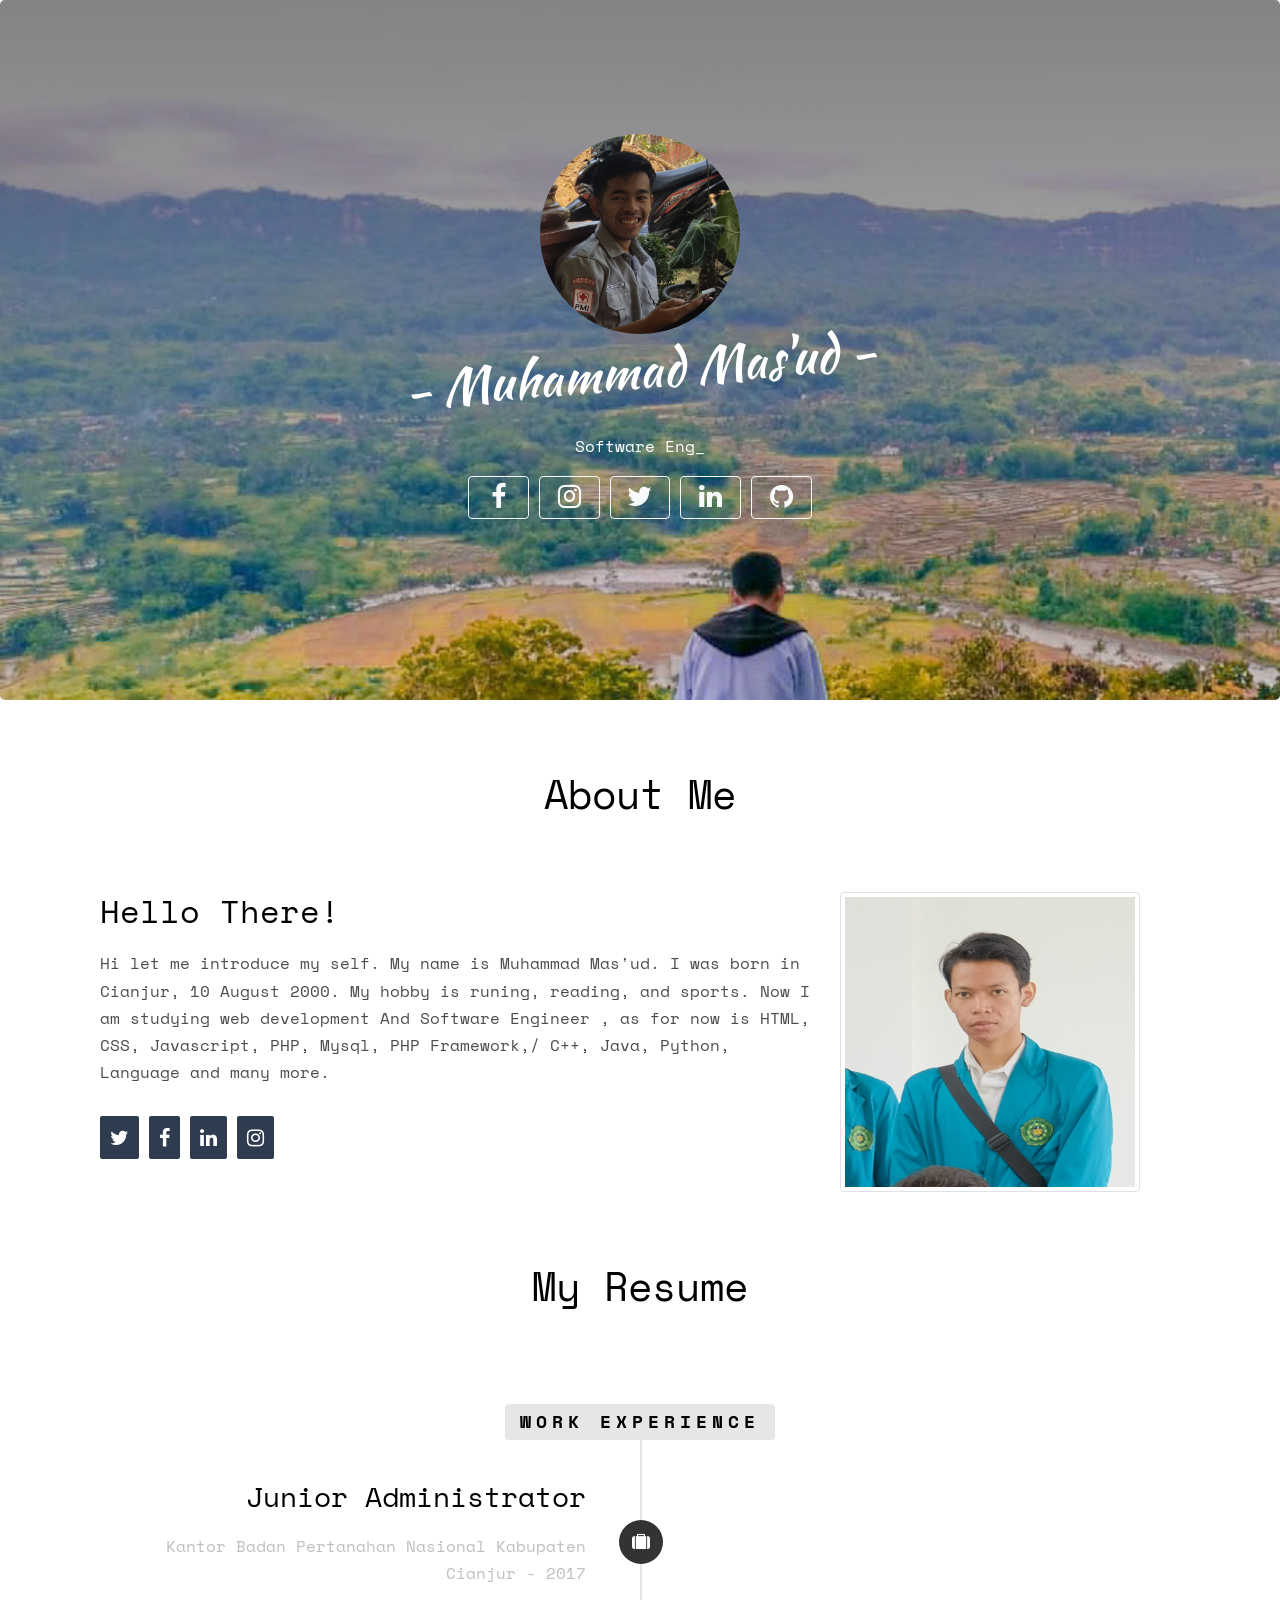
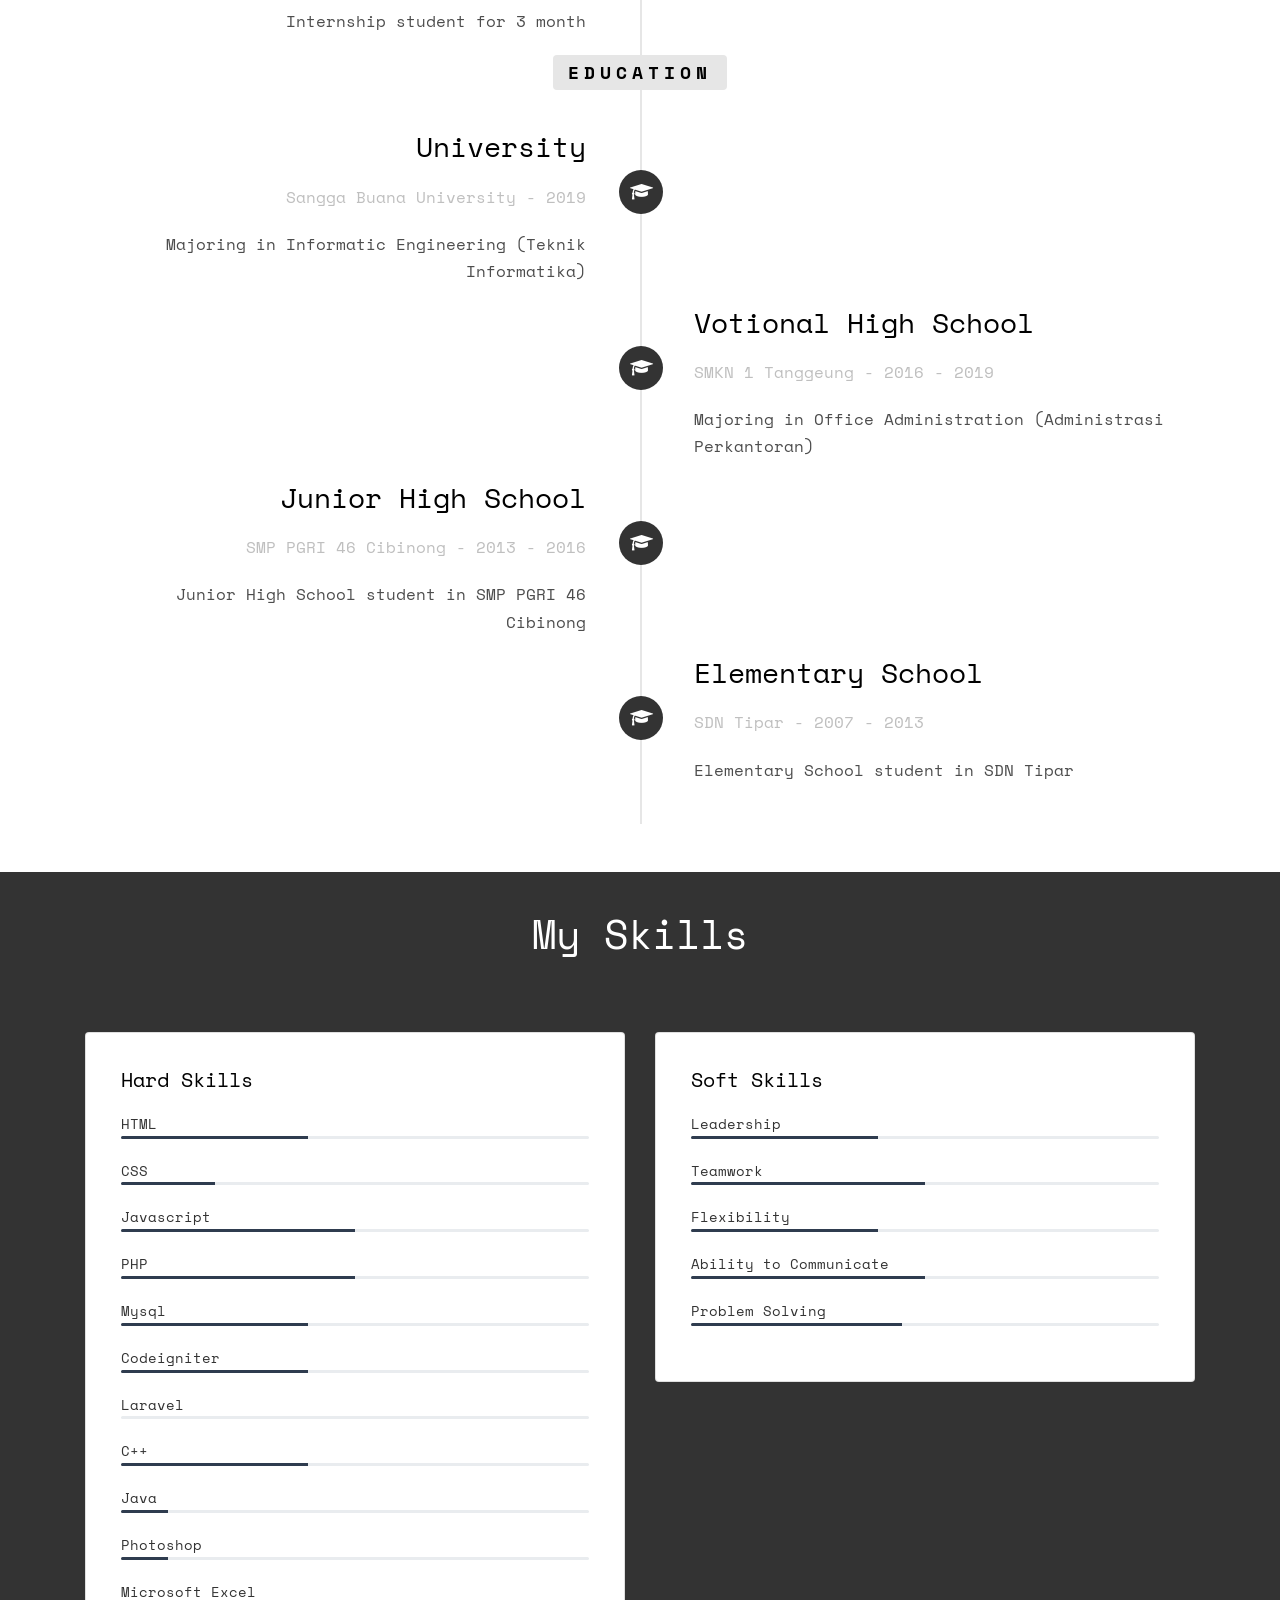
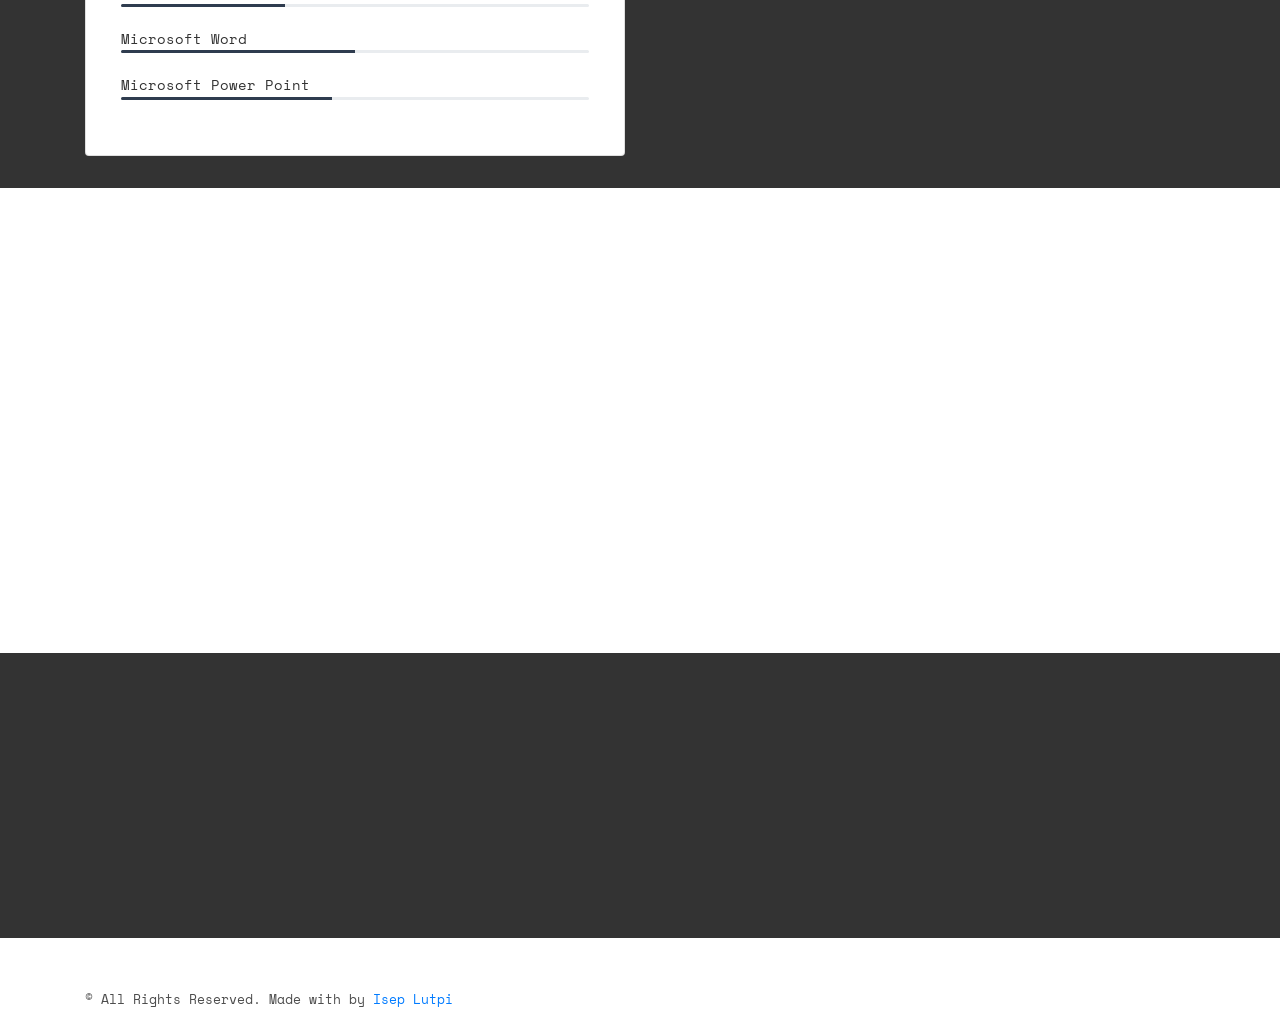
<file: v1/index.html>
<!DOCTYPE html>
</body>

</html>
<html>

<head>
    <meta charset="utf-8">
    <meta http-equiv="X-UA-Compatible" content="IE=edge">
    <meta name="viewport" content="width=device-width,initial-scale=1">
    <title>Muhammad Mas'ud</title>
    <meta name="description" content="Muhammad Mas'ud" />
    <meta name="keywords" content="Muhammad Mas'ud" />
    <meta name="author" content="Muhammad Mas'ud" />
    <link rel="shortcut icon" href="assets/icon/favicon.ico">
    <link rel="apple-touch-icon" sizes="57x57" href="assets/icon/apple-icon-57x57.png">
    <link rel="apple-touch-icon" sizes="60x60" href="assets/icon/apple-icon-60x60.png">
    <link rel="apple-touch-icon" sizes="72x72" href="assets/icon/apple-icon-72x72.png">
    <link rel="apple-touch-icon" sizes="76x76" href="assets/icon/apple-icon-76x76.png">
    <link rel="apple-touch-icon" sizes="114x114" href="assets/icon/apple-icon-114x114.png">
    <link rel="apple-touch-icon" sizes="120x120" href="assets/icon/apple-icon-120x120.png">
    <link rel="apple-touch-icon" sizes="144x144" href="assets/icon/apple-icon-144x144.png">
    <link rel="apple-touch-icon" sizes="152x152" href="assets/icon/apple-icon-152x152.png">
    <link rel="apple-touch-icon" sizes="180x180" href="assets/icon/apple-icon-180x180.png">
    <link rel="icon" type="image/png" sizes="192x192" href="assets/icon/android-icon-192x192.png">
    <link rel="icon" type="image/png" sizes="32x32" href="assets/icon/favicon-32x32.png">
    <link rel="icon" type="image/png" sizes="96x96" href="assets/icon/favicon-96x96.png">
    <link rel="icon" type="image/png" sizes="16x16" href="assets/icon/favicon-16x16.png">
    <link rel="manifest" href="assets/icon/manifest.json">
    <meta name="msapplication-TileColor" content="#ffffff">
    <meta name="msapplication-TileImage" content="assets/icon/ms-icon-144x144.png">
    <meta name="theme-color" content="#0043FF">

    <!-- Facebook and Twitter integration -->
    <meta property="og:url" content="https://muhammadelta11.github.io/companyprofile/" />
    <meta property="og:type" content="Protofoio" />
    <meta property="og:title" content="Muhammad Mas'ud" />
    <meta property="og:description" content="Muhammad Mas'ud" />
    <meta property="og:image" content="assets/images/bg-2.jpg" />

    <meta name="twitter:title" content="Muhammad Mas'ud" />
    <meta name="twitter:image" content="assets/images/bg-2.jpg" />
    <meta name="twitter:url" content="https://muhammadelta11.github.io/companyprofile/" />
    <meta name="twitter:card" content="" />

    <link rel="stylesheet" href="assets/css/bootstrap.min.css">
    <link rel="stylesheet" href="assets/css/style.css">
    <link rel="stylesheet" href="assets/font-awesome/css/font-awesome.css">
    <link rel="stylesheet" href="https://fonts.googleapis.com/css?family=Kaushan+Script|Space+Mono">

    <!-- Animate.css -->
    <link rel="stylesheet" href="css/animate.css">

    <!-- Modernizr JS -->
    <script src="js/modernizr-2.6.2.min.js"></script>
</head>

<body>
    <div class="jumbotron text-center">
        <div class="profile display-tc js-fullheight animate-box" style="margin-top: 70px;">
            <a href="" class="lightbox"><img src="assets/images/avatar.jpg" alt="" class="img-fluid rounded-circle "
                     style="width: 200px; height: 200px; background-size: cover;"></a><br>
            <div class="display-tc">
                <h1><span>- Muhammad Mas'ud -</span></h1>
                <h3><span id="typed5"></span></h3>
            </div>
            <div class="animated fadeInRight">
                <a href="https://www.facebook.com/iseplutpinur7" class="btn btn-outline-light" target="_blank"><i
                       class="fa fa-facebook fa-fw" style="font-size: 27px;"></i></a>
                <a href="https://www.instagram.com/iseplutpinur" class="btn btn-outline-light" target="_blank"><i
                       class="fa fa-instagram fa-fw" style="font-size: 27px;"></i></a>
                <a href="https://www.twitter.com/ISEPLN71" class="btn btn-outline-light" target="_blank"><i
                       class="fa fa-twitter fa-fw" style="font-size: 27px;"></i></a>
                <a href="https://www.linkedin.com/in/iseplutpinur" class="btn btn-outline-light" target="_blank"><i
                       class="fa fa-linkedin fa-fw" style="font-size: 27px;"></i></a>
                <a href="https://github.com/iseplutpinur" class="btn btn-outline-light" target="_blank"><i
                       class="fa fa-github fa-fw" style="font-size: 27px;"></i></a>
            </div>
        </div>
    </div>
    <div class="container">
        <div class="col-sm-12">
            <div id="fh5co-about" class="animate-box">
                <div class="row">
                    <div class="col-md-12 col-md-offset-2 text-center fh5co-heading">
                        <h2>About Me</h2>
                    </div>
                </div>
                <div class="row">
                    <div class="col-md-8">
                        <h2>Hello There!</h2>
                        <p>
                            Hi let me introduce my self. My name is Muhammad Mas'ud. I was born in Cianjur, 10 August
                            2000. My hobby is runing, reading, and sports. Now I am studying web development And
                            Software Engineer , as for now is HTML, CSS, Javascript, PHP, Mysql, PHP Framework,/ C++,
                            Java, Python, Language and many more.
                        </p>
                        <ul class="fh5co-social-icons">
                            <li><a href="https://www.twitter.com/ISEPLN71"><i class="fa fa-twitter"></i></a></li>
                            <li><a href="https://www.facebook.com/iseplutpinur7"><i class="fa fa-facebook"></i></a></li>
                            <li><a href="https://www.linkedin.com/in/iseplutpi/"><i class="fa fa-linkedin"></i></a></li>
                            <li><a href="https://www.instagram.com/iseplutpinur"><i class="fa fa-instagram"></i></a>
                            </li>
                        </ul>
                        <br>
                    </div>
                    <div class="col-md-4">
                        <a href="#" class="lightbox"><img src="assets/images/avatar2.jpg" alt=""
                                 class="img-fluid img-thumbnail "
                                 style="width: 300px; height: 300px; background-size: cover;"></a><br>
                    </div>
                </div>
            </div>

            <div id="fh5co-resume" class="fh5co-bg-color">
                <div class="row animate-box">
                    <div class="col-md-12 col-md-offset-2 text-center fh5co-heading">
                        <h2>My Resume</h2>
                    </div>
                </div>
                <div class="row">
                    <div class="col-md-12 col-md-offset-0">
                        <ul class="timeline">
                            <li class="timeline-heading text-center animate-box">
                                <div>
                                    <h3>Work Experience</h3>
                                </div>
                            </li>
                            <li class="timeline-unverted animate-box">
                                <div class="timeline-badge"><i class="fa fa-suitcase"></i></div>
                                <div class="timeline-panel">
                                    <div class="timeline-heading">
                                        <h3 class="timeline-title">Junior Administrator</h3>
                                        <span class="company">Kantor Badan Pertanahan Nasional Kabupaten Cianjur -
                                            2017</span>
                                    </div>
                                    <div class="timeline-body">
                                        <p>Internship student for 3 month</p>
                                    </div>
                                </div>
                            </li>
                            <li class="timeline-heading text-center animate-box">
                                <div>
                                    <h3>Education</h3>
                                </div>
                            </li>
                            <li class="timeline-unverted animate-box">
                                <div class="timeline-badge"><i class="fa fa-graduation-cap"></i></div>
                                <div class="timeline-panel">
                                    <div class="timeline-heading">
                                        <h3 class="timeline-title">University</h3>
                                        <span class="company">Sangga Buana University - 2019</span>
                                    </div>
                                    <div class="timeline-body">
                                        <p>
                                            Majoring in Informatic Engineering (Teknik Informatika)
                                        </p>
                                    </div>
                                </div>
                            </li>
                            <li class="timeline-inverted animate-box">
                                <div class="timeline-badge"><i class="fa fa-graduation-cap"></i></div>
                                <div class="timeline-panel">
                                    <div class="timeline-heading">
                                        <h3 class="timeline-title">Votional High School</h3>
                                        <span class="company">SMKN 1 Tanggeung - 2016 - 2019</span>
                                    </div>
                                    <div class="timeline-body">
                                        <p>
                                            Majoring in Office Administration (Administrasi Perkantoran)
                                        </p>
                                    </div>
                                </div>
                            </li>
                            <li class="animate-box timeline-unverted">
                                <div class="timeline-badge"><i class="fa fa-graduation-cap"></i></div>
                                <div class="timeline-panel">
                                    <div class="timeline-heading">
                                        <h3 class="timeline-title">Junior High School</h3>
                                        <span class="company">SMP PGRI 46 Cibinong - 2013 - 2016</span>
                                    </div>
                                    <div class="timeline-body">
                                        <p>
                                            Junior High School student in SMP PGRI 46 Cibinong
                                        </p>
                                    </div>
                                </div>
                            </li>
                            <li class="timeline-inverted animate-box">
                                <div class="timeline-badge"><i class="fa fa-graduation-cap"></i></div>
                                <div class="timeline-panel">
                                    <div class="timeline-heading">
                                        <h3 class="timeline-title">Elementary School</h3>
                                        <span class="company">SDN Tipar - 2007 - 2013</span>
                                    </div>
                                    <div class="timeline-body">
                                        <p>
                                            Elementary School student in SDN Tipar
                                        </p>
                                    </div>
                                </div>
                            </li>
                        </ul>
                    </div>
                </div>
            </div>
        </div>
    </div>

    <!-- My Services ================================================== -->
    <div id="fh5co-features" class="animate-box " style="display: none;">
        <div class="container">
            <div class="services-padding">
                <div class="row">
                    <div class="col-md-12 col-md-offset-2 text-center fh5co-heading">
                        <h2>My Services</h2>
                    </div>
                </div>
                <div class="row">
                    <div class="col-md-4 text-center">
                        <div class="feature-left">
                            <span class="icon">
                                <i class="fa fa-users"></i>
                            </span>
                            <div class="feature-copy">
                                <h3>Software Programing</h3>
                                <p></p>
                            </div>
                        </div>
                    </div>

                    <div class="col-md-4 text-center">

                        <div class="feature-left">
                            <span class="icon">
                                <i class="fa fa-globe"></i>
                            </span>
                            <div class="feature-copy">
                                <h3>Web Development</h3>
                                <p></p>
                            </div>
                        </div>

                    </div>

                    <div class="col-md-4 text-center">
                        <div class="feature-left">
                            <span class="icon">
                                <i class="fa fa-mobile"></i>
                            </span>
                            <div class="feature-copy">
                                <h3>Support</h3>
                                <p></p>
                            </div>
                        </div>
                    </div>
                </div>
            </div>
        </div>
    </div>
    <!-- Work ========================================================= -->
    <div id="fh5co-work" class="" style="display: none;">
        <div class="container">
            <div class="row animate-box">
                <div class="col-md-12 col-md-offset-2 text-center fh5co-heading">
                    <h2>Work</h2>
                </div>
            </div>
            <div class="row">
                <div class="col-md-4 text-center col-padding animate-box">
                    <a href="#" class="work" style="background-image: url(assets/images/bg-6.jpg);">
                        <div class="desc">
                            <h3>Maintenance Sistem Informasi Manajemen Rumah Sakit</h3>
                            <span>Yii</span>
                        </div>
                    </a>
                </div>
                <div class="col-md-4 text-center col-padding animate-box">
                    <a href="#" class="work" style="background-image: url(assets/images/visit-dokter.png);">
                        <div class="desc">
                            <h3>Visit Dokter</h3>
                            <span>Laravel</span>
                        </div>
                    </a>
                </div>
                <div class="col-md-4 text-center col-padding animate-box">
                    <a href="#" class="work" style="background-image: url(assets/images/bg-7.jpg);">
                        <div class="desc">
                            <h3>Training Center</h3>
                            <span>CodeIgniter</span>
                        </div>
                    </a>
                </div>
                <div class="col-md-4 text-center col-padding animate-box">
                    <a href="#" class="work" style="background-image: url(assets/images/bg-8.jpg);">
                        <div class="desc">
                            <h3>Learning Management System</h3>
                            <span>CodeIgniter</span>
                        </div>
                    </a>
                </div>
                <div class="col-md-4 text-center col-padding animate-box">
                    <a href="https://github.com/iseplutpi" class="work"
                       style="background-image: url(assets/images/github.png);">
                        <div class="desc">
                            <h3>My Github Account</h3>
                            <span>Github</span>
                        </div>
                    </a>
                </div>
            </div>
        </div>
    </div>

    <!-- Skill ======================================================== -->
    <div id="fh5co-skills" class="animate-box">
        <div class="container">
            <div class="row">
                <div class="col-md-12 col-md-offset-2 text-center fh5co-heading">
                    <h2 style="color: #fff">My Skills</h2>
                </div>
            </div>
            <div class="row">
                <div class="col-sm-6">
                    <div class="skill card animated slideInLeft">
                        <h5>Hard Skills</h5>
                        <span class="title-skill">HTML</span>
                        <div class="progress">
                            <div class="progress-bar" role="progressbar" aria-valuenow="0"
                                 aria-valuemin="0" aria-valuemax="100" style="width:40%; ">
                            </div>
                        </div>
                        <span class="title-skill">CSS</span>
                        <div class="progress">
                            <div class="progress-bar" role="progressbar" aria-valuenow="80"
                                 aria-valuemin="0" aria-valuemax="100" style="width:20%; ">
                            </div>
                        </div>
                        <span class="title-skill">Javascript</span>
                        <div class="progress">
                            <div class="progress-bar" role="progressbar" aria-valuenow="60"
                                 aria-valuemin="0" aria-valuemax="100" style="width:50%; ">
                            </div>
                        </div>
                        <span class="title-skill">PHP</span>
                        <div class="progress">
                            <div class="progress-bar" role="progressbar" aria-valuenow="75"
                                 aria-valuemin="0" aria-valuemax="100" style="width:50%; ">
                            </div>
                        </div>
                        <span class="title-skill">Mysql</span>
                        <div class="progress">
                            <div class="progress-bar" role="progressbar" aria-valuenow="75"
                                 aria-valuemin="0" aria-valuemax="100" style="width:40%; ">
                            </div>
                        </div>
                        <span class="title-skill">Codeigniter</span>
                        <div class="progress">
                            <div class="progress-bar" role="progressbar" aria-valuenow="60"
                                 aria-valuemin="0" aria-valuemax="100" style="width:40%; ">
                            </div>
                        </div>
                        <span class="title-skill">Laravel</span>
                        <div class="progress">
                            <div class="progress-bar" role="progressbar" aria-valuenow="40"
                                 aria-valuemin="0" aria-valuemax="100" style="width:0%; ">
                            </div>
                        </div>
                        <span class="title-skill">C++</span>
                        <div class="progress">
                            <div class="progress-bar" role="progressbar" aria-valuenow="40"
                                 aria-valuemin="0" aria-valuemax="100" style="width:40%; ">
                            </div>
                        </div>
                        <span class="title-skill">Java</span>
                        <div class="progress">
                            <div class="progress-bar" role="progressbar" aria-valuenow="40"
                                 aria-valuemin="0" aria-valuemax="100" style="width:10%; ">
                            </div>
                        </div>
                        <span class="title-skill">Photoshop</span>
                        <div class="progress">
                            <div class="progress-bar" role="progressbar" aria-valuenow="40"
                                 aria-valuemin="0" aria-valuemax="100" style="width:10%; ">
                            </div>
                        </div>
                        <span class="title-skill">Microsoft Excel</span>
                        <div class="progress">
                            <div class="progress-bar" role="progressbar" aria-valuenow="40"
                                 aria-valuemin="0" aria-valuemax="100" style="width:35%; ">
                            </div>
                        </div>
                        <span class="title-skill">Microsoft Word</span>
                        <div class="progress">
                            <div class="progress-bar" role="progressbar" aria-valuenow="40"
                                 aria-valuemin="0" aria-valuemax="100" style="width:50%; ">
                            </div>
                        </div>
                        <span class="title-skill">Microsoft Power Point</span>
                        <div class="progress">
                            <div class="progress-bar" role="progressbar" aria-valuenow="40"
                                 aria-valuemin="0" aria-valuemax="100" style="width:45%; ">
                            </div>
                        </div>
                    </div>
                </div>
                <div class="col-sm-6">
                    <div class="skill card animated slideInRight">
                        <h5>Soft Skills</h5>
                        <span class="title-skill">Leadership</span>
                        <div class="progress">
                            <div class="progress-bar" role="progressbar" aria-valuenow="70"
                                 aria-valuemin="0" aria-valuemax="100" style="width:40%; ">
                            </div>
                        </div>
                        <span class="title-skill">Teamwork</span>
                        <div class="progress">
                            <div class="progress-bar" role="progressbar" aria-valuenow="75"
                                 aria-valuemin="0" aria-valuemax="100" style="width:50%; ">
                            </div>
                        </div>
                        <span class="title-skill">Flexibility</span>
                        <div class="progress">
                            <div class="progress-bar" role="progressbar" aria-valuenow="60"
                                 aria-valuemin="0" aria-valuemax="100" style="width:40%; ">
                            </div>
                        </div>
                        <span class="title-skill">Ability to Communicate</span>
                        <div class="progress">
                            <div class="progress-bar" role="progressbar" aria-valuenow="75"
                                 aria-valuemin="0" aria-valuemax="100" style="width:50%; ">
                            </div>
                        </div>
                        <span class="title-skill">Problem Solving</span>
                        <div class="progress">
                            <div class="progress-bar" role="progressbar" aria-valuenow="75"
                                 aria-valuemin="0" aria-valuemax="100" style="width:45%; ">
                            </div>
                        </div>
                    </div>
                </div>
            </div>
        </div>
    </div>

    <div id="fh5co-blog" class="animate-box">
        <div class="container">
            <div class="row animate-box">
                <div class="col-md-12 col-md-offset-2 text-center fh5co-heading">
                    <h2>Quotes</h2>
                    <p id="quotesMain"></p>
                </div>
            </div>
        </div>
    </div>

    <div id="fh5co-started" class="fh5co-bg-dark">
        <div class="overlay"></div>
        <div class="container">
            <div class="row animate-box">
                <div class="col-md-12 col-md-offset-2 text-center fh5co-heading">
                    <h2>Contact Me!</h2>
                    <p>If you need help or build relationship wih me, please contact me.</p>
                    <p><a href="http://api.whatsapp.com/send?phone=+6285798132505&text=Hi"
                           class="btn btn-default">Whatsapp now</a></p>
                </div>
            </div>
        </div>
    </div>

    <div id="fh5co-footer" style="padding-bottom: 0;">
        <div class="container">
            <div class="row">
                <div class="col-md-12">
                    <p style="font-size: 13px;">&copy; All Rights Reserved. <span class=""
                              style="font-weight: 500;">Made with by <a href="https://github.com/iseplutpinur">Isep
                                Lutpi</a> </span></p>
                </div>
            </div>
        </div>
    </div>

    <div class="gototop js-top">
        <a href="#" class="js-gotop"><i class="fa fa-arrow-up"></i></a>
    </div>

    <!-- jQuery -->
    <script src="js/jquery.min.js"></script>

    <!-- jQuery Easing -->
    <script src="js/jquery.easing.1.3.js"></script>

    <!-- Bootstrap -->
    <script src="js/bootstrap.min.js"></script>

    <!-- Waypoints -->
    <script src="js/jquery.waypoints.min.js"></script>

    <!-- Stellar Parallax -->
    <script src="js/jquery.stellar.min.js"></script>

    <!-- Easy PieChart -->
    <script src="js/jquery.easypiechart.min.js"></script>

    <!-- Main -->
    <script src="js/main.js"></script>

    <script src="js/typed.min.js"></script>

    <script language="JavaScript" src="js/kata.js"></script>
    <script>
        var typed5 = new Typed('#typed5', {
            strings: ['Software Engineer'],
            typeSpeed: 100,
            backSpeed: 60,
            cursorChar: '_',
            shuffle: true,
            smartBackspace: false,
            loop: true
        });
    </script>
</body>

</html>
</file>
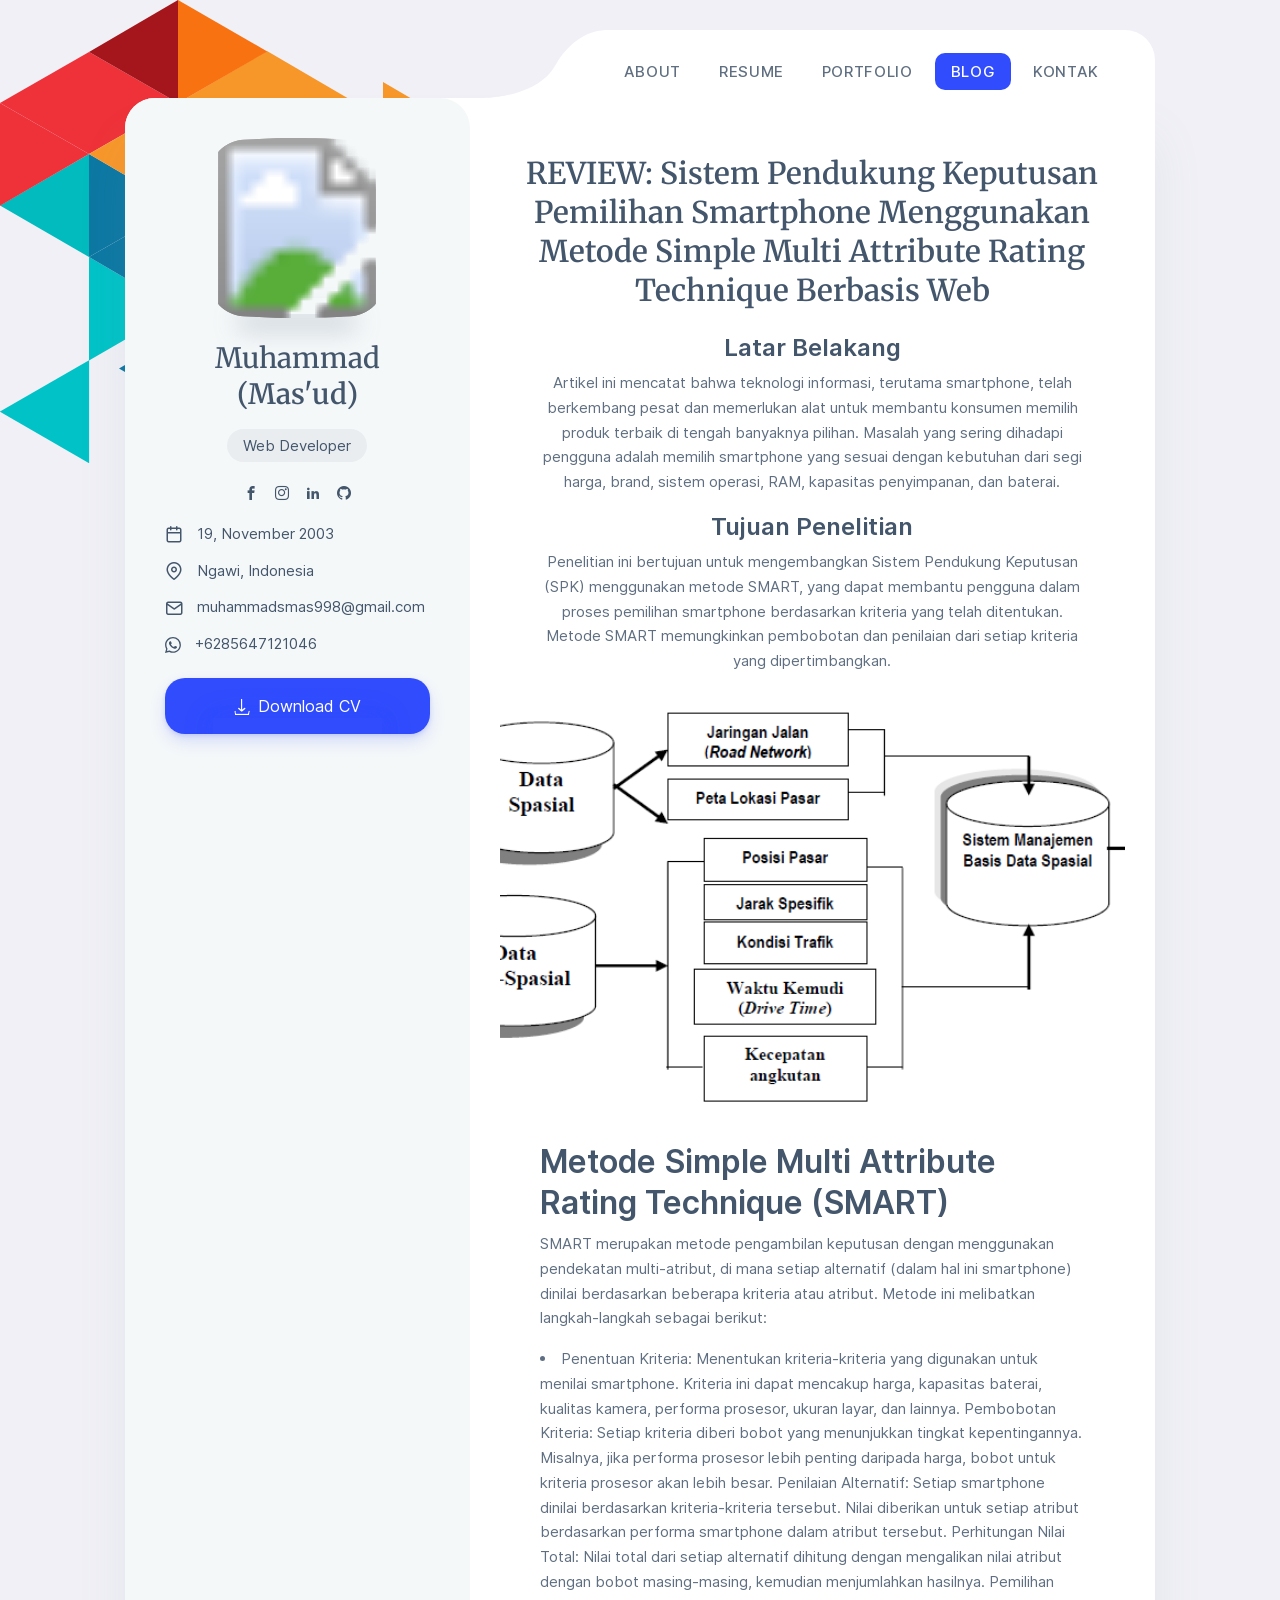
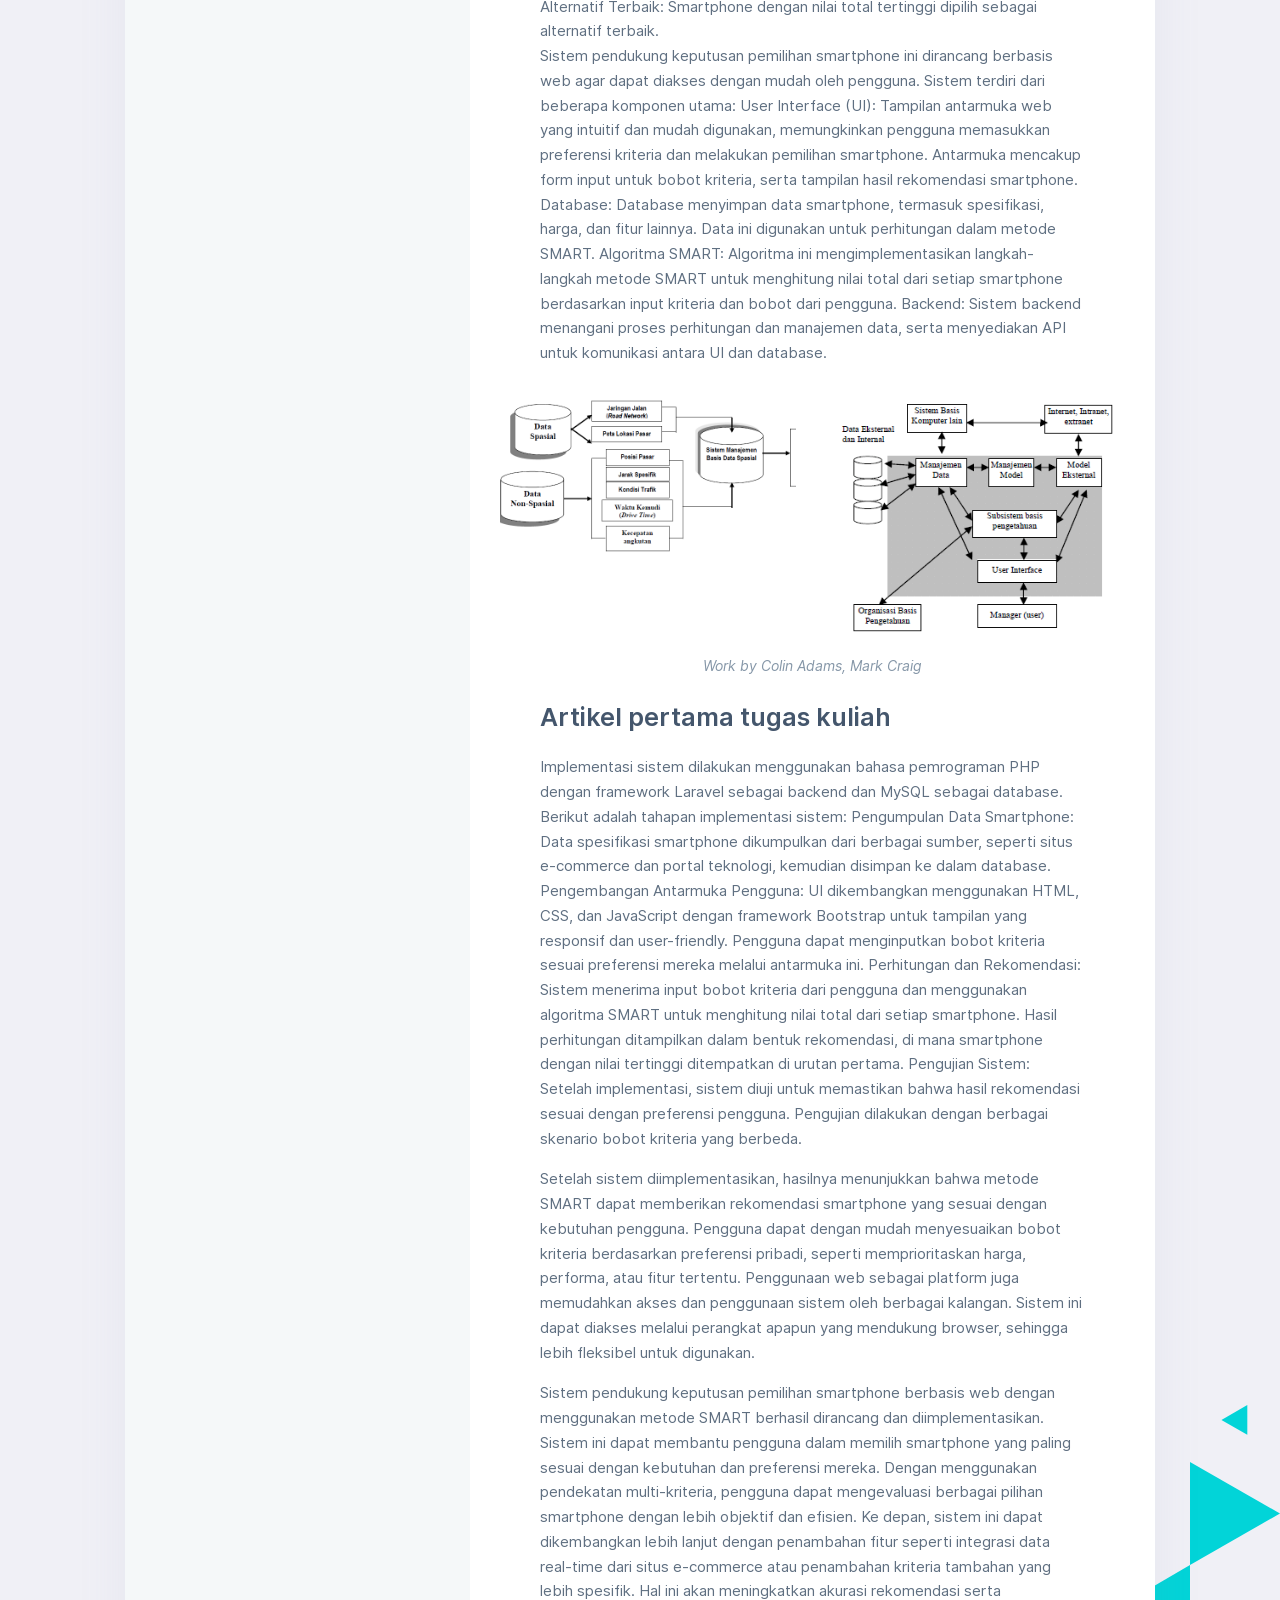
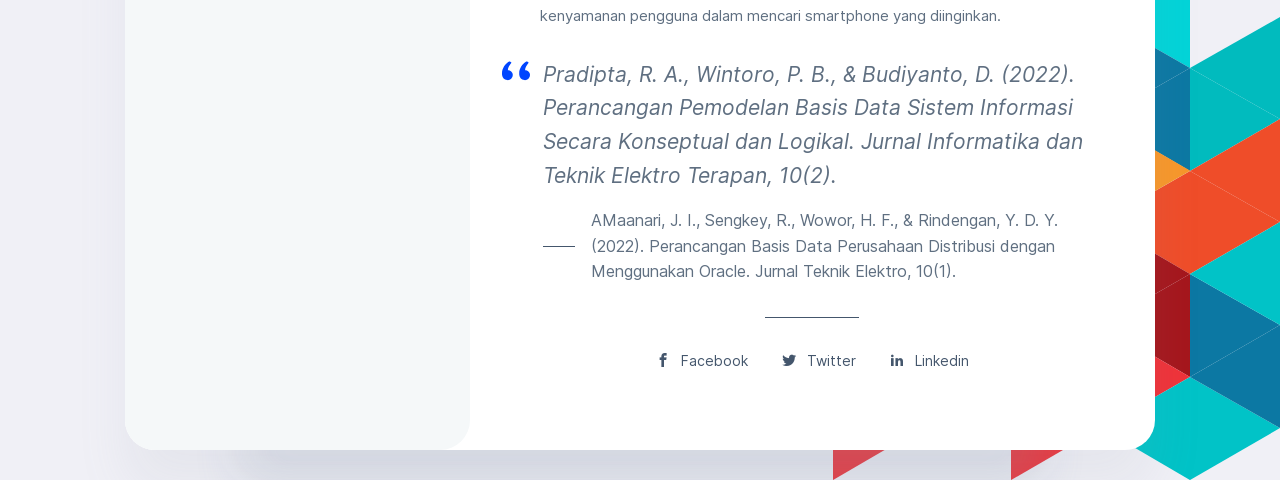
<file: artikel-1.html>
<!DOCTYPE html>
<html lang="en">

<head>
	<meta charset="utf-8" />
	<title>Muhammad Mas'ud - Post</title>

	<!-- Meta Data -->
	<meta http-equiv="X-UA-Compatible" content="IE=edge">
	<meta name="viewport" content="width=device-width, initial-scale=1, shrink-to-fit=no">
	<meta name="format-detection" content="telephone=no" />
	<meta name="format-detection" content="address=no" />
	<meta name="author" content="Muhammad Mas'ud" />
	<meta name="description" content="Muhammad Mas'ud" />

	<!-- Twitter data -->
	<meta name="twitter:card" content="summary_large_image">
	<meta name="twitter:site" content="@iseplutpinur7">
	<meta name="twitter:title" content="Muhammad Mas'ud">
	<meta name="twitter:description" content="Muhammad Mas'ud">
	<meta name="twitter:image" content="./assets/images/social.html">

	<!-- Open Graph data -->
	<meta property="og:title" content="Muhammad Mas'ud" />
	<meta property="og:type" content="website" />
	<meta property="og:url" content="https://iseplutpi.site" />
	<meta property="og:image" content="./assets/images/social.html" />
	<meta property="og:description" content="Muhammad Mas'ud" />
	<meta property="og:site_name" content="Muhammad Mas'ud" />

	<!-- Favicons -->
	<link rel="apple-touch-icon" sizes="57x57" href="./assets/favicon/apple-icon-57x57.png">
	<link rel="apple-touch-icon" sizes="60x60" href="./assets/favicon/apple-icon-60x60.png">
	<link rel="apple-touch-icon" sizes="72x72" href="./assets/favicon/apple-icon-72x72.png">
	<link rel="apple-touch-icon" sizes="76x76" href="./assets/favicon/apple-icon-76x76.png">
	<link rel="apple-touch-icon" sizes="114x114" href="./assets/favicon/apple-icon-114x114.png">
	<link rel="apple-touch-icon" sizes="120x120" href="./assets/favicon/apple-icon-120x120.png">
	<link rel="apple-touch-icon" sizes="144x144" href="./assets/favicon/apple-icon-144x144.png">
	<link rel="apple-touch-icon" sizes="152x152" href="./assets/favicon/apple-icon-152x152.png">
	<link rel="apple-touch-icon" sizes="180x180" href="./assets/favicon/apple-icon-180x180.png">
	<link rel="icon" type="image/png" sizes="192x192" href="./assets/favicon/android-icon-192x192.png">
	<link rel="icon" type="image/png" sizes="32x32" href="./assets/favicon/favicon-32x32.png">
	<link rel="icon" type="image/png" sizes="96x96" href="./assets/favicon/favicon-96x96.png">
	<link rel="icon" type="image/png" sizes="16x16" href="./assets/favicon/favicon-16x16.png">
	<link rel="manifest" href="./assets/favicon/manifest.json">
	<meta name="msapplication-TileColor" content="#ffffff">
	<meta name="msapplication-TileImage" content="./assets/favicon/ms-icon-144x144.png">
	<meta name="theme-color" content="#0043FF">
	<link rel="shortcut icon" href="./assets/favicon/favicon-16x16.png" type="image/png">

	<!-- Styles -->
	<link rel="stylesheet" type="text/css" href="./assets/styles/style.css" />
	<link rel="stylesheet" type="text/css" href="./assets/demo/style-demo.css" />

</head>

<body class="bg-triangles-2 full-page">
	<!-- Preloader -->
	<div class="preloader">
		<div class="preloader__wrap">
			<svg class="spinner-container" viewBox="0 0 52 52">
				<circle class="path" cx="26px" cy="26px" r="20px" fill="none" stroke-width="4px" />
			</svg>
			<div class="preloader__progress"><span></span></div>
		</div>
	</div>

	<main class="main">
		<!-- Menu -->
		<div class="circle-menu">
			<div class="hamburger">
				<div class="line"></div>
				<div class="line"></div>
				<div class="line"></div>
				<div class="hamburger__text">MENU</div>
			</div>
		</div>

		<div class="nav-wrap">
			<ul class="nav">
				<li class="nav__item"><a href="https://muhammadelta11.github.io/companyprofile/">About</a></li>
				<li class="nav__item"><a href="https://muhammadelta11.github.io/companyprofile//resume.html">Resume</a></li>
				<li class="nav__item"><a href="https://muhammadelta11.github.io/companyprofile//portfolio.html">Portfolio</a></li>
				<li class="nav__item"><a class="active" href="https://muhammadelta11.github.io/companyprofile//blog.html">Blog</a></li>
				<li class="nav__item"><a href="https://muhammadelta11.github.io/companyprofile//contact.html">Kontak</a></li>
			</ul>
		</div>

		<div class="wrapper sticky-parent">
			<!-- Sidebar -->
			<aside class="sidebar">
				<div class="sticky-column">

				</div>
			</aside>

			<!-- Content -->
			<div class="content">
				<!-- Post -->
				<div class="pb-3">
					<header class="header-post">
						<h1 class="title title--h1">REVIEW: Sistem Pendukung Keputusan Pemilihan Smartphone Menggunakan Metode Simple Multi Attribute Rating Technique Berbasis Web</h1>
						<div class="caption-post">
							<H4>Latar Belakang</H4>
							<p>Artikel ini mencatat bahwa teknologi informasi, terutama smartphone, telah berkembang pesat dan memerlukan alat untuk membantu konsumen memilih produk terbaik di tengah banyaknya pilihan. Masalah yang sering dihadapi pengguna adalah memilih smartphone yang sesuai dengan kebutuhan dari segi harga, brand, sistem operasi, RAM, kapasitas penyimpanan, dan baterai.
								<br>
								<h4>Tujuan Penelitian</h4>

								Penelitian ini bertujuan untuk mengembangkan Sistem Pendukung Keputusan (SPK) menggunakan metode SMART, yang dapat membantu pengguna dalam proses pemilihan smartphone berdasarkan kriteria yang telah ditentukan. Metode SMART memungkinkan pembobotan dan penilaian dari setiap kriteria yang dipertimbangkan.</p>
						</div>
						<div class="header-post__image-wrap">
							<img class="cover lazyload" src="./assets/img/artikel1/artikel.PNG" alt="" />
						</div>
					</header>
					<div class="caption-post">
						<h2>Metode Simple Multi Attribute Rating Technique (SMART)</h2>
						<p>SMART merupakan metode pengambilan keputusan dengan menggunakan pendekatan multi-atribut, di mana setiap alternatif (dalam hal ini smartphone) dinilai berdasarkan beberapa kriteria atau atribut. Metode ini melibatkan langkah-langkah sebagai berikut:</p>
						<li>Penentuan Kriteria: Menentukan kriteria-kriteria yang digunakan untuk menilai smartphone. Kriteria ini dapat mencakup harga, kapasitas baterai, kualitas kamera, performa prosesor, ukuran layar, dan lainnya.

							Pembobotan Kriteria: Setiap kriteria diberi bobot yang menunjukkan tingkat kepentingannya. Misalnya, jika performa prosesor lebih penting daripada harga, bobot untuk kriteria prosesor akan lebih besar.
							
							Penilaian Alternatif: Setiap smartphone dinilai berdasarkan kriteria-kriteria tersebut. Nilai diberikan untuk setiap atribut berdasarkan performa smartphone dalam atribut tersebut.
							
							Perhitungan Nilai Total: Nilai total dari setiap alternatif dihitung dengan mengalikan nilai atribut dengan bobot masing-masing, kemudian menjumlahkan hasilnya.
							
							Pemilihan Alternatif Terbaik: Smartphone dengan nilai total tertinggi dipilih sebagai alternatif terbaik.
						</li>
						Sistem pendukung keputusan pemilihan smartphone ini dirancang berbasis web agar dapat diakses dengan mudah oleh pengguna. Sistem terdiri dari beberapa komponen utama:

						User Interface (UI): Tampilan antarmuka web yang intuitif dan mudah digunakan, memungkinkan pengguna memasukkan preferensi kriteria dan melakukan pemilihan smartphone. Antarmuka mencakup form input untuk bobot kriteria, serta tampilan hasil rekomendasi smartphone.

						Database: Database menyimpan data smartphone, termasuk spesifikasi, harga, dan fitur lainnya. Data ini digunakan untuk perhitungan dalam metode SMART.

						Algoritma SMART: Algoritma ini mengimplementasikan langkah-langkah metode SMART untuk menghitung nilai total dari setiap smartphone berdasarkan input kriteria dan bobot dari pengguna.

						Backend: Sistem backend menangani proses perhitungan dan manajemen data, serta menyediakan API untuk komunikasi antara UI dan database.
					</div>
					<div class="gallery-post">
						<img class="gallery-post__item cover lazyload" src="./assets/img/artikel1/artikel.PNG" data-zoom alt="" />
						<img class="gallery-post__item cover lazyload" src="./assets/img/artikel1/Components-of-SPK-Source-Turban-2001-109.png" data-zoom alt="" />
						<div class="gallery-post__caption">Work by <a href="#">Colin Adams</a>, <a href="#">Mark
								Craig</a></div>
					</div>
					<div class="caption-post">
						<h2 class="title title--h2">Artikel pertama tugas kuliah</h2>
						<p>Implementasi sistem dilakukan menggunakan bahasa pemrograman PHP dengan framework Laravel sebagai backend dan MySQL sebagai database. Berikut adalah tahapan implementasi sistem:

							Pengumpulan Data Smartphone: Data spesifikasi smartphone dikumpulkan dari berbagai sumber, seperti situs e-commerce dan portal teknologi, kemudian disimpan ke dalam database.
							
							Pengembangan Antarmuka Pengguna: UI dikembangkan menggunakan HTML, CSS, dan JavaScript dengan framework Bootstrap untuk tampilan yang responsif dan user-friendly. Pengguna dapat menginputkan bobot kriteria sesuai preferensi mereka melalui antarmuka ini.
							
							Perhitungan dan Rekomendasi: Sistem menerima input bobot kriteria dari pengguna dan menggunakan algoritma SMART untuk menghitung nilai total dari setiap smartphone. Hasil perhitungan ditampilkan dalam bentuk rekomendasi, di mana smartphone dengan nilai tertinggi ditempatkan di urutan pertama.
							
							Pengujian Sistem: Setelah implementasi, sistem diuji untuk memastikan bahwa hasil rekomendasi sesuai dengan preferensi pengguna. Pengujian dilakukan dengan berbagai skenario bobot kriteria yang berbeda.
						</p>
						<p>Setelah sistem diimplementasikan, hasilnya menunjukkan bahwa metode SMART dapat memberikan rekomendasi smartphone yang sesuai dengan kebutuhan pengguna. Pengguna dapat dengan mudah menyesuaikan bobot kriteria berdasarkan preferensi pribadi, seperti memprioritaskan harga, performa, atau fitur tertentu.

							Penggunaan web sebagai platform juga memudahkan akses dan penggunaan sistem oleh berbagai kalangan. Sistem ini dapat diakses melalui perangkat apapun yang mendukung browser, sehingga lebih fleksibel untuk digunakan.</p>
							<p>Sistem pendukung keputusan pemilihan smartphone berbasis web dengan menggunakan metode SMART berhasil dirancang dan diimplementasikan. Sistem ini dapat membantu pengguna dalam memilih smartphone yang paling sesuai dengan kebutuhan dan preferensi mereka. Dengan menggunakan pendekatan multi-kriteria, pengguna dapat mengevaluasi berbagai pilihan smartphone dengan lebih objektif dan efisien.
	
								Ke depan, sistem ini dapat dikembangkan lebih lanjut dengan penambahan fitur seperti integrasi data real-time dari situs e-commerce atau penambahan kriteria tambahan yang lebih spesifik. Hal ini akan meningkatkan akurasi rekomendasi serta kenyamanan pengguna dalam mencari smartphone yang diinginkan.</p>
						<blockquote class="block-quote">
							<p>Pradipta, R. A., Wintoro, P. B., & Budiyanto, D. (2022). Perancangan Pemodelan Basis Data Sistem Informasi Secara Konseptual dan Logikal. Jurnal Informatika dan Teknik Elektro Terapan, 10(2).
							</p>
							<span class="block-quote__author">AMaanari, J. I., Sengkey, R., Wowor, H. F., & Rindengan, Y. D. Y. (2022). Perancangan Basis Data Perusahaan Distribusi dengan Menggunakan Oracle. Jurnal Teknik Elektro, 10(1).</span>
						</blockquote>
					</div>
					<footer class="footer-post">
						<a class="footer-post__share" href="http://facebook.com/"><i
								class="font-icon icon-facebook"></i><span>Facebook</span></a>
						<a class="footer-post__share" href="http://twitter.com/"><i
								class="font-icon icon-twitter"></i><span>Twitter</span></a>
						<a class="footer-post__share" href="http://linkedin.com/"><i
								class="font-icon icon-linkedin2"></i><span>Linkedin</span></a>
					</footer>
				</div>
			</div><!-- Content End -->
		</div><!-- Wrapper End -->
	</main>

	<!-- SVG masks -->
	<svg class="svg-defs">
		<clipPath id="avatar-box">
			<path
				d="M1.85379 38.4859C2.9221 18.6653 18.6653 2.92275 38.4858 1.85453 56.0986.905299 77.2792 0 94 0c16.721 0 37.901.905299 55.514 1.85453 19.821 1.06822 35.564 16.81077 36.632 36.63137C187.095 56.0922 188 77.267 188 94c0 16.733-.905 37.908-1.854 55.514-1.068 19.821-16.811 35.563-36.632 36.631C131.901 187.095 110.721 188 94 188c-16.7208 0-37.9014-.905-55.5142-1.855-19.8205-1.068-35.5637-16.81-36.63201-36.631C.904831 131.908 0 110.733 0 94c0-16.733.904831-37.9078 1.85379-55.5141z" />
		</clipPath>
		<clipPath id="avatar-hexagon">
			<path
				d="M0 27.2891c0-4.6662 2.4889-8.976 6.52491-11.2986L31.308 1.72845c3.98-2.290382 8.8697-2.305446 12.8637-.03963l25.234 14.31558C73.4807 18.3162 76 22.6478 76 27.3426V56.684c0 4.6805-2.5041 9.0013-6.5597 11.3186L44.4317 82.2915c-3.9869 2.278-8.8765 2.278-12.8634 0L6.55974 68.0026C2.50414 65.6853 0 61.3645 0 56.684V27.2891z" />
		</clipPath>
	</svg>

	

	<!-- JavaScripts -->
	<script src="./assets/js/jquery-3.4.1.min.js"></script>
	<script src="./assets/js/plugins.min.js"></script>
	<script src="./assets/js/common.js"></script>

	<script src="./assets/demo/plugins-demo.js"></script>
	<script src="./assets/scriptv2.js"></script>
</body>

</html>
</file>
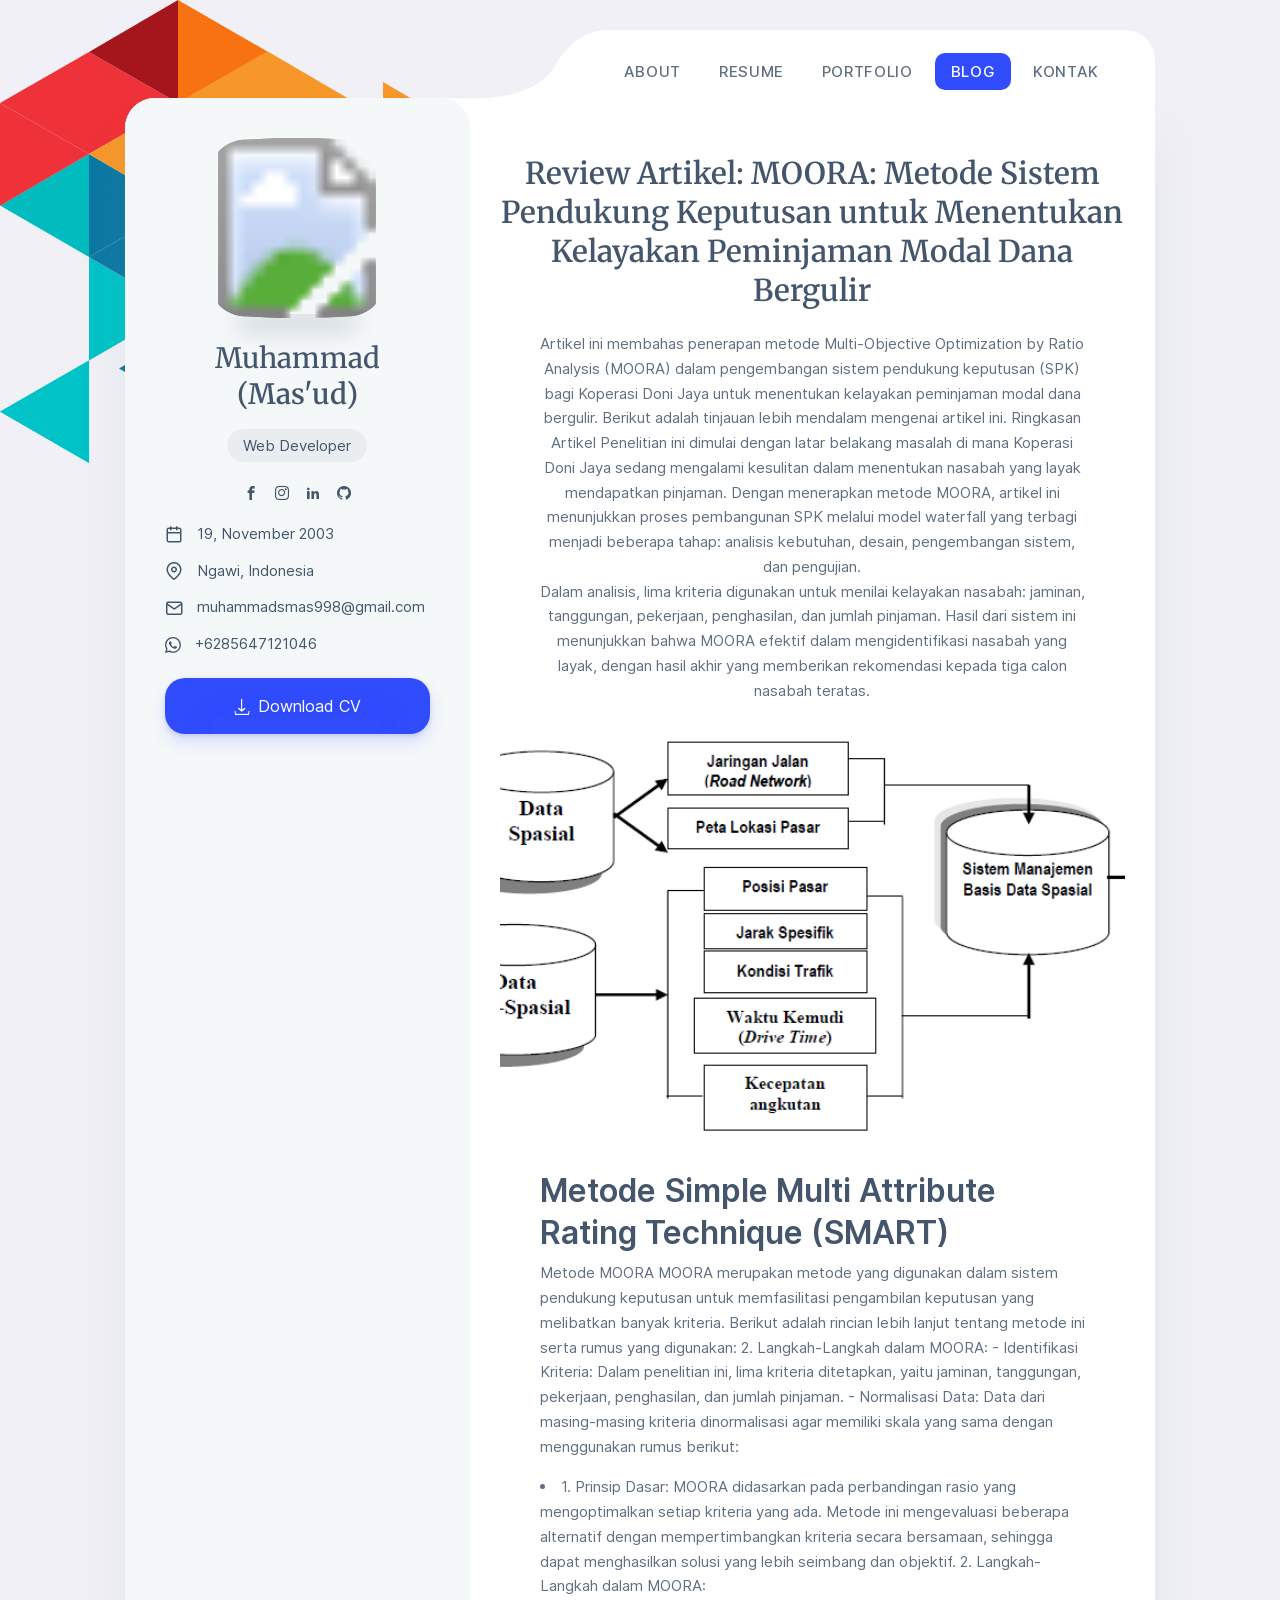
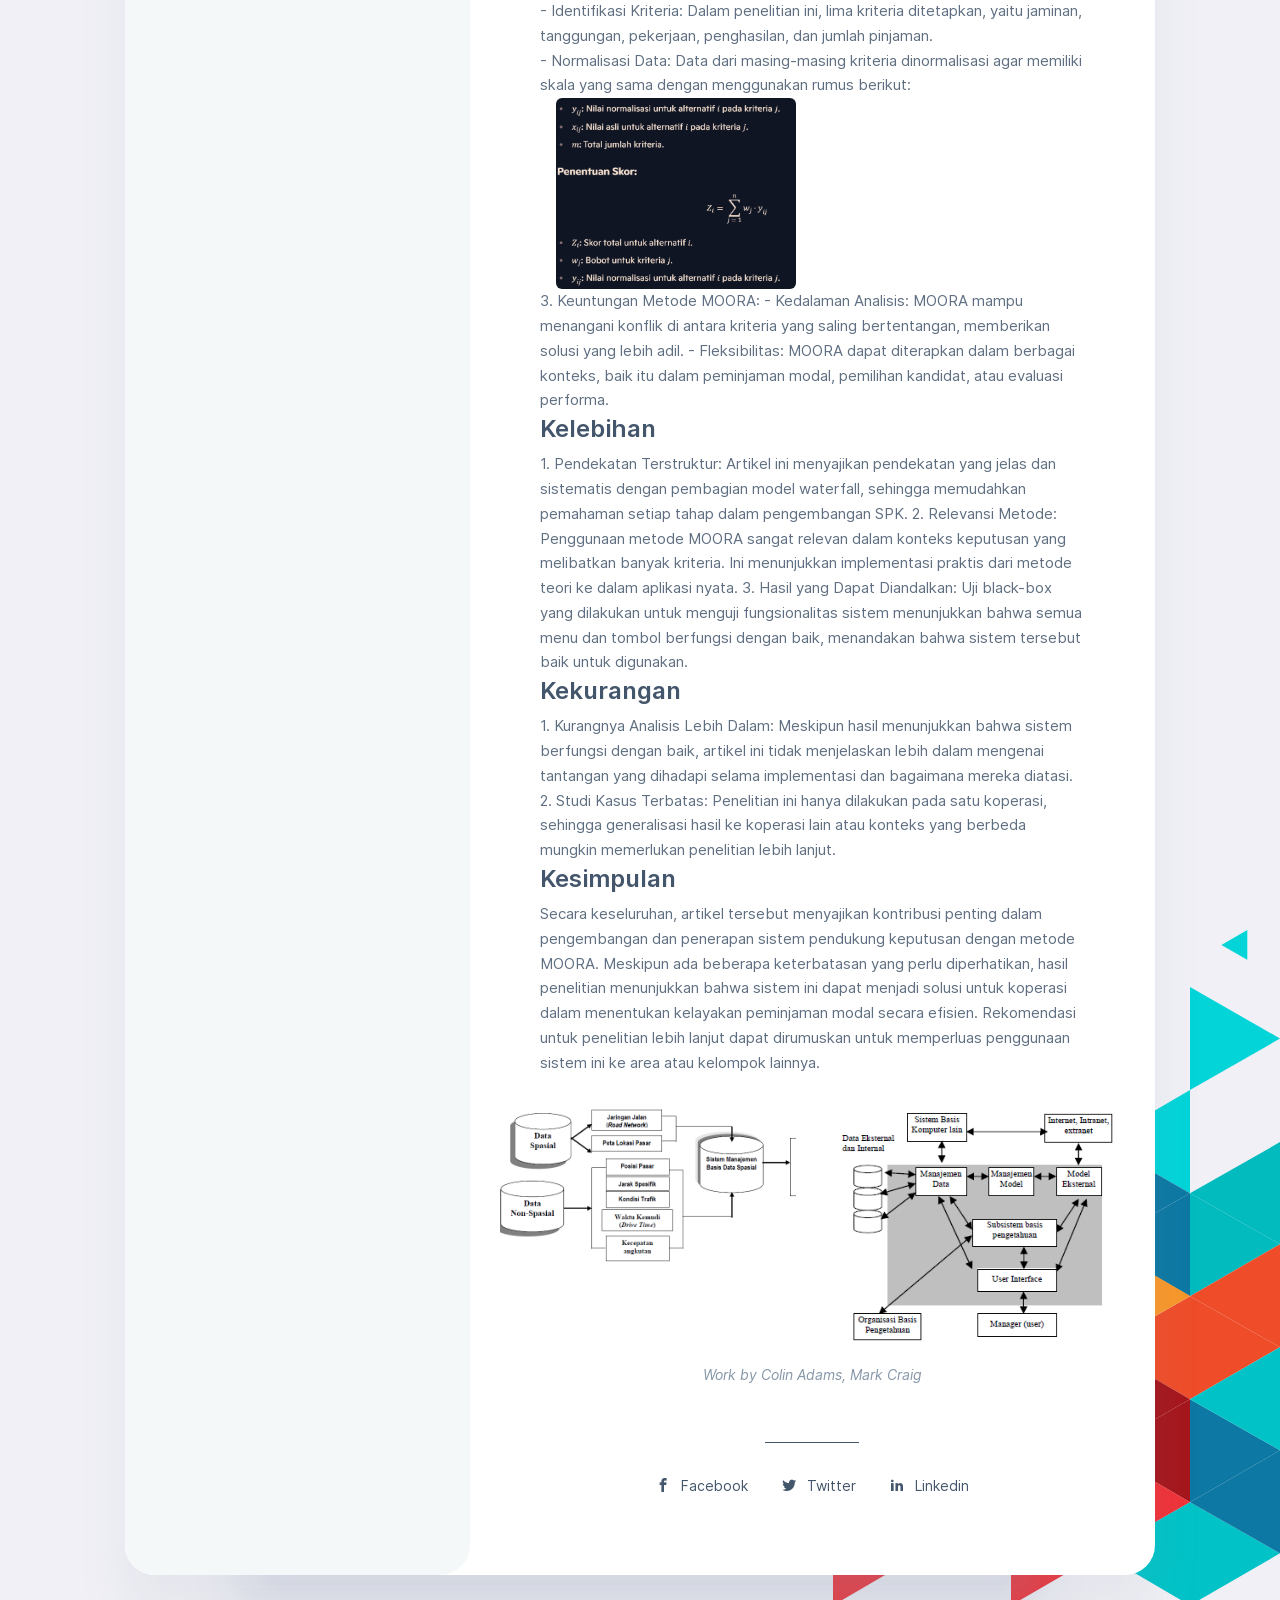
<file: artikel-2.html>
<!DOCTYPE html>
<html lang="en">

<head>
	<meta charset="utf-8" />
	<title>Muhammad Mas'ud - Post</title>

	<!-- Meta Data -->
	<meta http-equiv="X-UA-Compatible" content="IE=edge">
	<meta name="viewport" content="width=device-width, initial-scale=1, shrink-to-fit=no">
	<meta name="format-detection" content="telephone=no" />
	<meta name="format-detection" content="address=no" />
	<meta name="author" content="Muhammad Mas'ud" />
	<meta name="description" content="Muhammad Mas'ud" />

	<!-- Twitter data -->
	<meta name="twitter:card" content="summary_large_image">
	<meta name="twitter:site" content="@iseplutpinur7">
	<meta name="twitter:title" content="Muhammad Mas'ud">
	<meta name="twitter:description" content="Muhammad Mas'ud">
	<meta name="twitter:image" content="./assets/images/social.html">

	<!-- Open Graph data -->
	<meta property="og:title" content="Muhammad Mas'ud" />
	<meta property="og:type" content="website" />
	<meta property="og:url" content="https://iseplutpi.site" />
	<meta property="og:image" content="./assets/images/social.html" />
	<meta property="og:description" content="Muhammad Mas'ud" />
	<meta property="og:site_name" content="Muhammad Mas'ud" />

	<!-- Favicons -->
	<link rel="apple-touch-icon" sizes="57x57" href="./assets/favicon/apple-icon-57x57.png">
	<link rel="apple-touch-icon" sizes="60x60" href="./assets/favicon/apple-icon-60x60.png">
	<link rel="apple-touch-icon" sizes="72x72" href="./assets/favicon/apple-icon-72x72.png">
	<link rel="apple-touch-icon" sizes="76x76" href="./assets/favicon/apple-icon-76x76.png">
	<link rel="apple-touch-icon" sizes="114x114" href="./assets/favicon/apple-icon-114x114.png">
	<link rel="apple-touch-icon" sizes="120x120" href="./assets/favicon/apple-icon-120x120.png">
	<link rel="apple-touch-icon" sizes="144x144" href="./assets/favicon/apple-icon-144x144.png">
	<link rel="apple-touch-icon" sizes="152x152" href="./assets/favicon/apple-icon-152x152.png">
	<link rel="apple-touch-icon" sizes="180x180" href="./assets/favicon/apple-icon-180x180.png">
	<link rel="icon" type="image/png" sizes="192x192" href="./assets/favicon/android-icon-192x192.png">
	<link rel="icon" type="image/png" sizes="32x32" href="./assets/favicon/favicon-32x32.png">
	<link rel="icon" type="image/png" sizes="96x96" href="./assets/favicon/favicon-96x96.png">
	<link rel="icon" type="image/png" sizes="16x16" href="./assets/favicon/favicon-16x16.png">
	<link rel="manifest" href="./assets/favicon/manifest.json">
	<meta name="msapplication-TileColor" content="#ffffff">
	<meta name="msapplication-TileImage" content="./assets/favicon/ms-icon-144x144.png">
	<meta name="theme-color" content="#0043FF">
	<link rel="shortcut icon" href="./assets/favicon/favicon-16x16.png" type="image/png">

	<!-- Styles -->
	<link rel="stylesheet" type="text/css" href="./assets/styles/style.css" />
	<link rel="stylesheet" type="text/css" href="./assets/demo/style-demo.css" />

</head>

<body class="bg-triangles-2 full-page">
	<!-- Preloader -->
	<div class="preloader">
		<div class="preloader__wrap">
			<svg class="spinner-container" viewBox="0 0 52 52">
				<circle class="path" cx="26px" cy="26px" r="20px" fill="none" stroke-width="4px" />
			</svg>
			<div class="preloader__progress"><span></span></div>
		</div>
	</div>

	<main class="main">
		<!-- Menu -->
		<div class="circle-menu">
			<div class="hamburger">
				<div class="line"></div>
				<div class="line"></div>
				<div class="line"></div>
				<div class="hamburger__text">MENU</div>
			</div>
		</div>

		<div class="nav-wrap">
			<ul class="nav">
				<li class="nav__item"><a href="https://muhammadelta11.github.io/companyprofile/">About</a></li>
				<li class="nav__item"><a href="https://muhammadelta11.github.io/companyprofile//resume.html">Resume</a></li>
				<li class="nav__item"><a href="https://muhammadelta11.github.io/companyprofile//portfolio.html">Portfolio</a></li>
				<li class="nav__item"><a class="active" href="https://muhammadelta11.github.io/companyprofile//blog.html">Blog</a></li>
				<li class="nav__item"><a href="https://muhammadelta11.github.io/companyprofile//contact.html">Kontak</a></li>
			</ul>
		</div>

		<div class="wrapper sticky-parent">
			<!-- Sidebar -->
			<aside class="sidebar">
				<div class="sticky-column">

				</div>
			</aside>

			<!-- Content -->
			<div class="content">
				<!-- Post -->
				<div class="pb-3">
					<header class="header-post">
						<h1 class="title title--h1">Review Artikel: MOORA: Metode Sistem Pendukung Keputusan untuk Menentukan Kelayakan Peminjaman Modal Dana Bergulir </h1>
						<div class="caption-post">
							<p>Artikel ini membahas penerapan metode Multi-Objective Optimization by Ratio Analysis (MOORA) dalam pengembangan sistem pendukung keputusan (SPK) bagi Koperasi Doni Jaya untuk menentukan kelayakan peminjaman modal dana bergulir. Berikut adalah tinjauan lebih mendalam mengenai artikel ini.

								Ringkasan Artikel
								Penelitian ini dimulai dengan latar belakang masalah di mana Koperasi Doni Jaya sedang mengalami kesulitan dalam menentukan nasabah yang layak mendapatkan pinjaman. Dengan menerapkan metode MOORA, artikel ini menunjukkan proses pembangunan SPK melalui model waterfall yang terbagi menjadi beberapa tahap: analisis kebutuhan, desain, pengembangan sistem, dan pengujian.
								<br>
								Dalam analisis, lima kriteria digunakan untuk menilai kelayakan nasabah: jaminan, tanggungan, pekerjaan, penghasilan, dan jumlah pinjaman. Hasil dari sistem ini menunjukkan bahwa MOORA efektif dalam mengidentifikasi nasabah yang layak, dengan hasil akhir yang memberikan rekomendasi kepada tiga calon nasabah teratas.
</p>
						</div>
						<div class="header-post__image-wrap">
							<img class="cover lazyload" src="./assets/img/artikel1/artikel.PNG" alt="" />
						</div>
					</header>
					<div class="caption-post">
						<h2>Metode Simple Multi Attribute Rating Technique (SMART)</h2>
						<p>Metode MOORA
							MOORA merupakan metode yang digunakan dalam sistem pendukung keputusan untuk memfasilitasi pengambilan keputusan yang melibatkan banyak kriteria. Berikut adalah rincian lebih lanjut tentang metode ini serta rumus yang digunakan:
					
							
							2. Langkah-Langkah dalam MOORA:
							   - Identifikasi Kriteria: Dalam penelitian ini, lima kriteria ditetapkan, yaitu jaminan, tanggungan, pekerjaan, penghasilan, dan jumlah pinjaman.
							   - Normalisasi Data: Data dari masing-masing kriteria dinormalisasi agar memiliki skala yang sama dengan menggunakan rumus berikut:
							</p>
						<li>		
							1. Prinsip Dasar: MOORA didasarkan pada perbandingan rasio yang mengoptimalkan setiap kriteria yang ada. Metode ini mengevaluasi beberapa alternatif dengan mempertimbangkan kriteria secara bersamaan, sehingga dapat menghasilkan solusi yang lebih seimbang dan objektif.

							2. Langkah-Langkah dalam MOORA:
							<br>- Identifikasi Kriteria: Dalam penelitian ini, lima kriteria ditetapkan, yaitu jaminan, tanggungan, pekerjaan, penghasilan, dan jumlah pinjaman.
							<br>- Normalisasi Data: Data dari masing-masing kriteria dinormalisasi agar memiliki skala yang sama dengan menggunakan rumus berikut:
							<br>
							<img class="gallery-post__item cover lazyload" src="./assets/img/artikel1/rumus.PNG" data-zoom alt="" />
							<br>
							
							
						</li>
						3. Keuntungan Metode MOORA:
   - Kedalaman Analisis: MOORA mampu menangani konflik di antara kriteria yang saling bertentangan, memberikan solusi yang lebih adil.
   - Fleksibilitas: MOORA dapat diterapkan dalam berbagai konteks, baik itu dalam peminjaman modal, pemilihan kandidat, atau evaluasi performa.

			<h4> Kelebihan</h4>
			1. Pendekatan Terstruktur: Artikel ini menyajikan pendekatan yang jelas dan sistematis dengan pembagian model waterfall, sehingga memudahkan pemahaman setiap tahap dalam pengembangan SPK.
			2. Relevansi Metode: Penggunaan metode MOORA sangat relevan dalam konteks keputusan yang melibatkan banyak kriteria. Ini menunjukkan implementasi praktis dari metode teori ke dalam aplikasi nyata.
			3. Hasil yang Dapat Diandalkan: Uji black-box yang dilakukan untuk menguji fungsionalitas sistem menunjukkan bahwa semua menu dan tombol berfungsi dengan baik, menandakan bahwa sistem tersebut baik untuk digunakan.

			<h4>Kekurangan</h4> 
			1. Kurangnya Analisis Lebih Dalam: Meskipun hasil menunjukkan bahwa sistem berfungsi dengan baik, artikel ini tidak menjelaskan lebih dalam mengenai tantangan yang dihadapi selama implementasi dan bagaimana mereka diatasi.
			2. Studi Kasus Terbatas: Penelitian ini hanya dilakukan pada satu koperasi, sehingga generalisasi hasil ke koperasi lain atau konteks yang berbeda mungkin memerlukan penelitian lebih lanjut.

			<h4>Kesimpulan</h4> 
			Secara keseluruhan, artikel tersebut menyajikan kontribusi penting dalam pengembangan dan penerapan sistem pendukung keputusan dengan metode MOORA. Meskipun ada beberapa keterbatasan yang perlu diperhatikan, hasil penelitian menunjukkan bahwa sistem ini dapat menjadi solusi untuk koperasi dalam menentukan kelayakan peminjaman modal secara efisien. Rekomendasi untuk penelitian lebih lanjut dapat dirumuskan untuk memperluas penggunaan sistem ini ke area atau kelompok lainnya.

					</div>
					<div class="gallery-post">
						<img class="gallery-post__item cover lazyload" src="./assets/img/artikel1/artikel.PNG" data-zoom alt="" />
						<img class="gallery-post__item cover lazyload" src="./assets/img/artikel1/Components-of-SPK-Source-Turban-2001-109.png" data-zoom alt="" />
						<div class="gallery-post__caption">Work by <a href="#">Colin Adams</a>, <a href="#">Mark
								Craig</a></div>
					</div>
					<!-- <div class="caption-post">
						<h2 class="title title--h2">If you’re not prepared to be wrong, you’ll never come up with
							anything original.</h2>
						<p>Implementasi sistem dilakukan menggunakan bahasa pemrograman PHP dengan framework Laravel sebagai backend dan MySQL sebagai database. Berikut adalah tahapan implementasi sistem:

							Pengumpulan Data Smartphone: Data spesifikasi smartphone dikumpulkan dari berbagai sumber, seperti situs e-commerce dan portal teknologi, kemudian disimpan ke dalam database.
							
							Pengembangan Antarmuka Pengguna: UI dikembangkan menggunakan HTML, CSS, dan JavaScript dengan framework Bootstrap untuk tampilan yang responsif dan user-friendly. Pengguna dapat menginputkan bobot kriteria sesuai preferensi mereka melalui antarmuka ini.
							
							Perhitungan dan Rekomendasi: Sistem menerima input bobot kriteria dari pengguna dan menggunakan algoritma SMART untuk menghitung nilai total dari setiap smartphone. Hasil perhitungan ditampilkan dalam bentuk rekomendasi, di mana smartphone dengan nilai tertinggi ditempatkan di urutan pertama.
							
							Pengujian Sistem: Setelah implementasi, sistem diuji untuk memastikan bahwa hasil rekomendasi sesuai dengan preferensi pengguna. Pengujian dilakukan dengan berbagai skenario bobot kriteria yang berbeda.
						</p>
						<p>Setelah sistem diimplementasikan, hasilnya menunjukkan bahwa metode SMART dapat memberikan rekomendasi smartphone yang sesuai dengan kebutuhan pengguna. Pengguna dapat dengan mudah menyesuaikan bobot kriteria berdasarkan preferensi pribadi, seperti memprioritaskan harga, performa, atau fitur tertentu.

							Penggunaan web sebagai platform juga memudahkan akses dan penggunaan sistem oleh berbagai kalangan. Sistem ini dapat diakses melalui perangkat apapun yang mendukung browser, sehingga lebih fleksibel untuk digunakan.</p>
							<p>Sistem pendukung keputusan pemilihan smartphone berbasis web dengan menggunakan metode SMART berhasil dirancang dan diimplementasikan. Sistem ini dapat membantu pengguna dalam memilih smartphone yang paling sesuai dengan kebutuhan dan preferensi mereka. Dengan menggunakan pendekatan multi-kriteria, pengguna dapat mengevaluasi berbagai pilihan smartphone dengan lebih objektif dan efisien.
	
								Ke depan, sistem ini dapat dikembangkan lebih lanjut dengan penambahan fitur seperti integrasi data real-time dari situs e-commerce atau penambahan kriteria tambahan yang lebih spesifik. Hal ini akan meningkatkan akurasi rekomendasi serta kenyamanan pengguna dalam mencari smartphone yang diinginkan.</p>
						<blockquote class="block-quote">
							<p>Pradipta, R. A., Wintoro, P. B., & Budiyanto, D. (2022). Perancangan Pemodelan Basis Data Sistem Informasi Secara Konseptual dan Logikal. Jurnal Informatika dan Teknik Elektro Terapan, 10(2).
							</p>
							<span class="block-quote__author">AMaanari, J. I., Sengkey, R., Wowor, H. F., & Rindengan, Y. D. Y. (2022). Perancangan Basis Data Perusahaan Distribusi dengan Menggunakan Oracle. Jurnal Teknik Elektro, 10(1).</span>
						</blockquote>
					</div> -->
					<footer class="footer-post">
						<a class="footer-post__share" href="http://facebook.com/"><i
								class="font-icon icon-facebook"></i><span>Facebook</span></a>
						<a class="footer-post__share" href="http://twitter.com/"><i
								class="font-icon icon-twitter"></i><span>Twitter</span></a>
						<a class="footer-post__share" href="http://linkedin.com/"><i
								class="font-icon icon-linkedin2"></i><span>Linkedin</span></a>
					</footer>
				</div>
			</div><!-- Content End -->
		</div><!-- Wrapper End -->
	</main>

	<!-- SVG masks -->
	<svg class="svg-defs">
		<clipPath id="avatar-box">
			<path
				d="M1.85379 38.4859C2.9221 18.6653 18.6653 2.92275 38.4858 1.85453 56.0986.905299 77.2792 0 94 0c16.721 0 37.901.905299 55.514 1.85453 19.821 1.06822 35.564 16.81077 36.632 36.63137C187.095 56.0922 188 77.267 188 94c0 16.733-.905 37.908-1.854 55.514-1.068 19.821-16.811 35.563-36.632 36.631C131.901 187.095 110.721 188 94 188c-16.7208 0-37.9014-.905-55.5142-1.855-19.8205-1.068-35.5637-16.81-36.63201-36.631C.904831 131.908 0 110.733 0 94c0-16.733.904831-37.9078 1.85379-55.5141z" />
		</clipPath>
		<clipPath id="avatar-hexagon">
			<path
				d="M0 27.2891c0-4.6662 2.4889-8.976 6.52491-11.2986L31.308 1.72845c3.98-2.290382 8.8697-2.305446 12.8637-.03963l25.234 14.31558C73.4807 18.3162 76 22.6478 76 27.3426V56.684c0 4.6805-2.5041 9.0013-6.5597 11.3186L44.4317 82.2915c-3.9869 2.278-8.8765 2.278-12.8634 0L6.55974 68.0026C2.50414 65.6853 0 61.3645 0 56.684V27.2891z" />
		</clipPath>
	</svg>

	

	<!-- JavaScripts -->
	<script src="./assets/js/jquery-3.4.1.min.js"></script>
	<script src="./assets/js/plugins.min.js"></script>
	<script src="./assets/js/common.js"></script>

	<script src="./assets/demo/plugins-demo.js"></script>
	<script src="./assets/scriptv2.js"></script>
</body>

</html>
</file>
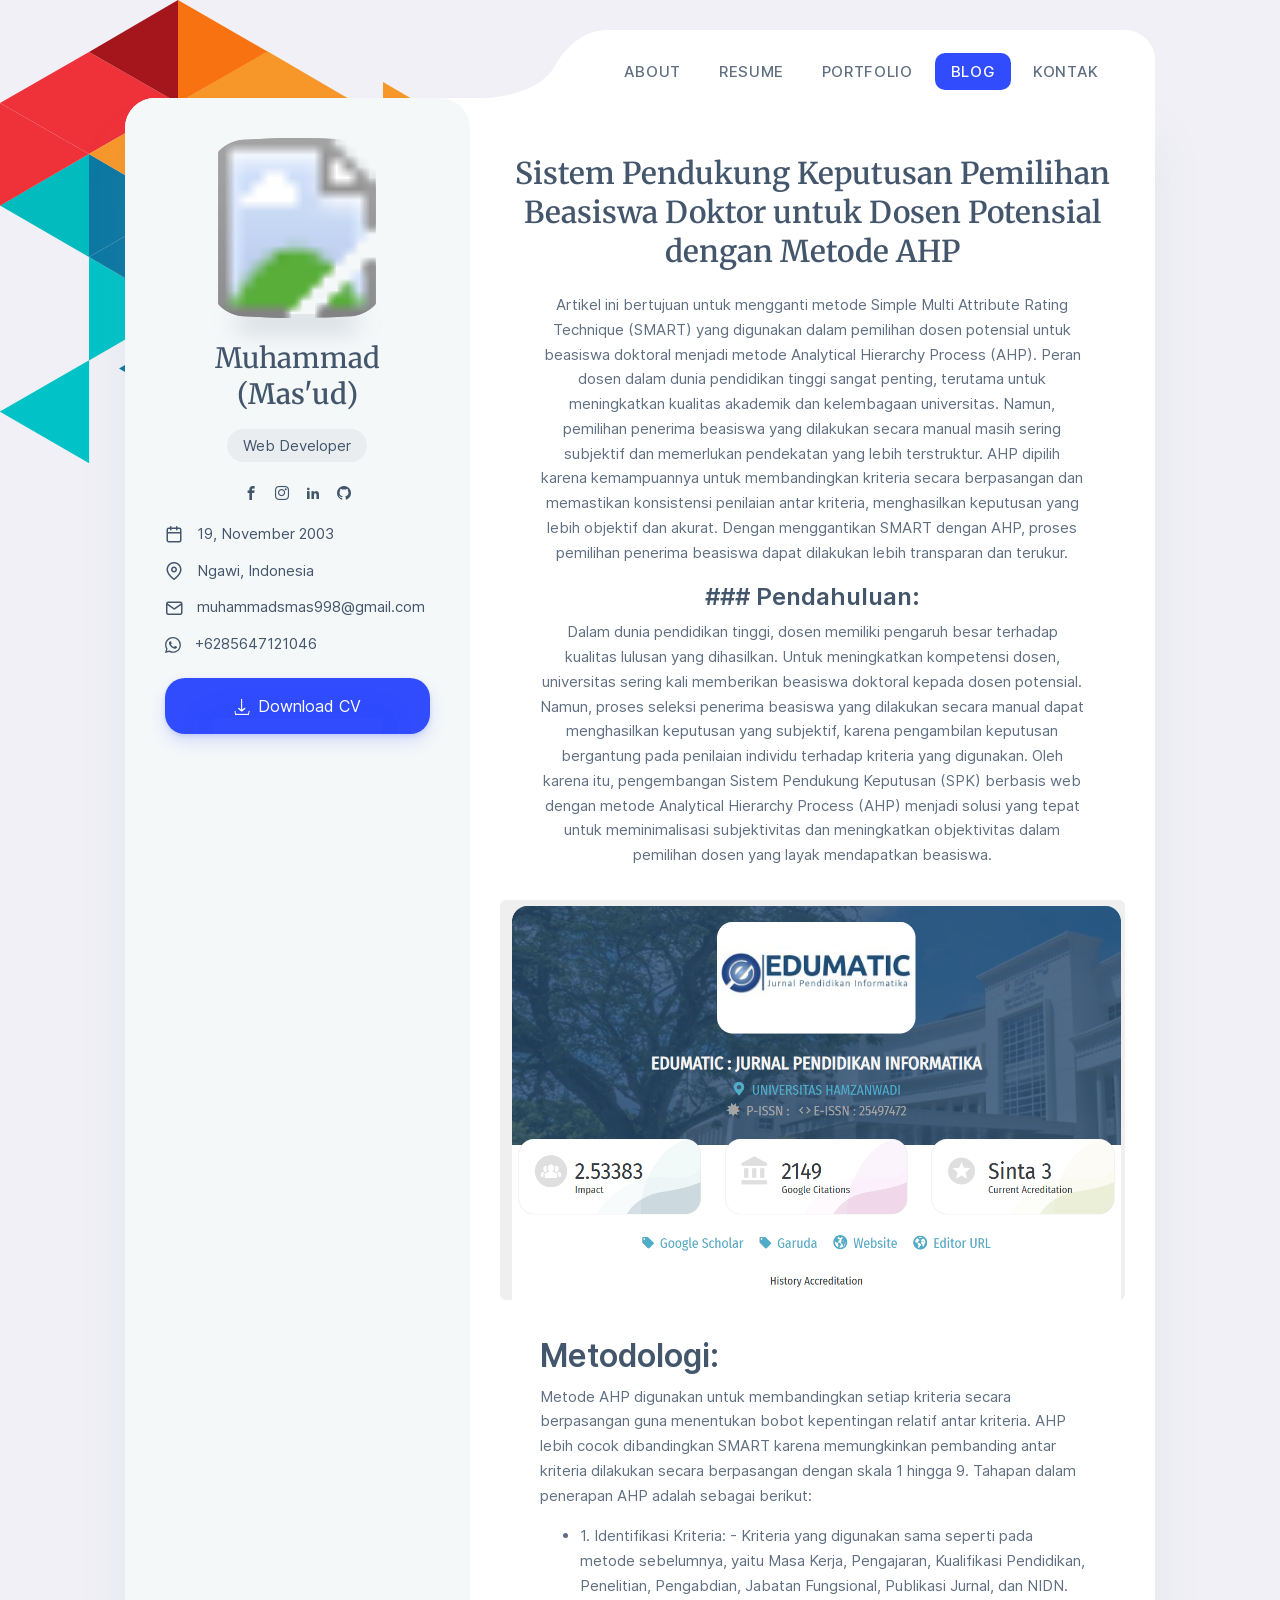
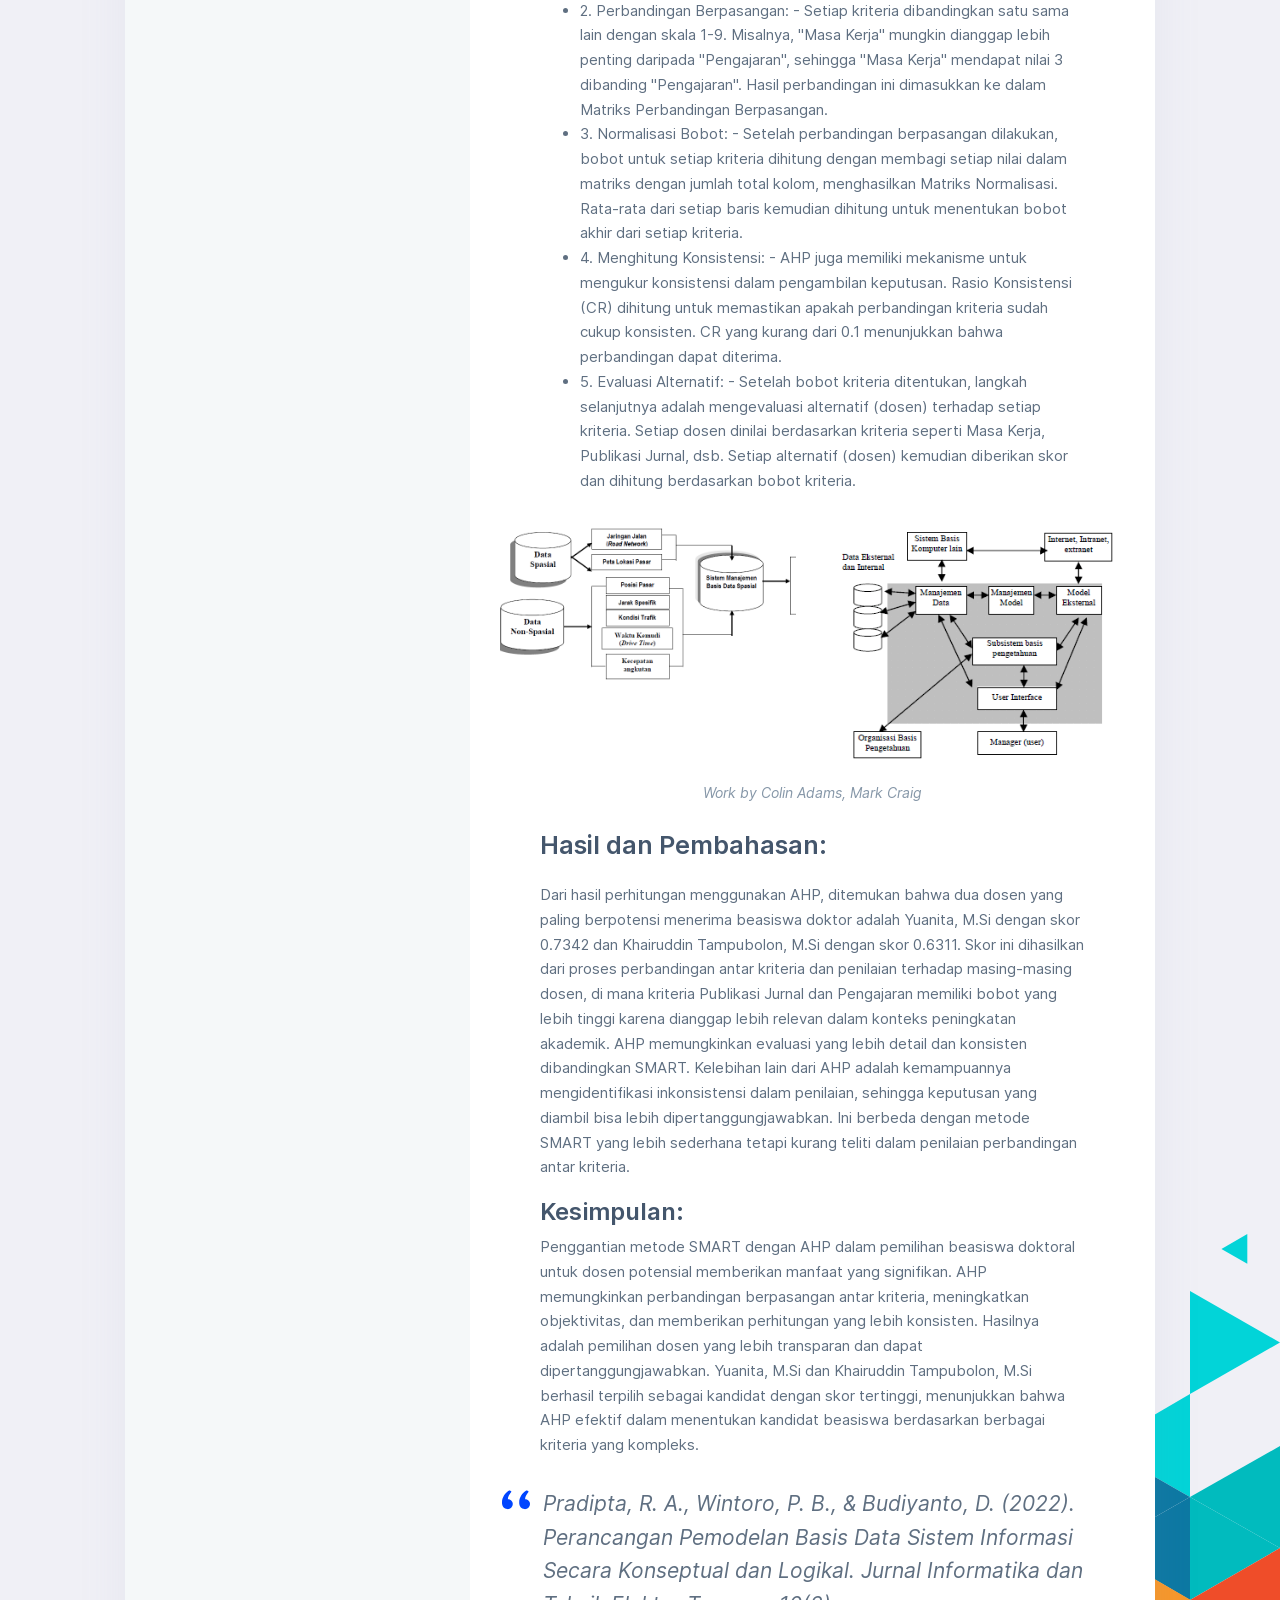
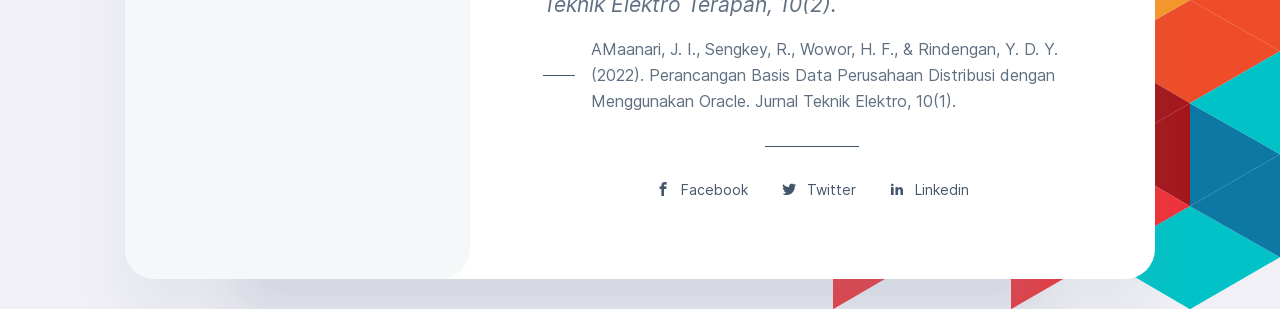
<file: artikel-3.html>
<!DOCTYPE html>
<html lang="en">

<head>
	<meta charset="utf-8" />
	<title>Muhammad Mas'ud - Post</title>

	<!-- Meta Data -->
	<meta http-equiv="X-UA-Compatible" content="IE=edge">
	<meta name="viewport" content="width=device-width, initial-scale=1, shrink-to-fit=no">
	<meta name="format-detection" content="telephone=no" />
	<meta name="format-detection" content="address=no" />
	<meta name="author" content="Muhammad Mas'ud" />
	<meta name="description" content="Muhammad Mas'ud" />

	<!-- Twitter data -->
	<meta name="twitter:card" content="summary_large_image">
	<meta name="twitter:site" content="@iseplutpinur7">
	<meta name="twitter:title" content="Muhammad Mas'ud">
	<meta name="twitter:description" content="Muhammad Mas'ud">
	<meta name="twitter:image" content="./assets/images/social.html">

	<!-- Open Graph data -->
	<meta property="og:title" content="Muhammad Mas'ud" />
	<meta property="og:type" content="website" />
	<meta property="og:url" content="https://iseplutpi.site" />
	<meta property="og:image" content="./assets/images/social.html" />
	<meta property="og:description" content="Muhammad Mas'ud" />
	<meta property="og:site_name" content="Muhammad Mas'ud" />

	<!-- Favicons -->
	<link rel="apple-touch-icon" sizes="57x57" href="./assets/favicon/apple-icon-57x57.png">
	<link rel="apple-touch-icon" sizes="60x60" href="./assets/favicon/apple-icon-60x60.png">
	<link rel="apple-touch-icon" sizes="72x72" href="./assets/favicon/apple-icon-72x72.png">
	<link rel="apple-touch-icon" sizes="76x76" href="./assets/favicon/apple-icon-76x76.png">
	<link rel="apple-touch-icon" sizes="114x114" href="./assets/favicon/apple-icon-114x114.png">
	<link rel="apple-touch-icon" sizes="120x120" href="./assets/favicon/apple-icon-120x120.png">
	<link rel="apple-touch-icon" sizes="144x144" href="./assets/favicon/apple-icon-144x144.png">
	<link rel="apple-touch-icon" sizes="152x152" href="./assets/favicon/apple-icon-152x152.png">
	<link rel="apple-touch-icon" sizes="180x180" href="./assets/favicon/apple-icon-180x180.png">
	<link rel="icon" type="image/png" sizes="192x192" href="./assets/favicon/android-icon-192x192.png">
	<link rel="icon" type="image/png" sizes="32x32" href="./assets/favicon/favicon-32x32.png">
	<link rel="icon" type="image/png" sizes="96x96" href="./assets/favicon/favicon-96x96.png">
	<link rel="icon" type="image/png" sizes="16x16" href="./assets/favicon/favicon-16x16.png">
	<link rel="manifest" href="./assets/favicon/manifest.json">
	<meta name="msapplication-TileColor" content="#ffffff">
	<meta name="msapplication-TileImage" content="./assets/favicon/ms-icon-144x144.png">
	<meta name="theme-color" content="#0043FF">
	<link rel="shortcut icon" href="./assets/favicon/favicon-16x16.png" type="image/png">

	<!-- Styles -->
	<link rel="stylesheet" type="text/css" href="./assets/styles/style.css" />
	<link rel="stylesheet" type="text/css" href="./assets/demo/style-demo.css" />

</head>

<body class="bg-triangles-2 full-page">
	<!-- Preloader -->
	<div class="preloader">
		<div class="preloader__wrap">
			<svg class="spinner-container" viewBox="0 0 52 52">
				<circle class="path" cx="26px" cy="26px" r="20px" fill="none" stroke-width="4px" />
			</svg>
			<div class="preloader__progress"><span></span></div>
		</div>
	</div>

	<main class="main">
		<!-- Menu -->
		<div class="circle-menu">
			<div class="hamburger">
				<div class="line"></div>
				<div class="line"></div>
				<div class="line"></div>
				<div class="hamburger__text">MENU</div>
			</div>
		</div>

		<div class="nav-wrap">
			<ul class="nav">
				<li class="nav__item"><a href="https://muhammadelta11.github.io/companyprofile/">About</a></li>
				<li class="nav__item"><a href="https://muhammadelta11.github.io/companyprofile//resume.html">Resume</a></li>
				<li class="nav__item"><a href="https://muhammadelta11.github.io/companyprofile//portfolio.html">Portfolio</a></li>
				<li class="nav__item"><a class="active" href="https://muhammadelta11.github.io/companyprofile//blog.html">Blog</a></li>
				<li class="nav__item"><a href="https://muhammadelta11.github.io/companyprofile//contact.html">Kontak</a></li>
			</ul>
		</div>

		<div class="wrapper sticky-parent">
			<!-- Sidebar -->
			<aside class="sidebar">
				<div class="sticky-column">

				</div>
			</aside>

			<!-- Content -->
			<div class="content">
				<!-- Post -->
				<div class="pb-3">
					<header class="header-post">
						<h1 class="title title--h1">Sistem Pendukung Keputusan Pemilihan Beasiswa Doktor untuk Dosen Potensial dengan Metode AHP</h1>
						<div class="caption-post">
							<p>Artikel ini bertujuan untuk mengganti metode Simple Multi Attribute Rating Technique (SMART) yang digunakan dalam pemilihan dosen potensial untuk beasiswa doktoral menjadi metode Analytical Hierarchy Process (AHP). Peran dosen dalam dunia pendidikan tinggi sangat penting, terutama untuk meningkatkan kualitas akademik dan kelembagaan universitas. Namun, pemilihan penerima beasiswa yang dilakukan secara manual masih sering subjektif dan memerlukan pendekatan yang lebih terstruktur. AHP dipilih karena kemampuannya untuk membandingkan kriteria secara berpasangan dan memastikan konsistensi penilaian antar kriteria, menghasilkan keputusan yang lebih objektif dan akurat. Dengan menggantikan SMART dengan AHP, proses pemilihan penerima beasiswa dapat dilakukan lebih transparan dan terukur.</p>

						<h4>### Pendahuluan:</h4>
						<p>
							Dalam dunia pendidikan tinggi, dosen memiliki pengaruh besar terhadap kualitas lulusan yang dihasilkan. Untuk meningkatkan kompetensi dosen, universitas sering kali memberikan beasiswa doktoral kepada dosen potensial. Namun, proses seleksi penerima beasiswa yang dilakukan secara manual dapat menghasilkan keputusan yang subjektif, karena pengambilan keputusan bergantung pada penilaian individu terhadap kriteria yang digunakan. Oleh karena itu, pengembangan Sistem Pendukung Keputusan (SPK) berbasis web dengan metode Analytical Hierarchy Process (AHP) menjadi solusi yang tepat untuk meminimalisasi subjektivitas dan meningkatkan objektivitas dalam pemilihan dosen yang layak mendapatkan beasiswa.
							</p>
						</div>
						<div class="header-post__image-wrap">
							<img class="cover lazyload" src="./assets/img/artikel1/sinta 3  mora.PNG" alt="" />
						</div>
					</header>
					<div class="caption-post">
						<h2>Metodologi:</h2>
						<p>
						Metode AHP digunakan untuk membandingkan setiap kriteria secara berpasangan guna menentukan bobot kepentingan relatif antar kriteria. AHP lebih cocok dibandingkan SMART karena memungkinkan pembanding antar kriteria dilakukan secara berpasangan dengan skala 1 hingga 9. Tahapan dalam penerapan AHP adalah sebagai berikut:</p>

						<ul>
							<li>
								1. Identifikasi Kriteria:
   - Kriteria yang digunakan sama seperti pada metode sebelumnya, yaitu Masa Kerja, Pengajaran, Kualifikasi Pendidikan, Penelitian, Pengabdian, Jabatan Fungsional, Publikasi Jurnal, dan NIDN.</li>
<li>

	2. Perbandingan Berpasangan:
	- Setiap kriteria dibandingkan satu sama lain dengan skala 1-9. Misalnya, "Masa Kerja" mungkin dianggap lebih penting daripada "Pengajaran", sehingga "Masa Kerja" mendapat nilai 3 dibanding "Pengajaran". Hasil perbandingan ini dimasukkan ke dalam Matriks Perbandingan Berpasangan.
</li>
	<li>

		3. Normalisasi Bobot:
		- Setelah perbandingan berpasangan dilakukan, bobot untuk setiap kriteria dihitung dengan membagi setiap nilai dalam matriks dengan jumlah total kolom, menghasilkan Matriks Normalisasi. Rata-rata dari setiap baris kemudian dihitung untuk menentukan bobot akhir dari setiap kriteria.
	</li>
<li>

	4. Menghitung Konsistensi:
	- AHP juga memiliki mekanisme untuk mengukur konsistensi dalam pengambilan keputusan. Rasio Konsistensi (CR) dihitung untuk memastikan apakah perbandingan kriteria sudah cukup konsisten. CR yang kurang dari 0.1 menunjukkan bahwa perbandingan dapat diterima.
</li>
<li>

	5. Evaluasi Alternatif:
	- Setelah bobot kriteria ditentukan, langkah selanjutnya adalah mengevaluasi alternatif (dosen) terhadap setiap kriteria. Setiap dosen dinilai berdasarkan kriteria seperti Masa Kerja, Publikasi Jurnal, dsb. Setiap alternatif (dosen) kemudian diberikan skor dan dihitung berdasarkan bobot kriteria.
</li>

							
						</ul>
					</div>
					<div class="gallery-post">
						<img class="gallery-post__item cover lazyload" src="./assets/img/artikel1/artikel.PNG" data-zoom alt="" />
						<img class="gallery-post__item cover lazyload" src="./assets/img/artikel1/Components-of-SPK-Source-Turban-2001-109.png" data-zoom alt="" />
						<div class="gallery-post__caption">Work by <a href="#">Colin Adams</a>, <a href="#">Mark
								Craig</a></div>
					</div>
					<div class="caption-post">
						<h2 class="title title--h2">Hasil dan Pembahasan:</h2>
						<p>
							Dari hasil perhitungan menggunakan AHP, ditemukan bahwa dua dosen yang paling berpotensi menerima beasiswa doktor adalah Yuanita, M.Si dengan skor 0.7342 dan Khairuddin Tampubolon, M.Si dengan skor 0.6311. Skor ini dihasilkan dari proses perbandingan antar kriteria dan penilaian terhadap masing-masing dosen, di mana kriteria Publikasi Jurnal dan Pengajaran memiliki bobot yang lebih tinggi karena dianggap lebih relevan dalam konteks peningkatan akademik.
							
							AHP memungkinkan evaluasi yang lebih detail dan konsisten dibandingkan SMART. Kelebihan lain dari AHP adalah kemampuannya mengidentifikasi inkonsistensi dalam penilaian, sehingga keputusan yang diambil bisa lebih dipertanggungjawabkan. Ini berbeda dengan metode SMART yang lebih sederhana tetapi kurang teliti dalam penilaian perbandingan antar kriteria.
							</p>


							<h4>Kesimpulan:</h4>
							<p>
								Penggantian metode SMART dengan AHP dalam pemilihan beasiswa doktoral untuk dosen potensial memberikan manfaat yang signifikan. AHP memungkinkan perbandingan berpasangan antar kriteria, meningkatkan objektivitas, dan memberikan perhitungan yang lebih konsisten. Hasilnya adalah pemilihan dosen yang lebih transparan dan dapat dipertanggungjawabkan. Yuanita, M.Si dan Khairuddin Tampubolon, M.Si berhasil terpilih sebagai kandidat dengan skor tertinggi, menunjukkan bahwa AHP efektif dalam menentukan kandidat beasiswa berdasarkan berbagai kriteria yang kompleks.
								</p>
						<blockquote class="block-quote">
							<p>Pradipta, R. A., Wintoro, P. B., & Budiyanto, D. (2022). Perancangan Pemodelan Basis Data Sistem Informasi Secara Konseptual dan Logikal. Jurnal Informatika dan Teknik Elektro Terapan, 10(2).
							</p>
							<span class="block-quote__author">AMaanari, J. I., Sengkey, R., Wowor, H. F., & Rindengan, Y. D. Y. (2022). Perancangan Basis Data Perusahaan Distribusi dengan Menggunakan Oracle. Jurnal Teknik Elektro, 10(1).</span>
						</blockquote>
					</div>
					<footer class="footer-post">
						<a class="footer-post__share" href="http://facebook.com/"><i
								class="font-icon icon-facebook"></i><span>Facebook</span></a>
						<a class="footer-post__share" href="http://twitter.com/"><i
								class="font-icon icon-twitter"></i><span>Twitter</span></a>
						<a class="footer-post__share" href="http://linkedin.com/"><i
								class="font-icon icon-linkedin2"></i><span>Linkedin</span></a>
					</footer>
				</div>
			</div><!-- Content End -->
		</div><!-- Wrapper End -->
	</main>

	<!-- SVG masks -->
	<svg class="svg-defs">
		<clipPath id="avatar-box">
			<path
				d="M1.85379 38.4859C2.9221 18.6653 18.6653 2.92275 38.4858 1.85453 56.0986.905299 77.2792 0 94 0c16.721 0 37.901.905299 55.514 1.85453 19.821 1.06822 35.564 16.81077 36.632 36.63137C187.095 56.0922 188 77.267 188 94c0 16.733-.905 37.908-1.854 55.514-1.068 19.821-16.811 35.563-36.632 36.631C131.901 187.095 110.721 188 94 188c-16.7208 0-37.9014-.905-55.5142-1.855-19.8205-1.068-35.5637-16.81-36.63201-36.631C.904831 131.908 0 110.733 0 94c0-16.733.904831-37.9078 1.85379-55.5141z" />
		</clipPath>
		<clipPath id="avatar-hexagon">
			<path
				d="M0 27.2891c0-4.6662 2.4889-8.976 6.52491-11.2986L31.308 1.72845c3.98-2.290382 8.8697-2.305446 12.8637-.03963l25.234 14.31558C73.4807 18.3162 76 22.6478 76 27.3426V56.684c0 4.6805-2.5041 9.0013-6.5597 11.3186L44.4317 82.2915c-3.9869 2.278-8.8765 2.278-12.8634 0L6.55974 68.0026C2.50414 65.6853 0 61.3645 0 56.684V27.2891z" />
		</clipPath>
	</svg>

	

	<!-- JavaScripts -->
	<script src="./assets/js/jquery-3.4.1.min.js"></script>
	<script src="./assets/js/plugins.min.js"></script>
	<script src="./assets/js/common.js"></script>

	<script src="./assets/demo/plugins-demo.js"></script>
	<script src="./assets/scriptv2.js"></script>
</body>

</html>
</file>
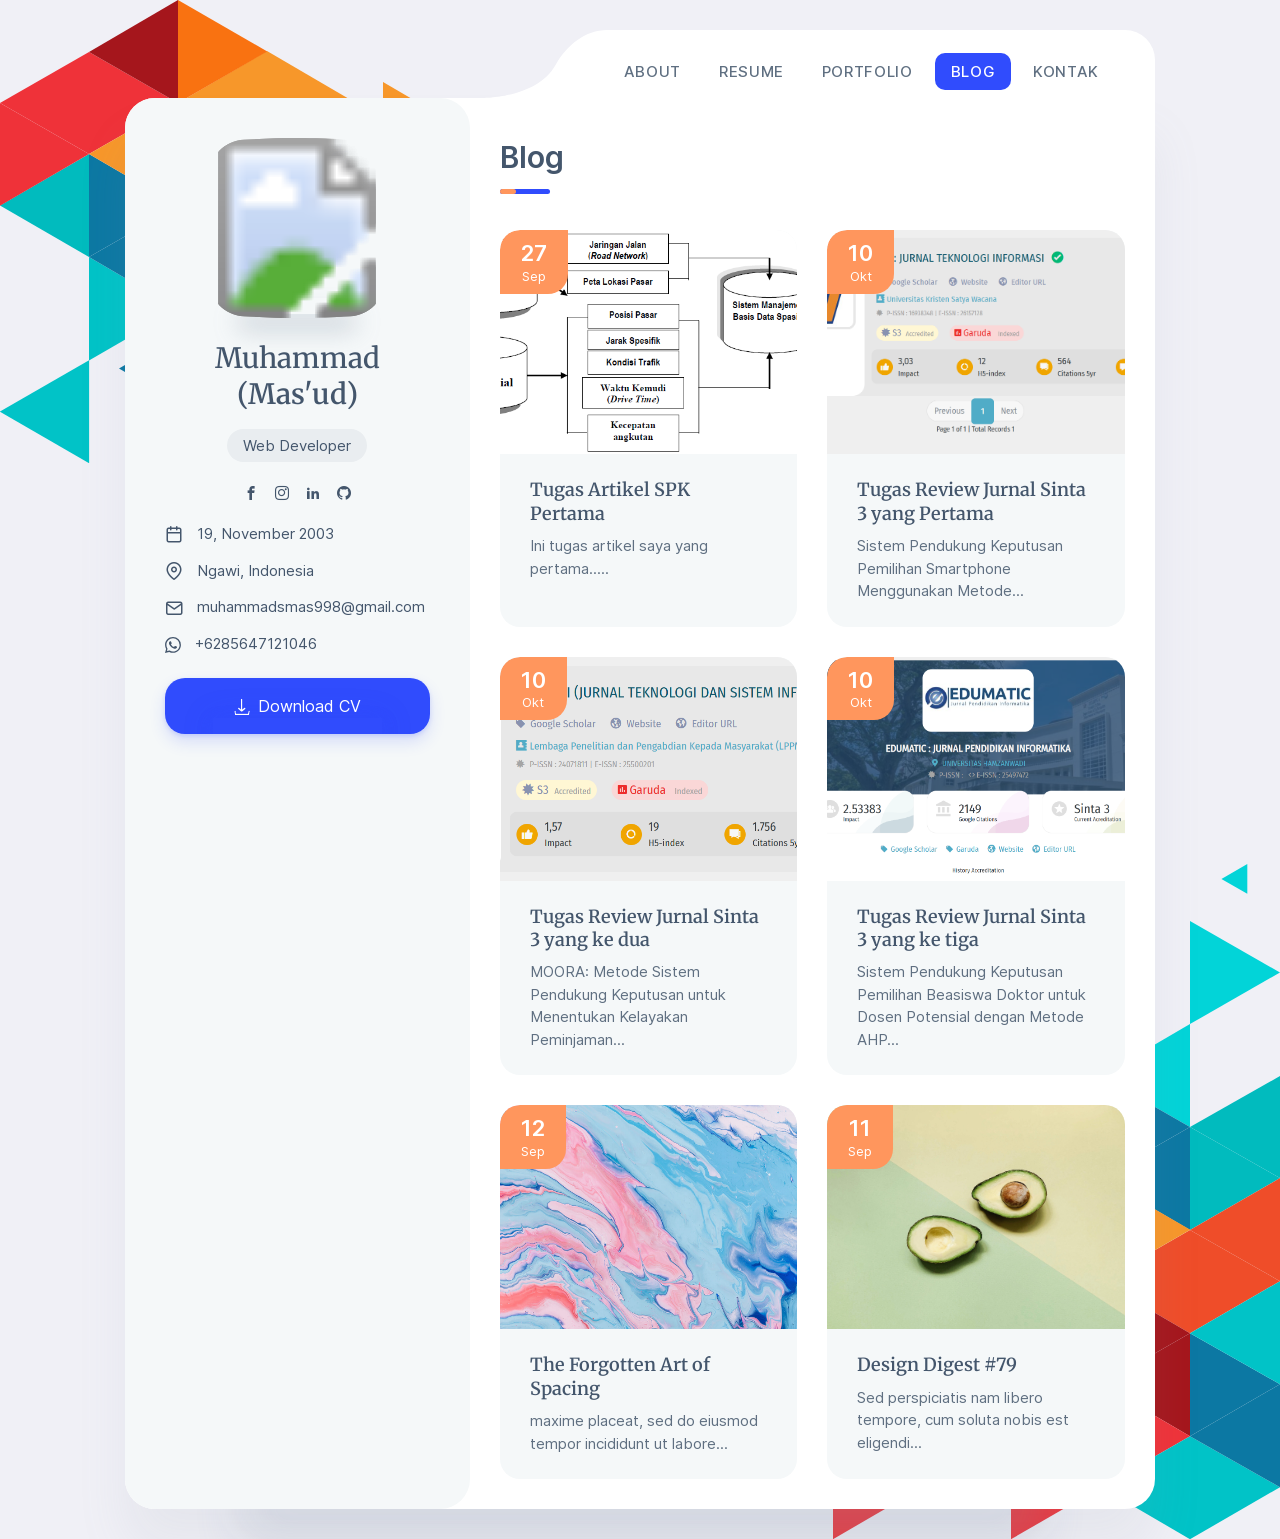
<file: blog.html>
<!DOCTYPE html>
<html lang="en">

<head>
	<meta charset="utf-8" />
	<title>Muhammad Mas'ud - Blog</title>

	<!-- Meta Data -->
	<meta http-equiv="X-UA-Compatible" content="IE=edge">
	<meta name="viewport" content="width=device-width, initial-scale=1, shrink-to-fit=no">
	<meta name="format-detection" content="telephone=no" />
	<meta name="format-detection" content="address=no" />
	<meta name="author" content="Muhammad Mas'ud" />
	<meta name="description" content="Muhammad Mas'ud" />

	<!-- Twitter data -->
	<meta name="twitter:card" content="summary_large_image">
	<meta name="twitter:site" content="@iseplutpinur7">
	<meta name="twitter:title" content="Muhammad Mas'ud">
	<meta name="twitter:description" content="Muhammad Mas'ud">
	<meta name="twitter:image" content="./assets/images/social.html">

	<!-- Open Graph data -->
	<meta property="og:title" content="Muhammad Mas'ud" />
	<meta property="og:type" content="website" />
	<meta property="og:url" content="https://iseplutpi.site" />
	<meta property="og:image" content="./assets/images/social.html" />
	<meta property="og:description" content="Muhammad Mas'ud" />
	<meta property="og:site_name" content="Muhammad Mas'ud" />

	<!-- Favicons -->
	<link rel="apple-touch-icon" sizes="57x57" href="./assets/favicon/apple-icon-57x57.png">
	<link rel="apple-touch-icon" sizes="60x60" href="./assets/favicon/apple-icon-60x60.png">
	<link rel="apple-touch-icon" sizes="72x72" href="./assets/favicon/apple-icon-72x72.png">
	<link rel="apple-touch-icon" sizes="76x76" href="./assets/favicon/apple-icon-76x76.png">
	<link rel="apple-touch-icon" sizes="114x114" href="./assets/favicon/apple-icon-114x114.png">
	<link rel="apple-touch-icon" sizes="120x120" href="./assets/favicon/apple-icon-120x120.png">
	<link rel="apple-touch-icon" sizes="144x144" href="./assets/favicon/apple-icon-144x144.png">
	<link rel="apple-touch-icon" sizes="152x152" href="./assets/favicon/apple-icon-152x152.png">
	<link rel="apple-touch-icon" sizes="180x180" href="./assets/favicon/apple-icon-180x180.png">
	<link rel="icon" type="image/png" sizes="192x192" href="./assets/favicon/android-icon-192x192.png">
	<link rel="icon" type="image/png" sizes="32x32" href="./assets/favicon/favicon-32x32.png">
	<link rel="icon" type="image/png" sizes="96x96" href="./assets/favicon/favicon-96x96.png">
	<link rel="icon" type="image/png" sizes="16x16" href="./assets/favicon/favicon-16x16.png">
	<link rel="manifest" href="./assets/favicon/manifest.json">
	<meta name="msapplication-TileColor" content="#ffffff">
	<meta name="msapplication-TileImage" content="./assets/favicon/ms-icon-144x144.png">
	<meta name="theme-color" content="#0043FF">
	<link rel="shortcut icon" href="./assets/favicon/favicon-16x16.png" type="image/png">

	<!-- Styles -->
	<link rel="stylesheet" type="text/css" href="./assets/styles/style.css" />
	<link rel="stylesheet" type="text/css" href="./assets/demo/style-demo.css" />

</head>

<body class="bg-triangles-2 full-page">
	<!-- Preloader -->
	<div class="preloader">
		<div class="preloader__wrap">
			<svg class="spinner-container" viewBox="0 0 52 52">
				<circle class="path" cx="26px" cy="26px" r="20px" fill="none" stroke-width="4px" />
			</svg>
			<div class="preloader__progress"><span></span></div>
		</div>
	</div>

	<main class="main">
		<!-- Menu -->
		<div class="circle-menu">
			<div class="hamburger">
				<div class="line"></div>
				<div class="line"></div>
				<div class="line"></div>
				<div class="hamburger__text">MENU</div>
			</div>
		</div>

		<div class="nav-wrap">
			<ul class="nav">
				<li class="nav__item"><a href="https://muhammadelta11.github.io/companyprofile/">About</a></li>
				<li class="nav__item"><a href="https://muhammadelta11.github.io/companyprofile/resume.html">Resume</a></li>
				<li class="nav__item"><a href="https://muhammadelta11.github.io/companyprofile/portfolio.html">Portfolio</a></li>
				<li class="nav__item"><a class="active" href="https://muhammadelta11.github.io/companyprofile/blog.html">Blog</a></li>
				<li class="nav__item"><a href="https://muhammadelta11.github.io/companyprofile/contact.html">Kontak</a></li>
			</ul>
		</div>

		<div class="wrapper sticky-parent">
			<!-- Sidebar -->
			<aside class="sidebar">
				<div class="sticky-column">

				</div>
			</aside>

			<!-- Content -->
			<div class="content">
				<div class="section mt-0">
					<h1 class="title title--h1 title__separate">Blog</h1>
				</div>

				<!-- News -->
				<div class="news-grid section">
					<!-- Post -->
					<article class="news-item box">
						<div class="news-item__image-wrap overlay overlay--45">
							<div class="news-item__date">27<span>Sep</span></div>
							<a class="news-item__link" href="single-post.html"></a>
							<img class="cover lazyload" src="./assets/img/artikel1/artikel.PNG" alt="" />
						</div>
						<div class="news-item__caption">
							<h3 class="title title--h3">Tugas Artikel SPK Pertama</h3>
							<p>Ini tugas artikel saya yang pertama.....</p>
						</div>
					</article>

					<!-- Post -->
					<article class="news-item box">
						<div class="news-item__image-wrap overlay overlay--45">
							<div class="news-item__date">10<span>Okt</span></div>
							<a class="news-item__link" href="single-post.html"></a>
							<img class="cover lazyload" src="./assets/img/artikel1/sinta 3.PNG" alt="" />
						</div>
						<div class="news-item__caption">
							<h3 class="title title--h3">Tugas Review Jurnal Sinta 3 yang Pertama</h3>
							<p>Sistem Pendukung Keputusan Pemilihan Smartphone Menggunakan Metode...</p>
						</div>
					</article>

					<!-- Post -->
					<article class="news-item box">
						<div class="news-item__image-wrap overlay overlay--45">
							<div class="news-item__date">10<span>Okt</span></div>
							<a class="news-item__link" href="artikel-2.html"></a>
							<img class="cover lazyload" src="./assets/img/artikel1/sinta 3 ke 2.PNG" alt="" />
						</div>
						<div class="news-item__caption">
							<h3 class="title title--h3">Tugas Review Jurnal Sinta 3 yang ke dua</h3>
							<p>MOORA: Metode Sistem Pendukung Keputusan untuk Menentukan Kelayakan Peminjaman...</p>
						</div>
					</article>

					<!-- Post -->
					<article class="news-item box">
						<div class="news-item__image-wrap overlay overlay--45">
							<div class="news-item__date">10<span>Okt</span></div>
							<a class="news-item__link" href="artikel-3.html"></a>
							<img class="cover lazyload" src="./assets/img/artikel1/sinta 3  mora.PNG" alt="" />
						</div>
						<div class="news-item__caption">
							<h3 class="title title--h3">Tugas Review Jurnal Sinta 3 yang ke tiga</h3>
							<p>Sistem Pendukung Keputusan Pemilihan Beasiswa Doktor untuk Dosen Potensial dengan Metode AHP...<p>
						</div>
					</article>

					<!-- Post -->
					<article class="news-item box">
						<div class="news-item__image-wrap overlay overlay--45">
							<div class="news-item__date">12<span>Sep</span></div>
							<a class="news-item__link" href="single-post.html"></a>
							<img class="cover lazyload" src="./assets/img/image_05.jpg" alt="" />
						</div>
						<div class="news-item__caption">
							<h3 class="title title--h3">The Forgotten Art of Spacing</h3>
							<p>maxime placeat, sed do eiusmod tempor incididunt ut labore...</p>
						</div>
					</article>

					<!-- Post -->
					<article class="news-item box">
						<div class="news-item__image-wrap overlay overlay--45">
							<div class="news-item__date">11<span>Sep</span></div>
							<a class="news-item__link" href="single-post.html"></a>
							<img class="cover lazyload" src="./assets/img/image_01.jpg" alt="" />
						</div>
						<div class="news-item__caption">
							<h3 class="title title--h3">Design Digest #79</h3>
							<p>Sed perspiciatis nam libero tempore, cum soluta nobis est eligendi...</p>
						</div>
					</article>
				</div>
			</div><!-- Content End -->
		</div><!-- Wrapper End -->
	</main>

	<!-- SVG masks -->
	<svg class="svg-defs">
		<clipPath id="avatar-box">
			<path
				d="M1.85379 38.4859C2.9221 18.6653 18.6653 2.92275 38.4858 1.85453 56.0986.905299 77.2792 0 94 0c16.721 0 37.901.905299 55.514 1.85453 19.821 1.06822 35.564 16.81077 36.632 36.63137C187.095 56.0922 188 77.267 188 94c0 16.733-.905 37.908-1.854 55.514-1.068 19.821-16.811 35.563-36.632 36.631C131.901 187.095 110.721 188 94 188c-16.7208 0-37.9014-.905-55.5142-1.855-19.8205-1.068-35.5637-16.81-36.63201-36.631C.904831 131.908 0 110.733 0 94c0-16.733.904831-37.9078 1.85379-55.5141z" />
		</clipPath>
		<clipPath id="avatar-hexagon">
			<path
				d="M0 27.2891c0-4.6662 2.4889-8.976 6.52491-11.2986L31.308 1.72845c3.98-2.290382 8.8697-2.305446 12.8637-.03963l25.234 14.31558C73.4807 18.3162 76 22.6478 76 27.3426V56.684c0 4.6805-2.5041 9.0013-6.5597 11.3186L44.4317 82.2915c-3.9869 2.278-8.8765 2.278-12.8634 0L6.55974 68.0026C2.50414 65.6853 0 61.3645 0 56.684V27.2891z" />
		</clipPath>
	</svg>

	<!-- Demo Menu -->
	<!-- <div class="btnSlideNav slideOpen"></div>
	<div class="btnSlideNav slideClose"></div>
	<ul class="slideNav">
		<li class="slideNav__item"><a href="one-page.html">1. Single page</a></li>
		<li class="slideNav__item"><a href="background-2.html">2. Background 2</a></li>
		<li class="slideNav__item"><a href="background-3.html">3. Background 3</a></li>
		<li class="slideNav__item"><a href="background-4.html">4. Background 4</a></li>
		<li class="slideNav__item"><a href="background-5.html">5. Background 5</a></li>
		<li class="slideNav__item"><a href="background-6.html">6. Background 6</a></li>
	</ul>
	<div class="overlay-slideNav"></div> -->
	<!-- Demo Menu -->

	<!-- JavaScripts -->
	<script src="./assets/js/jquery-3.4.1.min.js"></script>
	<script src="./assets/js/plugins.min.js"></script>
	<script src="./assets/js/common.js"></script>

	<script src="./assets/demo/plugins-demo.js"></script>
	<script src="./assets/scriptv2.js"></script>
</body>

</html>
</file>
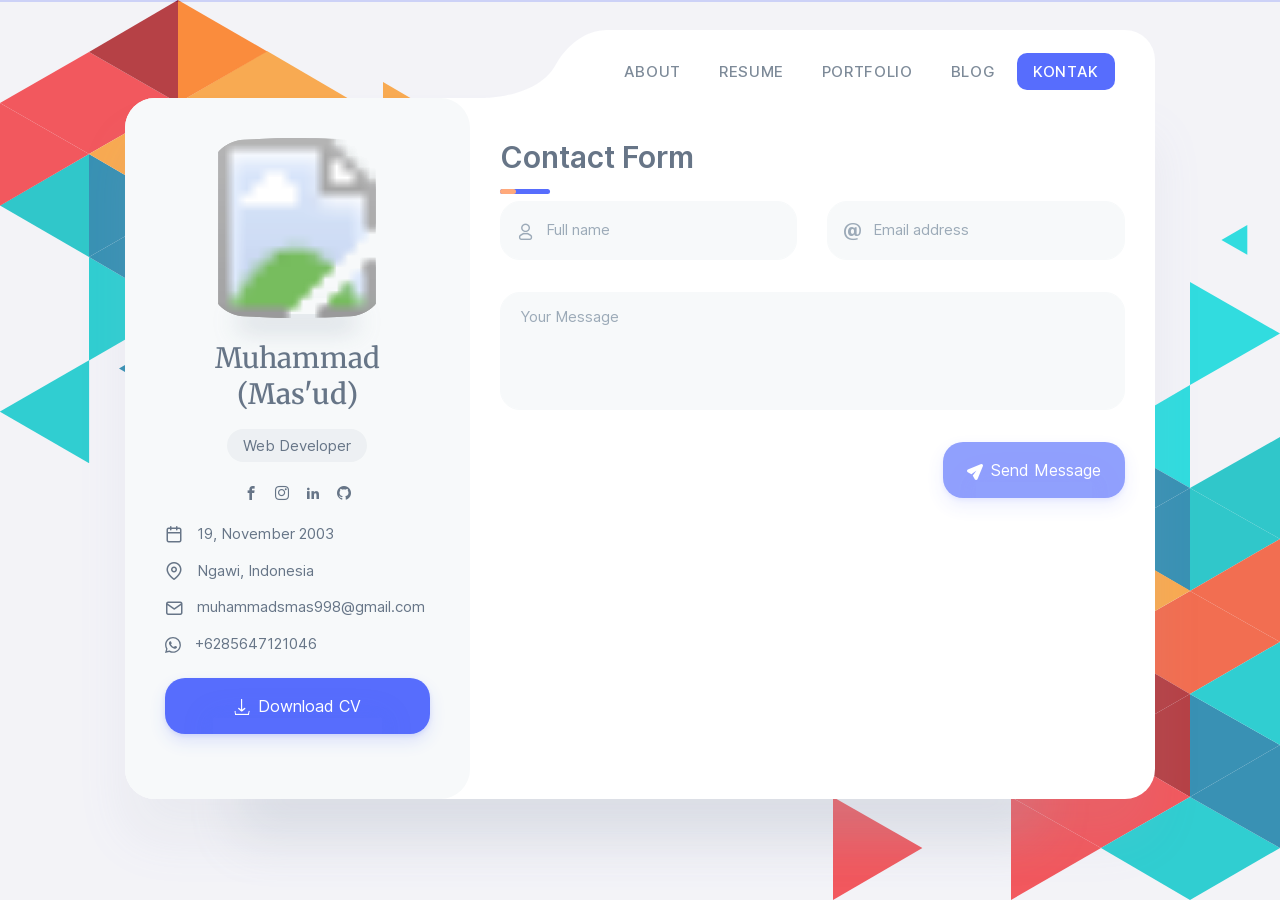
<file: contact.html>
<!DOCTYPE html>
<html lang="en">

<head>
	<meta charset="utf-8" />
	<title>Muhammad Mas'ud - Contact</title>

	<!-- Meta Data -->
	<meta http-equiv="X-UA-Compatible" content="IE=edge">
	<meta name="viewport" content="width=device-width, initial-scale=1, shrink-to-fit=no">
	<meta name="format-detection" content="telephone=no" />
	<meta name="format-detection" content="address=no" />
	<meta name="author" content="Muhammad Mas'ud" />
	<meta name="description" content="Muhammad Mas'ud" />

	<!-- Twitter data -->
	<meta name="twitter:card" content="summary_large_image">
	<meta name="twitter:site" content="@iseplutpinur7">
	<meta name="twitter:title" content="Muhammad Mas'ud">
	<meta name="twitter:description" content="Muhammad Mas'ud">
	<meta name="twitter:image" content="./assets/images/social.html">

	<!-- Open Graph data -->
	<meta property="og:title" content="Muhammad Mas'ud" />
	<meta property="og:type" content="website" />
	<meta property="og:url" content="https://iseplutpi.site" />
	<meta property="og:image" content="./assets/images/social.html" />
	<meta property="og:description" content="Muhammad Mas'ud" />
	<meta property="og:site_name" content="Muhammad Mas'ud" />

	<!-- Favicons -->
	<link rel="apple-touch-icon" sizes="57x57" href="./assets/favicon/apple-icon-57x57.png">
	<link rel="apple-touch-icon" sizes="60x60" href="./assets/favicon/apple-icon-60x60.png">
	<link rel="apple-touch-icon" sizes="72x72" href="./assets/favicon/apple-icon-72x72.png">
	<link rel="apple-touch-icon" sizes="76x76" href="./assets/favicon/apple-icon-76x76.png">
	<link rel="apple-touch-icon" sizes="114x114" href="./assets/favicon/apple-icon-114x114.png">
	<link rel="apple-touch-icon" sizes="120x120" href="./assets/favicon/apple-icon-120x120.png">
	<link rel="apple-touch-icon" sizes="144x144" href="./assets/favicon/apple-icon-144x144.png">
	<link rel="apple-touch-icon" sizes="152x152" href="./assets/favicon/apple-icon-152x152.png">
	<link rel="apple-touch-icon" sizes="180x180" href="./assets/favicon/apple-icon-180x180.png">
	<link rel="icon" type="image/png" sizes="192x192" href="./assets/favicon/android-icon-192x192.png">
	<link rel="icon" type="image/png" sizes="32x32" href="./assets/favicon/favicon-32x32.png">
	<link rel="icon" type="image/png" sizes="96x96" href="./assets/favicon/favicon-96x96.png">
	<link rel="icon" type="image/png" sizes="16x16" href="./assets/favicon/favicon-16x16.png">
	<link rel="manifest" href="./assets/favicon/manifest.json">
	<meta name="msapplication-TileColor" content="#ffffff">
	<meta name="msapplication-TileImage" content="./assets/favicon/ms-icon-144x144.png">
	<meta name="theme-color" content="#0043FF">
	<link rel="shortcut icon" href="./assets/favicon/favicon-16x16.png" type="image/png">

	<!-- Styles -->
	<link rel="stylesheet" type="text/css" href="./assets/styles/style.css" />
	<link rel="stylesheet" type="text/css" href="./assets/demo/style-demo.css" />

	<!-- Mapbox-->
	<!-- <script src='../../../../api.mapbox.com/mapbox-gl-js/v1.4.1/mapbox-gl.js'></script>
	<link href='../../../../api.mapbox.com/mapbox-gl-js/v1.4.1/mapbox-gl.css' rel='stylesheet' /> -->

</head>

<body class="bg-triangles-2 full-page">
	<!-- Preloader -->
	<div class="preloader">
		<div class="preloader__wrap">
			<svg class="spinner-container" viewBox="0 0 52 52">
				<circle class="path" cx="26px" cy="26px" r="20px" fill="none" stroke-width="4px" />
			</svg>
			<div class="preloader__progress"><span></span></div>
		</div>
	</div>

	<main class="main">
		<!-- Menu -->
		<div class="circle-menu">
			<div class="hamburger">
				<div class="line"></div>
				<div class="line"></div>
				<div class="line"></div>
				<div class="hamburger__text">MENU</div>
			</div>
		</div>

		<div class="nav-wrap">
			<ul class="nav">
				<li class="nav__item"><a href="https://muhammadelta11.github.io/companyprofile/">About</a></li>
				<li class="nav__item"><a href="https://muhammadelta11.github.io/companyprofile/resume.html">Resume</a></li>
				<li class="nav__item"><a href="https://muhammadelta11.github.io/companyprofile/portfolio.html">Portfolio</a></li>
				<li class="nav__item"><a href="https://muhammadelta11.github.io/companyprofile/blog.html">Blog</a></li>
				<li class="nav__item"><a class="active" href="https://muhammadelta11.github.io/companyprofile/contact.html">Kontak</a></li>
			</ul>
		</div>

		<div class="wrapper sticky-parent">
			<!-- Sidebar -->
			<aside class="sidebar">
				<div class="sticky-column">

				</div>
			</aside>

			<!-- Content -->
			<div class="content">
				<div class="section mt-0">
					<h1 class="title title--h1 title__separate">Contact Form</h1>
				</div>

				<!-- Contact -->
				<!-- <div class="map section" id="map"></div> -->
				<!-- <h2 class="title title--h2">Contact Form</h2> -->

				<form id="contact-form" class="contact-form" data-toggle="validator">
					<div class="row">
						<div class="form-group col-12 col-md-6">
							<i class="font-icon icon-user"></i>
							<input type="text" class="input input__icon form-control" id="nameContact" name="nameContact"
								placeholder="Full name" required="required" autocomplete="on"
								oninvalid="setCustomValidity('Fill in the field')" onkeyup="setCustomValidity('')">
							<div class="help-block with-errors"></div>
						</div>
						<div class="form-group col-12 col-md-6">
							<i class="font-icon icon-at"></i>
							<input type="email" class="input input__icon form-control" id="emailContact" name="emailContact"
								placeholder="Email address" required="required" autocomplete="on"
								oninvalid="setCustomValidity('Email is incorrect')" onkeyup="setCustomValidity('')">
							<div class="help-block with-errors"></div>
						</div>
						<div class="form-group col-12 col-md-12">
							<textarea class="textarea form-control" id="messageContact" name="messageContact"
								placeholder="Your Message" rows="4" required="required"
								oninvalid="setCustomValidity('Fill in the field')" onkeyup="setCustomValidity('')"></textarea>
							<div class="help-block with-errors"></div>
						</div>
					</div>
					<div class="row">
						<div class="col-12 col-md-6 order-2 order-md-1 text-center text-md-left">
							<div id="validator-contact" class="hidden"></div>
						</div>
						<div class="col-12 col-md-6 order-1 order-md-2 text-right">
							<button type="submit" class="btn"><i class="font-icon icon-send"></i> Send Message</button>
						</div>
					</div>
				</form>
			</div><!-- Content End -->
		</div><!-- Wrapper End -->
	</main>

	<!-- SVG masks -->
	<svg class="svg-defs">
		<clipPath id="avatar-box">
			<path
				d="M1.85379 38.4859C2.9221 18.6653 18.6653 2.92275 38.4858 1.85453 56.0986.905299 77.2792 0 94 0c16.721 0 37.901.905299 55.514 1.85453 19.821 1.06822 35.564 16.81077 36.632 36.63137C187.095 56.0922 188 77.267 188 94c0 16.733-.905 37.908-1.854 55.514-1.068 19.821-16.811 35.563-36.632 36.631C131.901 187.095 110.721 188 94 188c-16.7208 0-37.9014-.905-55.5142-1.855-19.8205-1.068-35.5637-16.81-36.63201-36.631C.904831 131.908 0 110.733 0 94c0-16.733.904831-37.9078 1.85379-55.5141z" />
		</clipPath>
		<clipPath id="avatar-hexagon">
			<path
				d="M0 27.2891c0-4.6662 2.4889-8.976 6.52491-11.2986L31.308 1.72845c3.98-2.290382 8.8697-2.305446 12.8637-.03963l25.234 14.31558C73.4807 18.3162 76 22.6478 76 27.3426V56.684c0 4.6805-2.5041 9.0013-6.5597 11.3186L44.4317 82.2915c-3.9869 2.278-8.8765 2.278-12.8634 0L6.55974 68.0026C2.50414 65.6853 0 61.3645 0 56.684V27.2891z" />
		</clipPath>
	</svg>

	<!-- Demo Menu -->
	<!-- <div class="btnSlideNav slideOpen"></div>
	<div class="btnSlideNav slideClose"></div>
	<ul class="slideNav">
		<li class="slideNav__item"><a href="one-page.html">1. Single page</a></li>
		<li class="slideNav__item"><a href="background-2.html">2. Background 2</a></li>
		<li class="slideNav__item"><a href="background-3.html">3. Background 3</a></li>
		<li class="slideNav__item"><a href="background-4.html">4. Background 4</a></li>
		<li class="slideNav__item"><a href="background-5.html">5. Background 5</a></li>
		<li class="slideNav__item"><a href="background-6.html">6. Background 6</a></li>
	</ul>
	<div class="overlay-slideNav"></div> -->
	<!-- Demo Menu -->

	<!-- JavaScripts -->
	<script src="./assets/js/jquery-3.4.1.min.js"></script>
	<script src="./assets/js/plugins.min.js"></script>
	<script src="./assets/js/common.js"></script>
	<script src="./assets/scriptv2.js"></script>

	<!-- Mapbox init -->
	<!-- <script src="./assets/js/mapbox.init.js"></script>

	<script src="./assets/demo/plugins-demo.js"></script> -->
</body>

</html>
</file>
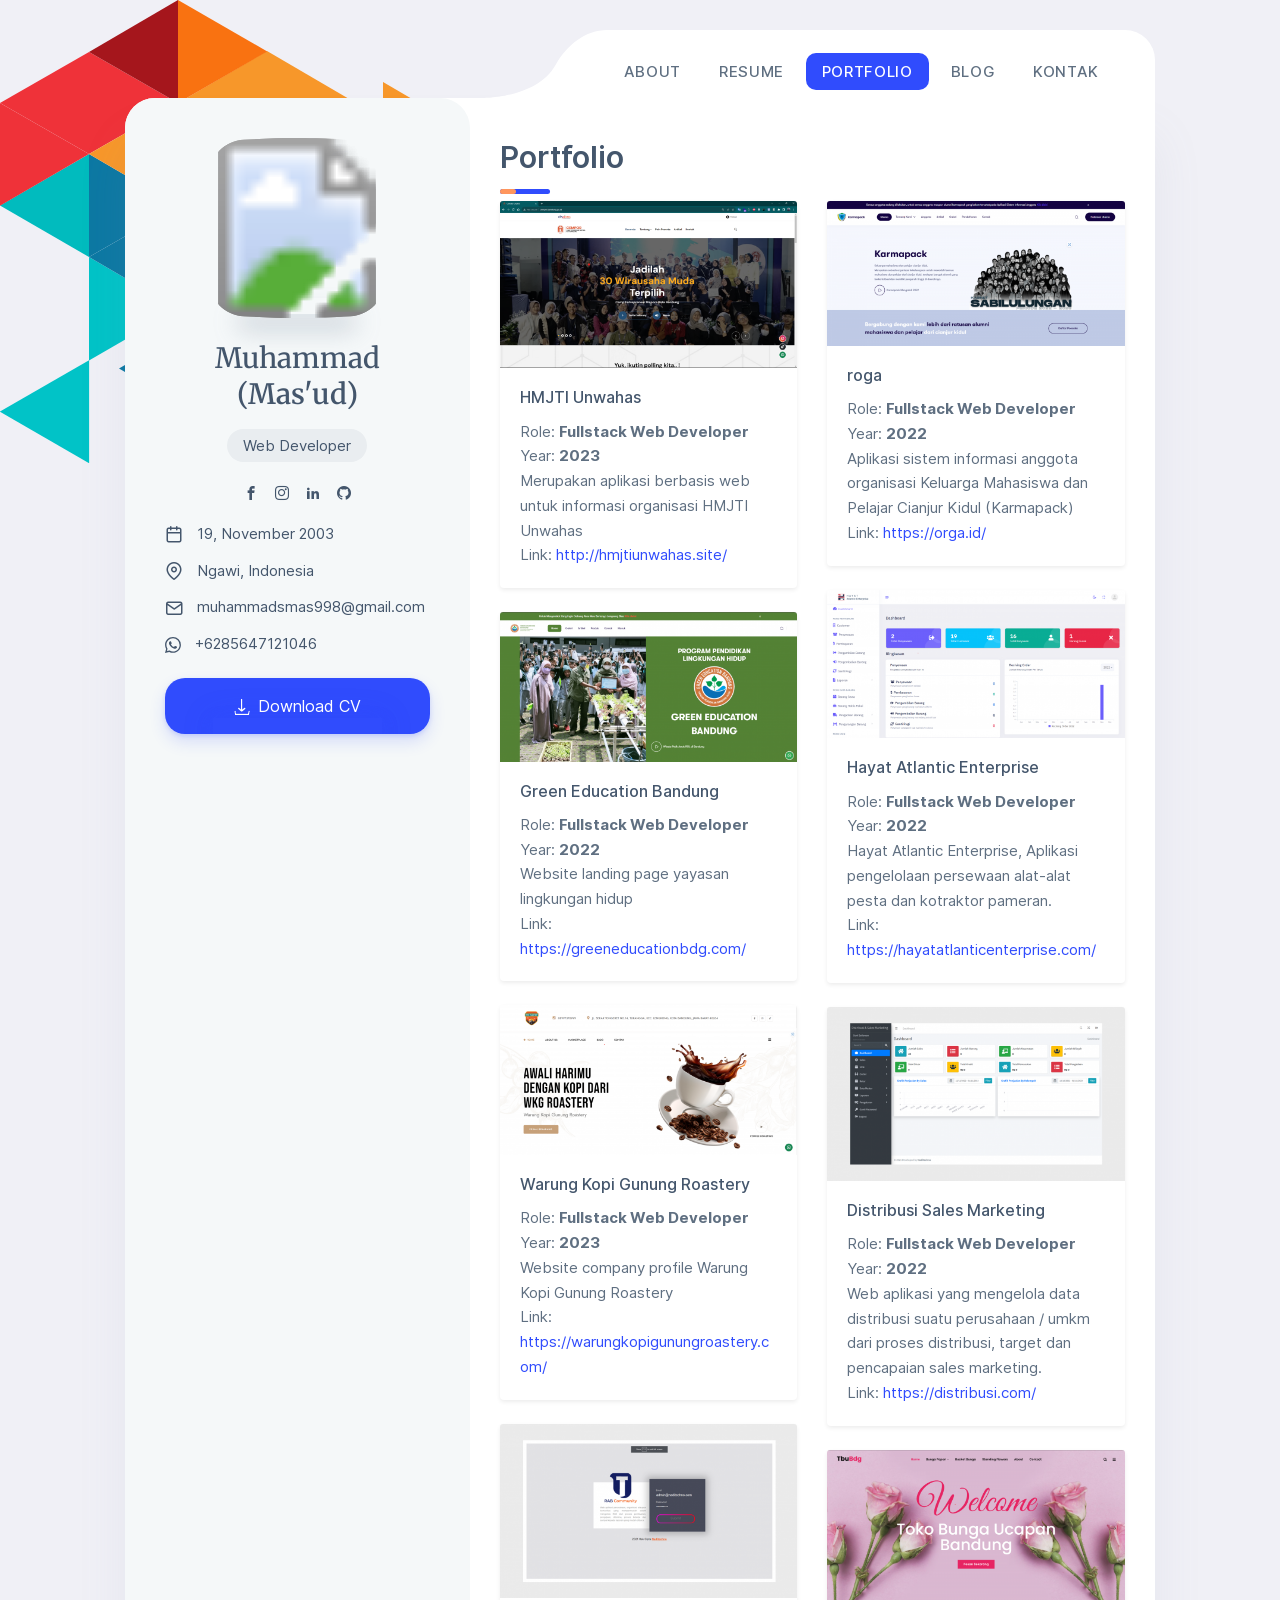
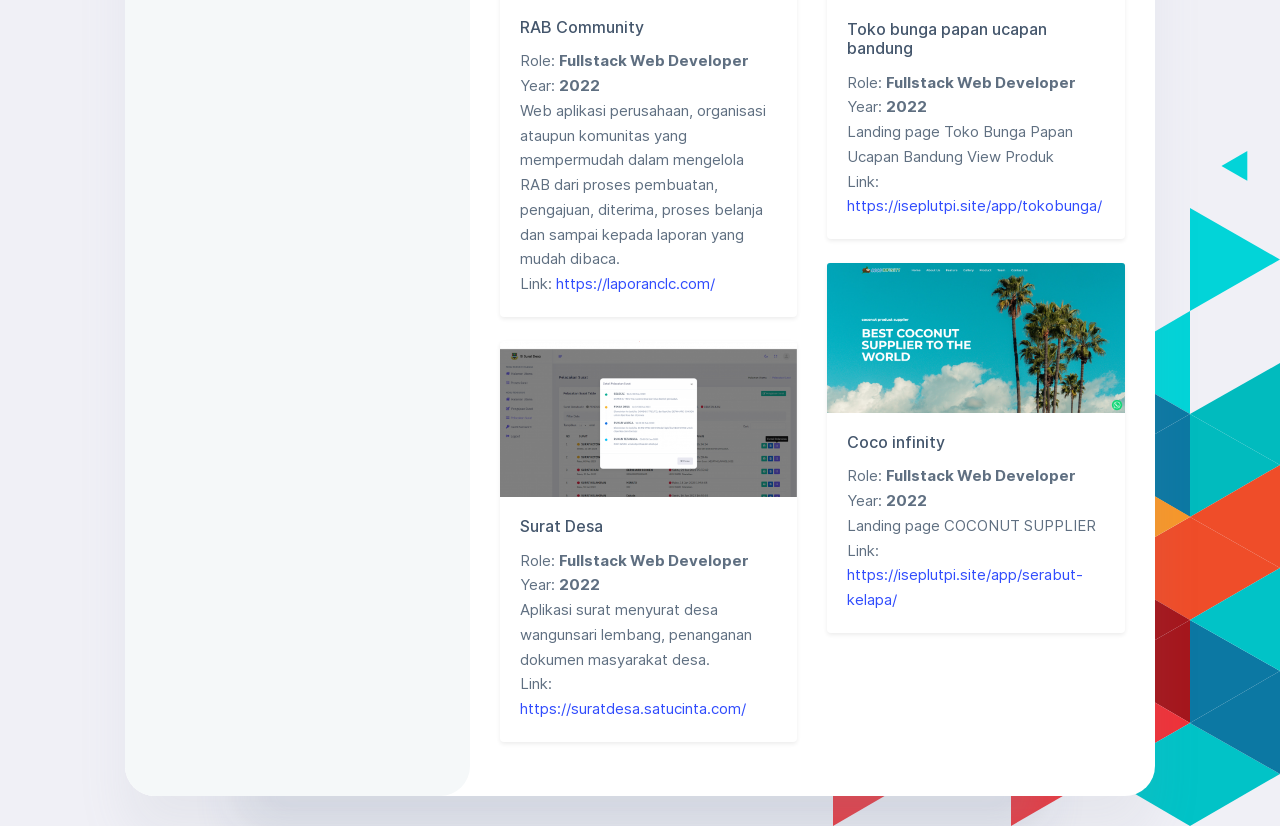
<file: portfolio.html>
<!DOCTYPE html>
<html lang="en">

<head>
	<meta charset="utf-8" />
	<title>Muhammad Mas'ud - Portfolio</title>

	<!-- Meta Data -->
	<meta http-equiv="X-UA-Compatible" content="IE=edge">
	<meta name="viewport" content="width=device-width, initial-scale=1, shrink-to-fit=no">
	<meta name="format-detection" content="telephone=no" />
	<meta name="format-detection" content="address=no" />
	<meta name="author" content="Muhammad Mas'ud" />
	<meta name="description" content="Muhammad Mas'ud" />

	<!-- Twitter data -->
	<meta name="twitter:card" content="summary_large_image">
	<meta name="twitter:site" content="@iseplutpinur7">
	<meta name="twitter:title" content="Muhammad Mas'ud">
	<meta name="twitter:description" content="Muhammad Mas'ud">
	<meta name="twitter:image" content="./assets/images/social.html">

	<!-- Open Graph data -->
	<meta property="og:title" content="Muhammad Mas'ud" />
	<meta property="og:type" content="website" />
	<meta property="og:url" content="https://iseplutpi.site" />
	<meta property="og:image" content="./assets/images/social.html" />
	<meta property="og:description" content="Muhammad Mas'ud" />
	<meta property="og:site_name" content="Muhammad Mas'ud" />

	<!-- Favicons -->
	<link rel="apple-touch-icon" sizes="57x57" href="./assets/favicon/apple-icon-57x57.png">
	<link rel="apple-touch-icon" sizes="60x60" href="./assets/favicon/apple-icon-60x60.png">
	<link rel="apple-touch-icon" sizes="72x72" href="./assets/favicon/apple-icon-72x72.png">
	<link rel="apple-touch-icon" sizes="76x76" href="./assets/favicon/apple-icon-76x76.png">
	<link rel="apple-touch-icon" sizes="114x114" href="./assets/favicon/apple-icon-114x114.png">
	<link rel="apple-touch-icon" sizes="120x120" href="./assets/favicon/apple-icon-120x120.png">
	<link rel="apple-touch-icon" sizes="144x144" href="./assets/favicon/apple-icon-144x144.png">
	<link rel="apple-touch-icon" sizes="152x152" href="./assets/favicon/apple-icon-152x152.png">
	<link rel="apple-touch-icon" sizes="180x180" href="./assets/favicon/apple-icon-180x180.png">
	<link rel="icon" type="image/png" sizes="192x192" href="./assets/favicon/android-icon-192x192.png">
	<link rel="icon" type="image/png" sizes="32x32" href="./assets/favicon/favicon-32x32.png">
	<link rel="icon" type="image/png" sizes="96x96" href="./assets/favicon/favicon-96x96.png">
	<link rel="icon" type="image/png" sizes="16x16" href="./assets/favicon/favicon-16x16.png">
	<link rel="manifest" href="./assets/favicon/manifest.json">
	<meta name="msapplication-TileColor" content="#ffffff">
	<meta name="msapplication-TileImage" content="./assets/favicon/ms-icon-144x144.png">
	<meta name="theme-color" content="#0043FF">
	<link rel="shortcut icon" href="./assets/favicon/favicon-16x16.png" type="image/png">

	<!-- Styles -->
	<link rel="stylesheet" type="text/css" href="./assets/styles/style.css" />
	<link rel="stylesheet" type="text/css" href="./assets/demo/style-demo.css" />

</head>

<body class="bg-triangles-2 full-page">
	<!-- Preloader -->
	<div class="preloader">
		<div class="preloader__wrap">
			<svg class="spinner-container" viewBox="0 0 52 52">
				<circle class="path" cx="26px" cy="26px" r="20px" fill="none" stroke-width="4px" />
			</svg>
			<div class="preloader__progress"><span></span></div>
		</div>
	</div>

	<main class="main">
		<!-- Menu -->
		<div class="circle-menu">
			<div class="hamburger">
				<div class="line"></div>
				<div class="line"></div>
				<div class="line"></div>
				<div class="hamburger__text">MENU</div>
			</div>
		</div>

		<div class="nav-wrap">
			<ul class="nav">
				<li class="nav__item"><a href="https://muhammadelta11.github.io/companyprofile/">About</a></li>
				<li class="nav__item"><a href="https://muhammadelta11.github.io/companyprofile/resume.html">Resume</a></li>
				<li class="nav__item"><a class="active" href="https://muhammadelta11.github.io/companyprofile/portfolio.html">Portfolio</a></li>
				<li class="nav__item"><a href="https://muhammadelta11.github.io/companyprofile/blog.html">Blog</a></li>
				<li class="nav__item"><a href="https://muhammadelta11.github.io/companyprofile/contact.html">Kontak</a></li>
			</ul>
		</div>

		<div class="wrapper sticky-parent">
			<!-- Sidebar -->
			<aside class="sidebar">
				<div class="sticky-column">

				</div>
			</aside>

			<!-- Content -->
			<div class="content">
				<div class="section mt-0">
					<h1 class="title title--h1 title__separate">Portfolio</h1>
				</div>
				<div class="row grid" id="portfolios"> </div>


			</div><!-- Content End -->
		</div><!-- Wrapper End -->
	</main>

	<!-- SVG masks -->
	<svg class="svg-defs">
		<clipPath id="avatar-box">
			<path
				d="M1.85379 38.4859C2.9221 18.6653 18.6653 2.92275 38.4858 1.85453 56.0986.905299 77.2792 0 94 0c16.721 0 37.901.905299 55.514 1.85453 19.821 1.06822 35.564 16.81077 36.632 36.63137C187.095 56.0922 188 77.267 188 94c0 16.733-.905 37.908-1.854 55.514-1.068 19.821-16.811 35.563-36.632 36.631C131.901 187.095 110.721 188 94 188c-16.7208 0-37.9014-.905-55.5142-1.855-19.8205-1.068-35.5637-16.81-36.63201-36.631C.904831 131.908 0 110.733 0 94c0-16.733.904831-37.9078 1.85379-55.5141z" />
		</clipPath>
		<clipPath id="avatar-hexagon">
			<path
				d="M0 27.2891c0-4.6662 2.4889-8.976 6.52491-11.2986L31.308 1.72845c3.98-2.290382 8.8697-2.305446 12.8637-.03963l25.234 14.31558C73.4807 18.3162 76 22.6478 76 27.3426V56.684c0 4.6805-2.5041 9.0013-6.5597 11.3186L44.4317 82.2915c-3.9869 2.278-8.8765 2.278-12.8634 0L6.55974 68.0026C2.50414 65.6853 0 61.3645 0 56.684V27.2891z" />
		</clipPath>
	</svg>


	<!-- JavaScripts -->
	<script src="./assets/js/jquery-3.4.1.min.js"></script>
	<script src="./assets/js/plugins.min.js"></script>
	<script src="./assets/js/common.js"></script>

	<script src="./assets/demo/plugins-demo.js"></script>
	<script src="./assets/scriptv2.js"></script>
	<!-- <script src="https://assets.iseplutpi.site/sash/assets/plugins/mansory.min.js"></script> -->

	<script>
		const container = document.getElementById('portfolios');
		const portfolios = [
			{
				title: 'HMJTI Unwahas',
				role: 'Fullstack Web Developer',
				year: 2023,
				link: 'http://hmjtiunwahas.site/',
				image: './assets/img/portfolio/cempordispora.png',
				description: 'Merupakan aplikasi berbasis web untuk informasi organisasi HMJTI Unwahas',
			},
			{
				title: 'roga',
				role: 'Fullstack Web Developer',
				year: 2022,
				link: 'https://orga.id/',
				image: './assets/img/portfolio/Karmapack.md.png',
				description: 'Aplikasi sistem informasi anggota organisasi Keluarga Mahasiswa dan Pelajar Cianjur Kidul (Karmapack)',
			},
			{
				title: 'Hayat Atlantic Enterprise',
				role: 'Fullstack Web Developer',
				year: 2022,
				link: 'https://hayatatlanticenterprise.com/',
				image: './assets/img/portfolio/hae.png',
				description: 'Hayat Atlantic Enterprise, Aplikasi pengelolaan persewaan alat-alat pesta dan kotraktor pameran.',
			},
			{
				title: 'Green Education Bandung',
				role: 'Fullstack Web Developer',
				year: 2022,
				link: 'https://greeneducationbdg.com/',
				image: './assets/img/portfolio/geb.png',
				description: 'Website landing page yayasan lingkungan hidup',
			},
			{
				title: 'Warung Kopi Gunung Roastery',
				role: 'Fullstack Web Developer',
				year: 2023,
				link: 'https://warungkopigunungroastery.com/',
				image: './assets/img/portfolio/wkg-roastery.md.png',
				description: 'Website company profile Warung Kopi Gunung Roastery',
			},
			{
				title: 'Distribusi Sales Marketing',
				role: 'Fullstack Web Developer',
				year: 2022,
				link: 'https://distribusi.com/',
				image: './assets/img/portfolio/4-distribusi-large.md.png',
				description: 'Web aplikasi yang mengelola data distribusi suatu perusahaan / umkm dari proses distribusi, target dan pencapaian sales marketing.',
			},
			{
				title: 'RAB Community',
				role: 'Fullstack Web Developer',
				year: 2022,
				link: 'https://laporanclc.com/',
				image: './assets/img/portfolio/3-rab-community-large.md.png',
				description: 'Web aplikasi perusahaan, organisasi ataupun komunitas yang mempermudah dalam mengelola RAB dari proses pembuatan, pengajuan, diterima, proses belanja dan sampai kepada laporan yang mudah dibaca.',
			},
			{
				title: 'Toko bunga papan ucapan bandung',
				role: 'Fullstack Web Developer',
				year: 2022,
				link: 'https://iseplutpi.site/app/tokobunga/',
				image: './assets/img/portfolio/tokobunga.png',
				description: 'Landing page Toko Bunga Papan Ucapan Bandung View Produk',
			},
			{
				title: 'Coco infinity',
				role: 'Fullstack Web Developer',
				year: 2022,
				link: 'https://iseplutpi.site/app/serabut-kelapa/',
				image: './assets/img/portfolio/cocoinfinity.png',
				description: 'Landing page COCONUT SUPPLIER',
			},
			{
				title: 'Surat Desa',
				role: 'Fullstack Web Developer',
				year: 2022,
				link: 'https://suratdesa.satucinta.com/',
				image: './assets/img/portfolio/surat desa.png',
				description: 'Aplikasi surat menyurat desa wangunsari lembang, penanganan dokumen masyarakat desa.',
			},
		];
		let htmlBuilder = '';
		portfolios.map(e => {
			htmlBuilder += `<div class="grid-item col-md-6">
						<div class="card border-0 shadow-sm mb-4">
							<img src="${e.image}" class="card-img-top" alt="${e.title}">
							<div class="card-body">
								<h5 class="card-title h6">${e.title}</h5>
								<p class="card-text">
									Role: <b>${e.role}</b><br>
									Year: <b>${e.year}</b><br>
									${e.description}
									<br>
									Link: <a href="${e.link}">${e.link}</a>
								</p>
							</div>
						</div>
					</div>`;
		});
		container.innerHTML = `<div class="grid-sizer col-md-6"></div>${htmlBuilder}`;
	</script>

	<script>
		setTimeout(() => {
			$grid = new Masonry(document.querySelector('.grid'), {
				itemSelector: '.grid-item',
				columnWidth: '.grid-sizer'
			});
		}, 1000);
	</script>
</body>

</html>
</file>
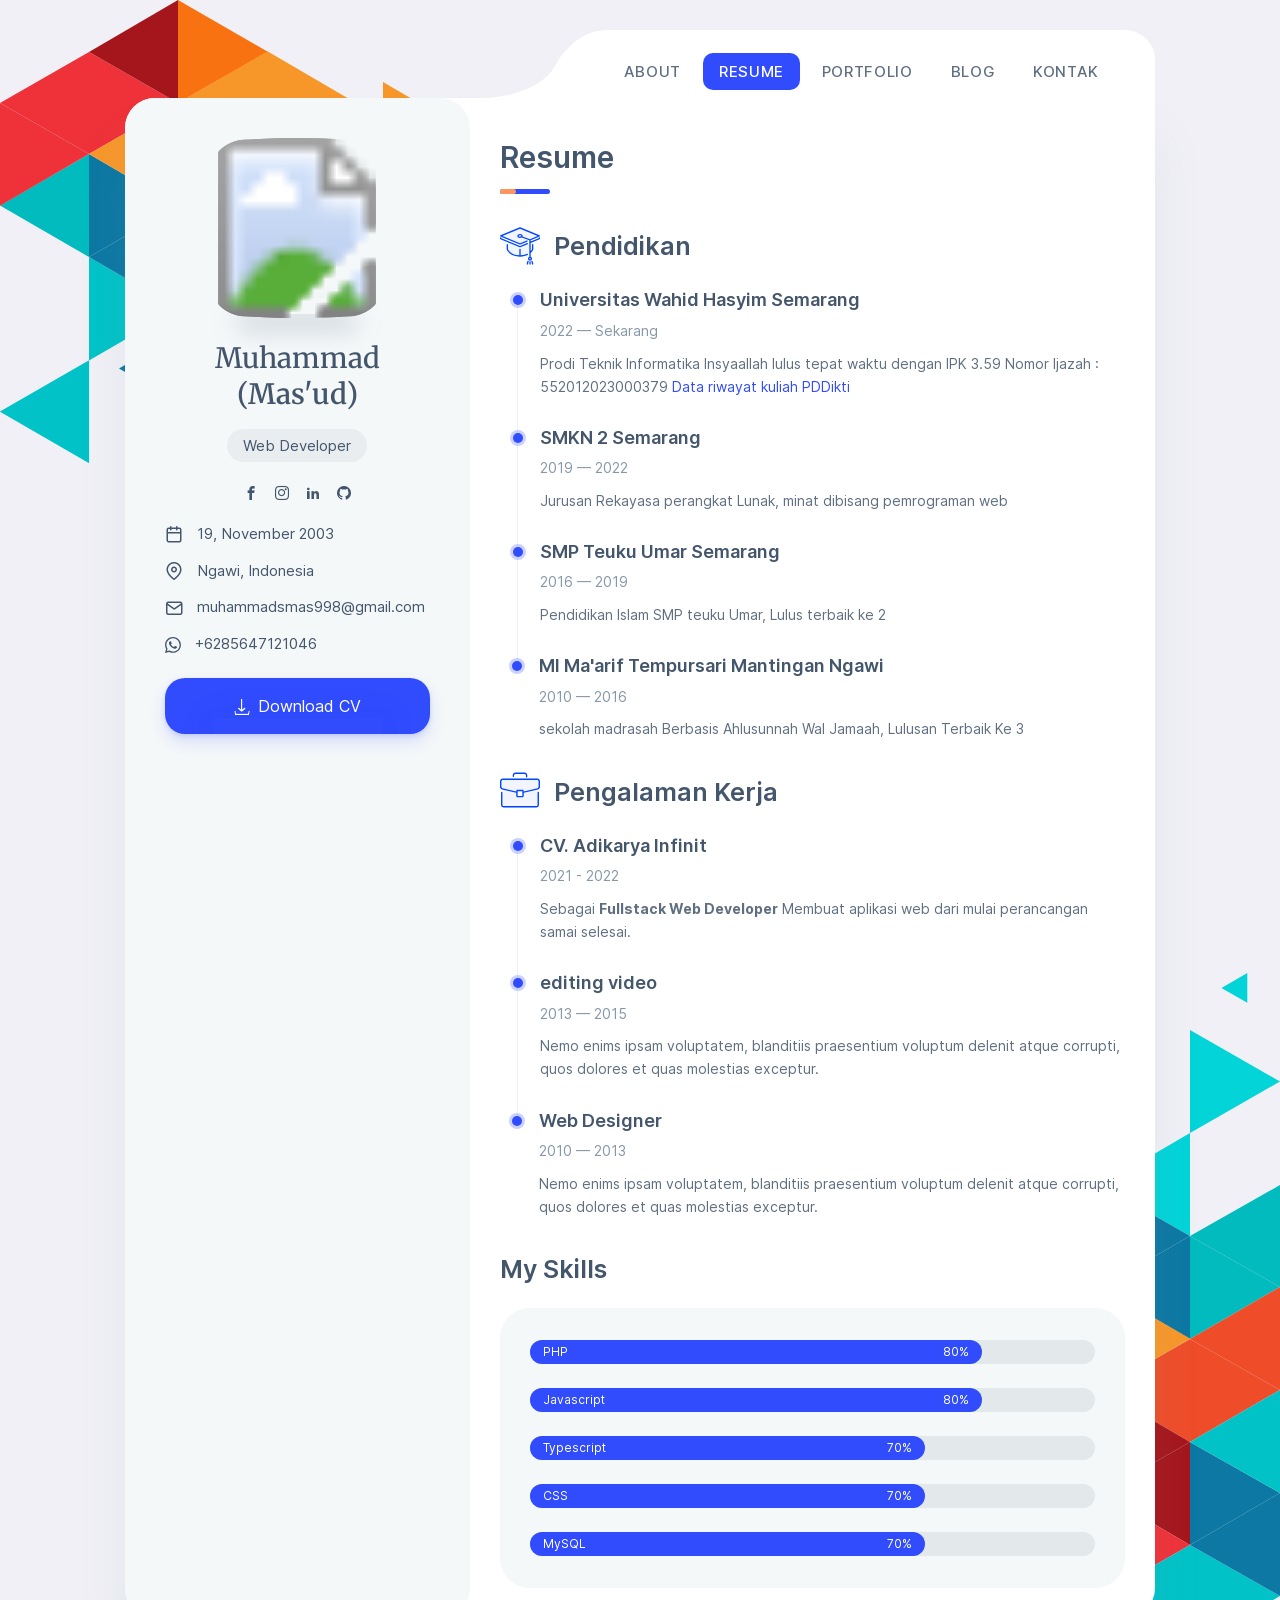
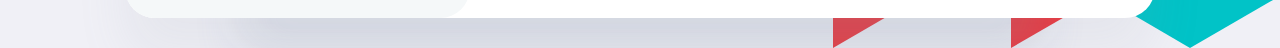
<file: resume.html>
<!DOCTYPE html>
<html lang="en">

<head>
	<meta charset="utf-8" />
	<title>Muhammad Mas'ud - Resume</title>

	<!-- Meta Data -->
	<meta http-equiv="X-UA-Compatible" content="IE=edge">
	<meta name="viewport" content="width=device-width, initial-scale=1, shrink-to-fit=no">
	<meta name="format-detection" content="telephone=no" />
	<meta name="format-detection" content="address=no" />
	<meta name="author" content="Muhammad Mas'ud" />
	<meta name="description" content="Muhammad Mas'ud" />

	<!-- Twitter data -->
	<meta name="twitter:card" content="summary_large_image">
	<meta name="twitter:site" content="@muhammadmasud">
	<meta name="twitter:title" content="Muhammad Mas'ud">
	<meta name="twitter:description" content="Muhammad Mas'ud">
	<meta name="twitter:image" content="./assets/images/social.html">

	<!-- Open Graph data -->
	<meta property="og:title" content="Muhammad Mas'ud" />
	<meta property="og:type" content="website" />
	<meta property="og:url" content="https://muhammadmasud.site" />
	<meta property="og:image" content="./assets/images/social.html" />
	<meta property="og:description" content="Muhammad Mas'ud" />
	<meta property="og:site_name" content="Muhammad Mas'ud" />

	<!-- Favicons -->
	<link rel="apple-touch-icon" sizes="57x57" href="./assets/favicon/apple-icon-57x57.png">
	<link rel="apple-touch-icon" sizes="60x60" href="./assets/favicon/apple-icon-60x60.png">
	<link rel="apple-touch-icon" sizes="72x72" href="./assets/favicon/apple-icon-72x72.png">
	<link rel="apple-touch-icon" sizes="76x76" href="./assets/favicon/apple-icon-76x76.png">
	<link rel="apple-touch-icon" sizes="114x114" href="./assets/favicon/apple-icon-114x114.png">
	<link rel="apple-touch-icon" sizes="120x120" href="./assets/favicon/apple-icon-120x120.png">
	<link rel="apple-touch-icon" sizes="144x144" href="./assets/favicon/apple-icon-144x144.png">
	<link rel="apple-touch-icon" sizes="152x152" href="./assets/favicon/apple-icon-152x152.png">
	<link rel="apple-touch-icon" sizes="180x180" href="./assets/favicon/apple-icon-180x180.png">
	<link rel="icon" type="image/png" sizes="192x192" href="./assets/favicon/android-icon-192x192.png">
	<link rel="icon" type="image/png" sizes="32x32" href="./assets/favicon/favicon-32x32.png">
	<link rel="icon" type="image/png" sizes="96x96" href="./assets/favicon/favicon-96x96.png">
	<link rel="icon" type="image/png" sizes="16x16" href="./assets/favicon/favicon-16x16.png">
	<link rel="manifest" href="./assets/favicon/manifest.json">
	<meta name="msapplication-TileColor" content="#ffffff">
	<meta name="msapplication-TileImage" content="./assets/favicon/ms-icon-144x144.png">
	<meta name="theme-color" content="#0043FF">
	<link rel="shortcut icon" href="./assets/favicon/favicon-16x16.png" type="image/png">

	<!-- Styles -->
	<link rel="stylesheet" type="text/css" href="./assets/styles/style.css" />
	<link rel="stylesheet" type="text/css" href="./assets/demo/style-demo.css" />

</head>

<body class="bg-triangles-2 full-page">
	<!-- Preloader -->
	<div class="preloader">
		<div class="preloader__wrap">
			<svg class="spinner-container" viewBox="0 0 52 52">
				<circle class="path" cx="26px" cy="26px" r="20px" fill="none" stroke-width="4px" />
			</svg>
			<div class="preloader__progress"><span></span></div>
		</div>
	</div>

	<main class="main">
		<!-- Menu -->
		<div class="circle-menu">
			<div class="hamburger">
				<div class="line"></div>
				<div class="line"></div>
				<div class="line"></div>
				<div class="hamburger__text">MENU</div>
			</div>
		</div>

		<div class="nav-wrap">
			<ul class="nav">
				<li class="nav__item"><a href="https://muhammadelta11.github.io/companyprofile/">About</a></li>
				<li class="nav__item"><a class="active" href="https://muhammadelta11.github.io/companyprofile/resume.html">Resume</a></li>
				<li class="nav__item"><a href="https://muhammadelta11.github.io/companyprofile/portfolio.html">Portfolio</a></li>
				<li class="nav__item"><a href="https://muhammadelta11.github.io/companyprofile/blog.html">Blog</a></li>
				<li class="nav__item"><a href="https://muhammadelta11.github.io/companyprofile/contact.html">Kontak</a></li>
			</ul>
		</div>

		<div class="wrapper sticky-parent">
			<!-- Sidebar -->
			<aside class="sidebar">
				<div class="sticky-column">

				</div>
			</aside>

			<!-- Content -->
			<div class="content">
				<div class="section mt-0">
					<h1 class="title title--h1 title__separate">Resume</h1>
				</div>

				<!-- Experience -->
				<div class="section">
					<h2 class="title title--h2"><img class="title-icon" src="./assets/img/icon-education.svg" alt="" />
						Pendidikan
					</h2>
					<div class="timeline">
						<!-- Item -->
						<article class="timeline__item">
							<h5 class="title title--h3 timeline__title">Universitas Wahid Hasyim Semarang</h5>
							<span class="timeline__period">2022 — Sekarang</span>
							<p class="timeline__description">
								Prodi Teknik Informatika Insyaallah lulus tepat waktu dengan IPK 3.59 Nomor Ijazah : 552012023000379
								<a
									href="https://pddikti.kemdikbud.go.id/data_mahasiswa/RTU4Rjc1MzctRkMyOC00NkQyLTk0NDYtQURFOEU5NjIyQjg4">
									Data riwayat kuliah PDDikti
								</a>
							</p>
						</article>

					
						<article class="timeline__item">
							<h5 class="title title--h3 timeline__title">SMKN 2 Semarang</h5>
							<span class="timeline__period">2019 — 2022</span>
							<p class="timeline__description">Jurusan Rekayasa perangkat Lunak, minat dibisang pemrograman web</p>
						</article>
		
						<!-- Item -->
						<article class="timeline__item">
							<h5 class="title title--h3 timeline__title">SMP Teuku Umar Semarang</h5>
							<span class="timeline__period">2016 — 2019</span>
							<p class="timeline__description">Pendidikan Islam SMP teuku Umar, Lulus terbaik ke 2</p>
						</article>
		
						<article class="timeline__item">
							<h5 class="title title--h3 timeline__title">MI Ma'arif Tempursari Mantingan Ngawi</h5>
							<span class="timeline__period">2010 — 2016</span>
							<p class="timeline__description">sekolah madrasah Berbasis Ahlusunnah Wal Jamaah, Lulusan Terbaik Ke 3</p>
						</article>

					</div>
				</div>

				<div class="section">
					<h2 class="title title--h2"><img class="title-icon" src="./assets/img/icon-experience.svg" alt="" />
						Pengalaman Kerja
					</h2>
					<div class="timeline">
						<!-- Item -->
						<article class="timeline__item">
							<h5 class="title title--h3 timeline__title">CV. Adikarya Infinit</h5>
							<span class="timeline__period">2021 - 2022</span>
							<p class="timeline__description">
								Sebagai <b>Fullstack Web Developer</b> Membuat aplikasi web dari mulai perancangan samai selesai.
							</p>
						</article>

						<!-- Item -->
						<article class="timeline__item">
							<h5 class="title title--h3 timeline__title">editing video</h5>
							<span class="timeline__period">2013 — 2015</span>
							<p class="timeline__description">Nemo enims ipsam voluptatem, blanditiis praesentium
								voluptum delenit atque corrupti, quos dolores et quas molestias exceptur.</p>
						</article>

						<!-- Item -->
						<article class="timeline__item">
							<h5 class="title title--h3 timeline__title">Web Designer</h5>
							<span class="timeline__period">2010 — 2013</span>
							<p class="timeline__description">Nemo enims ipsam voluptatem, blanditiis praesentium
								voluptum delenit atque corrupti, quos dolores et quas molestias exceptur.</p>
						</article>
					</div>
				</div>

				<!-- Skills -->
				<div class="section">
					<h2 class="title title--h2">My Skills</h2>
					<div class="box-gray">
						<!-- Progress -->
						<div class="progress">
							<div class="progress-bar" role="progressbar" aria-valuenow="80" aria-valuemin="0" aria-valuemax="100">
								<div class="progress-text"><span>PHP</span><span>80%</span></div>
							</div>
							<div class="progress-text"><span>PHP</span></div>
						</div>

						<!-- Progress -->
						<div class="progress">
							<div class="progress-bar" role="progressbar" aria-valuenow="80" aria-valuemin="0" aria-valuemax="100">
								<div class="progress-text"><span>Javascript</span><span>80%</span></div>
							</div>
							<div class="progress-text"><span>Javascript</span></div>
						</div>

						<div class="progress">
							<div class="progress-bar" role="progressbar" aria-valuenow="70" aria-valuemin="0" aria-valuemax="100">
								<div class="progress-text"><span>Typescript</span><span>70%</span></div>
							</div>
							<div class="progress-text"><span>Typescript</span></div>
						</div>

						<!-- Progress -->
						<div class="progress">
							<div class="progress-bar" role="progressbar" aria-valuenow="70" aria-valuemin="0" aria-valuemax="100">
								<div class="progress-text"><span>CSS</span><span>70%</span></div>
							</div>
							<div class="progress-text"><span>CSS</span></div>
						</div>
						<div class="progress">
							<div class="progress-bar" role="progressbar" aria-valuenow="70" aria-valuemin="0" aria-valuemax="100">
								<div class="progress-text"><span>MySQL</span><span>70%</span></div>
							</div>
							<div class="progress-text"><span>MySQL</span></div>
						</div>
					</div>
				</div>
			</div><!-- Content End -->
		</div><!-- Wrapper End -->
		
	</main>

	<!-- SVG masks -->
	<svg class="svg-defs">
		<clipPath id="avatar-box">
			<path
				d="M1.85379 38.4859C2.9221 18.6653 18.6653 2.92275 38.4858 1.85453 56.0986.905299 77.2792 0 94 0c16.721 0 37.901.905299 55.514 1.85453 19.821 1.06822 35.564 16.81077 36.632 36.63137C187.095 56.0922 188 77.267 188 94c0 16.733-.905 37.908-1.854 55.514-1.068 19.821-16.811 35.563-36.632 36.631C131.901 187.095 110.721 188 94 188c-16.7208 0-37.9014-.905-55.5142-1.855-19.8205-1.068-35.5637-16.81-36.63201-36.631C.904831 131.908 0 110.733 0 94c0-16.733.904831-37.9078 1.85379-55.5141z" />
		</clipPath>
		<clipPath id="avatar-hexagon">
			<path
				d="M0 27.2891c0-4.6662 2.4889-8.976 6.52491-11.2986L31.308 1.72845c3.98-2.290382 8.8697-2.305446 12.8637-.03963l25.234 14.31558C73.4807 18.3162 76 22.6478 76 27.3426V56.684c0 4.6805-2.5041 9.0013-6.5597 11.3186L44.4317 82.2915c-3.9869 2.278-8.8765 2.278-12.8634 0L6.55974 68.0026C2.50414 65.6853 0 61.3645 0 56.684V27.2891z" />
		</clipPath>
	</svg>

	<!-- Demo Menu -->
	<!-- <div class="btnSlideNav slideOpen"></div>
	<div class="btnSlideNav slideClose"></div>
	<ul class="slideNav">
		<li class="slideNav__item"><a href="one-page.html">1. Single page</a></li>
		<li class="slideNav__item"><a href="background-2.html">2. Background 2</a></li>
		<li class="slideNav__item"><a href="background-3.html">3. Background 3</a></li>
		<li class="slideNav__item"><a href="background-4.html">4. Background 4</a></li>
		<li class="slideNav__item"><a href="background-5.html">5. Background 5</a></li>
		<li class="slideNav__item"><a href="background-6.html">6. Background 6</a></li>
	</ul>
	<div class="overlay-slideNav"></div> -->
	<!-- Demo Menu -->

	<!-- JavaScripts -->
	<script src="./assets/js/jquery-3.4.1.min.js"></script>
	<script src="./assets/js/plugins.min.js"></script>
	<script src="./assets/js/common.js"></script>

	<script src="./assets/demo/plugins-demo.js"></script>
	<script src="./assets/scriptv2.js"></script>
</body>

</html>
</file>
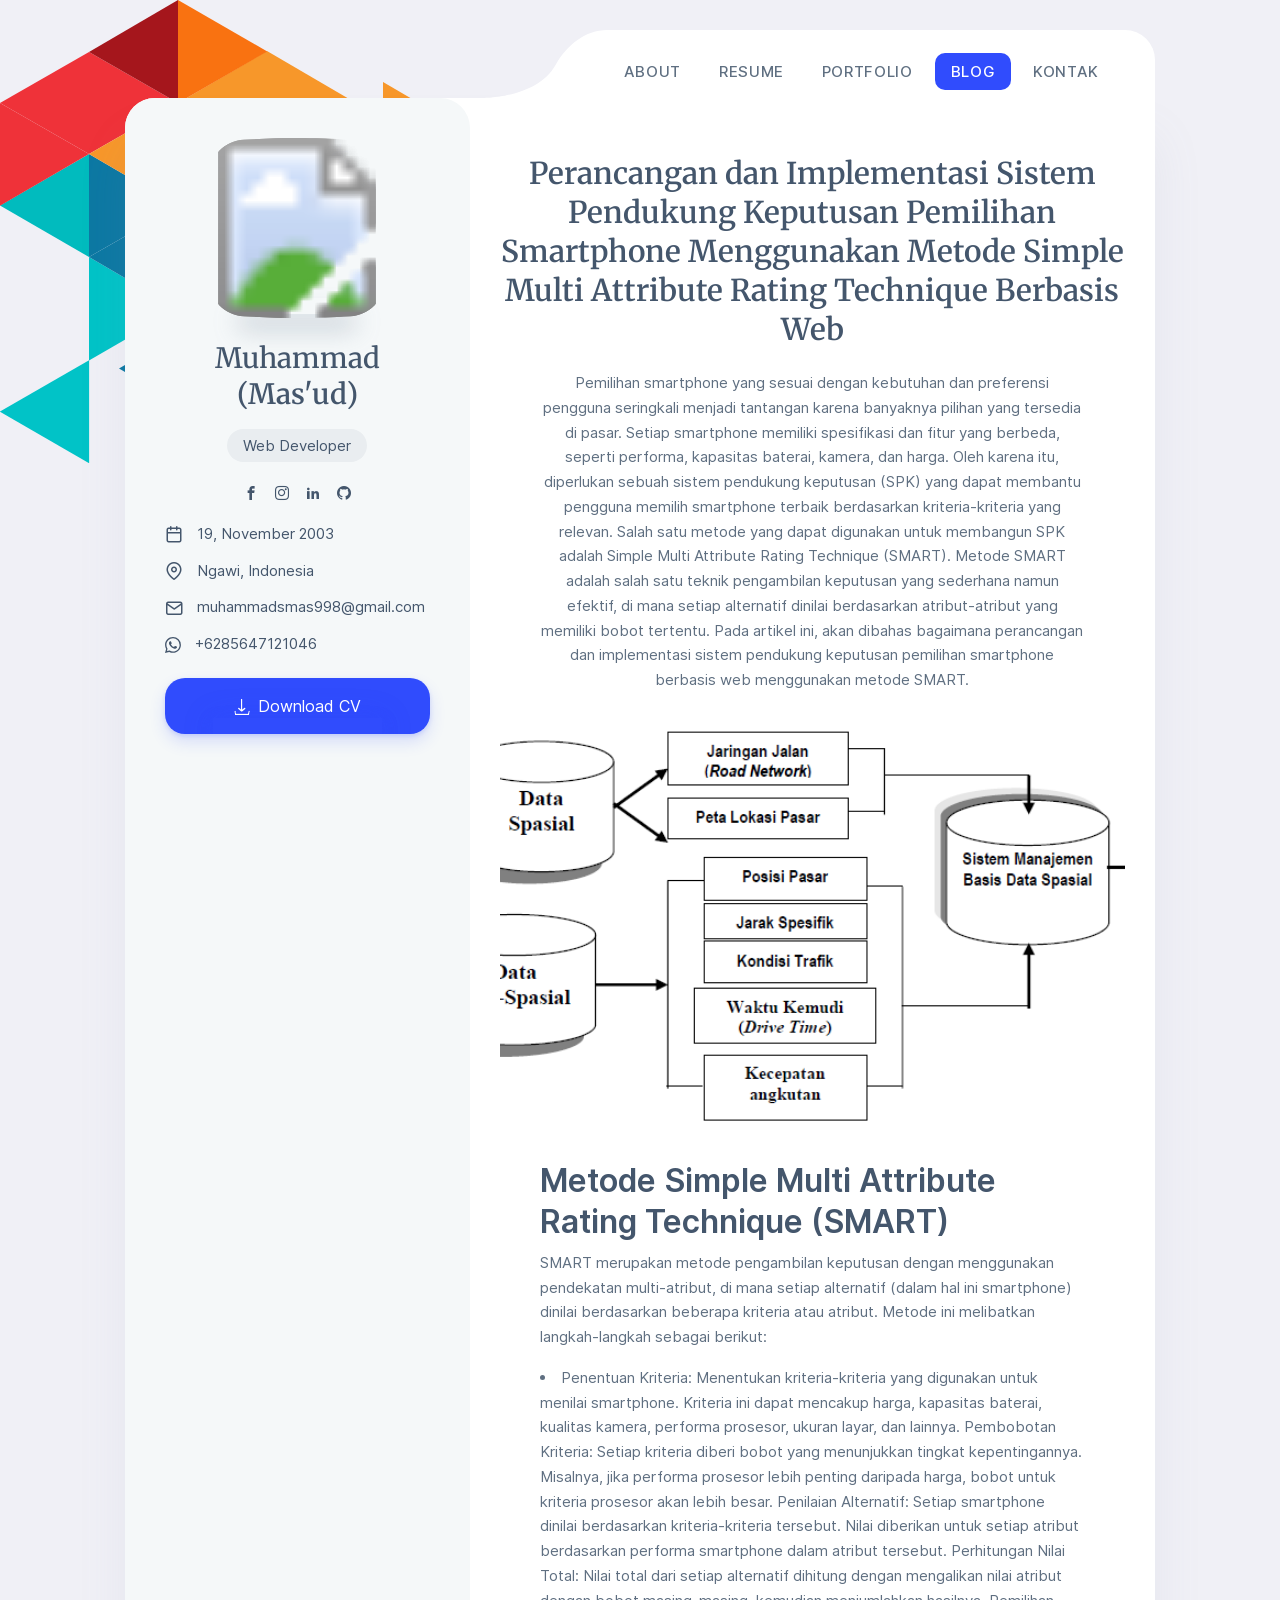
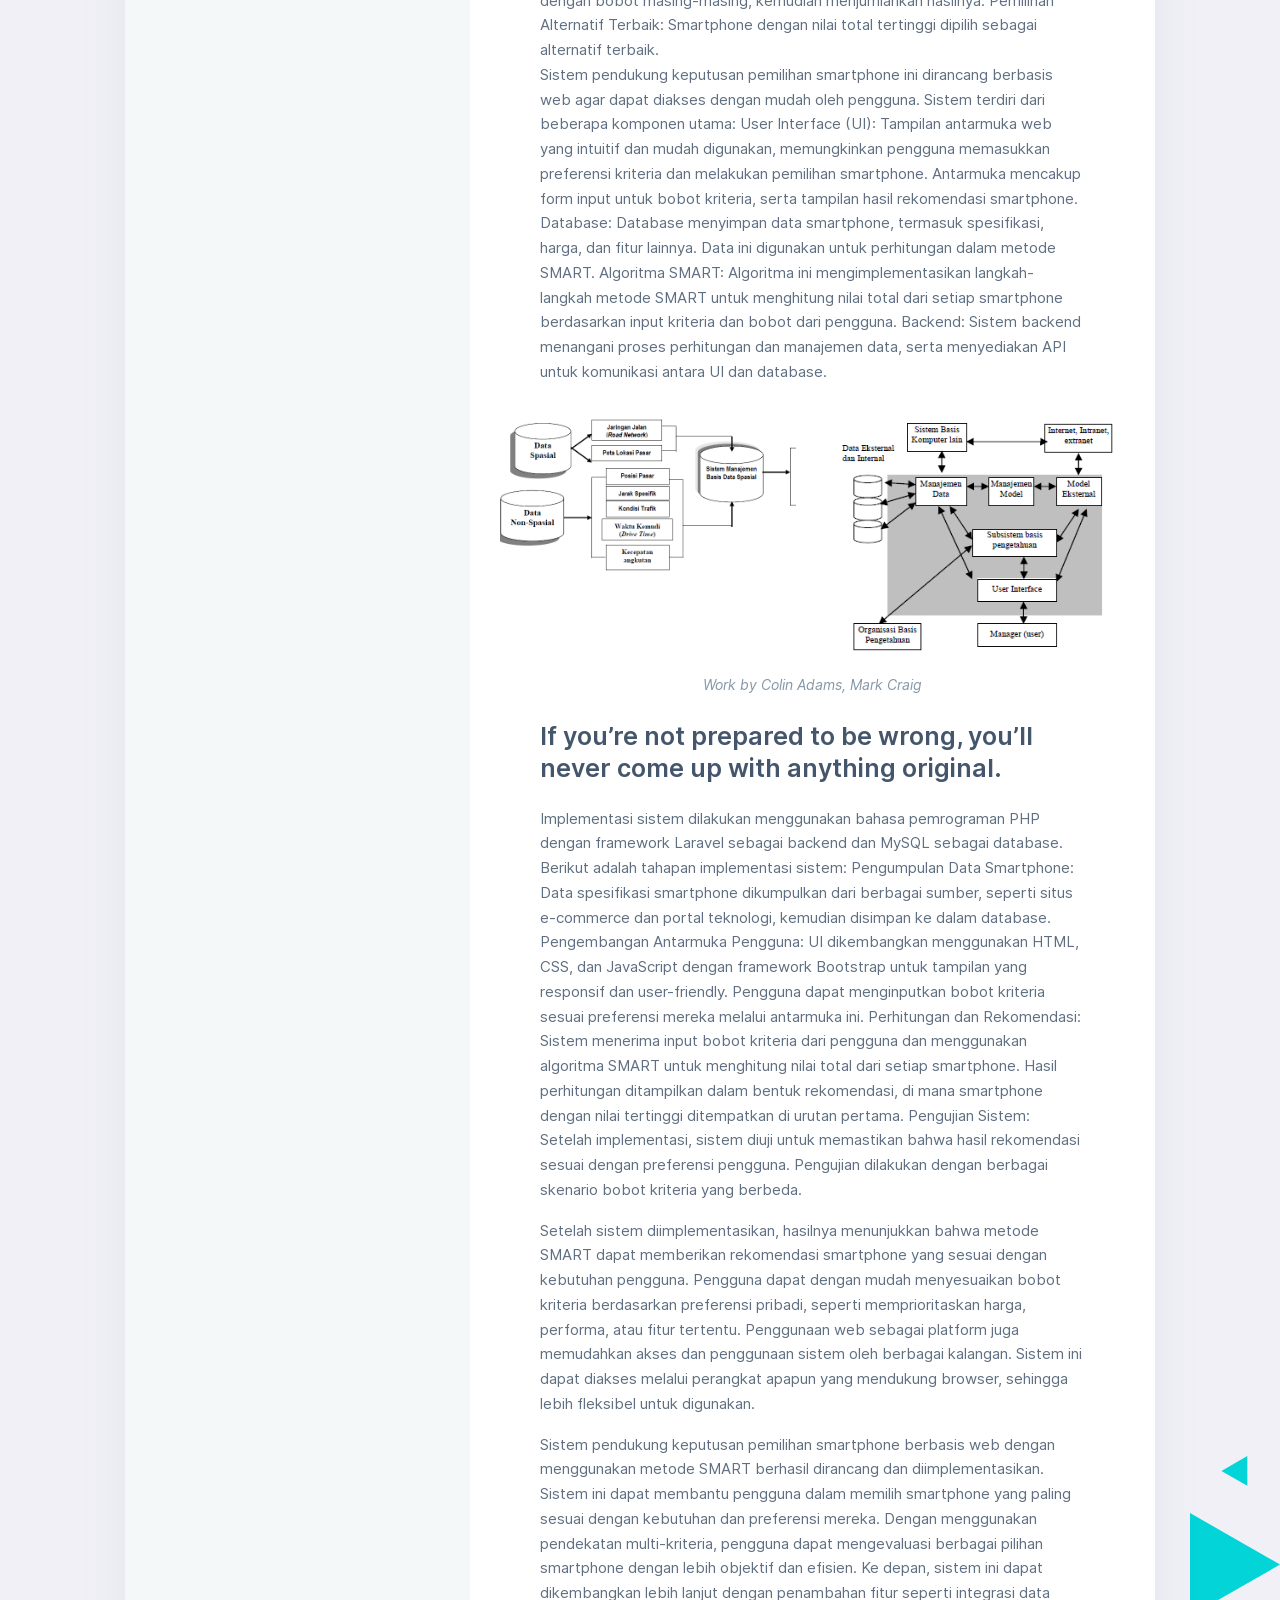
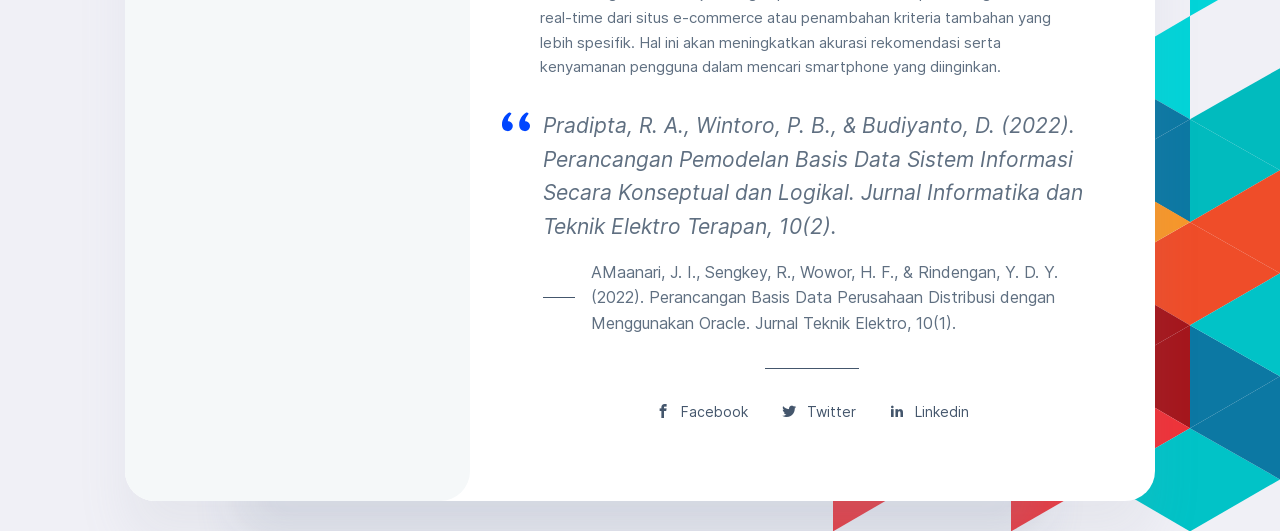
<file: single-post.html>
<!DOCTYPE html>
<html lang="en">

<head>
	<meta charset="utf-8" />
	<title>Muhammad Mas'ud - Post</title>

	<!-- Meta Data -->
	<meta http-equiv="X-UA-Compatible" content="IE=edge">
	<meta name="viewport" content="width=device-width, initial-scale=1, shrink-to-fit=no">
	<meta name="format-detection" content="telephone=no" />
	<meta name="format-detection" content="address=no" />
	<meta name="author" content="Muhammad Mas'ud" />
	<meta name="description" content="Muhammad Mas'ud" />

	<!-- Twitter data -->
	<meta name="twitter:card" content="summary_large_image">
	<meta name="twitter:site" content="@iseplutpinur7">
	<meta name="twitter:title" content="Muhammad Mas'ud">
	<meta name="twitter:description" content="Muhammad Mas'ud">
	<meta name="twitter:image" content="./assets/images/social.html">

	<!-- Open Graph data -->
	<meta property="og:title" content="Muhammad Mas'ud" />
	<meta property="og:type" content="website" />
	<meta property="og:url" content="https://iseplutpi.site" />
	<meta property="og:image" content="./assets/images/social.html" />
	<meta property="og:description" content="Muhammad Mas'ud" />
	<meta property="og:site_name" content="Muhammad Mas'ud" />

	<!-- Favicons -->
	<link rel="apple-touch-icon" sizes="57x57" href="./assets/favicon/apple-icon-57x57.png">
	<link rel="apple-touch-icon" sizes="60x60" href="./assets/favicon/apple-icon-60x60.png">
	<link rel="apple-touch-icon" sizes="72x72" href="./assets/favicon/apple-icon-72x72.png">
	<link rel="apple-touch-icon" sizes="76x76" href="./assets/favicon/apple-icon-76x76.png">
	<link rel="apple-touch-icon" sizes="114x114" href="./assets/favicon/apple-icon-114x114.png">
	<link rel="apple-touch-icon" sizes="120x120" href="./assets/favicon/apple-icon-120x120.png">
	<link rel="apple-touch-icon" sizes="144x144" href="./assets/favicon/apple-icon-144x144.png">
	<link rel="apple-touch-icon" sizes="152x152" href="./assets/favicon/apple-icon-152x152.png">
	<link rel="apple-touch-icon" sizes="180x180" href="./assets/favicon/apple-icon-180x180.png">
	<link rel="icon" type="image/png" sizes="192x192" href="./assets/favicon/android-icon-192x192.png">
	<link rel="icon" type="image/png" sizes="32x32" href="./assets/favicon/favicon-32x32.png">
	<link rel="icon" type="image/png" sizes="96x96" href="./assets/favicon/favicon-96x96.png">
	<link rel="icon" type="image/png" sizes="16x16" href="./assets/favicon/favicon-16x16.png">
	<link rel="manifest" href="./assets/favicon/manifest.json">
	<meta name="msapplication-TileColor" content="#ffffff">
	<meta name="msapplication-TileImage" content="./assets/favicon/ms-icon-144x144.png">
	<meta name="theme-color" content="#0043FF">
	<link rel="shortcut icon" href="./assets/favicon/favicon-16x16.png" type="image/png">

	<!-- Styles -->
	<link rel="stylesheet" type="text/css" href="./assets/styles/style.css" />
	<link rel="stylesheet" type="text/css" href="./assets/demo/style-demo.css" />

</head>

<body class="bg-triangles-2 full-page">
	<!-- Preloader -->
	<div class="preloader">
		<div class="preloader__wrap">
			<svg class="spinner-container" viewBox="0 0 52 52">
				<circle class="path" cx="26px" cy="26px" r="20px" fill="none" stroke-width="4px" />
			</svg>
			<div class="preloader__progress"><span></span></div>
		</div>
	</div>

	<main class="main">
		<!-- Menu -->
		<div class="circle-menu">
			<div class="hamburger">
				<div class="line"></div>
				<div class="line"></div>
				<div class="line"></div>
				<div class="hamburger__text">MENU</div>
			</div>
		</div>

		<div class="nav-wrap">
			<ul class="nav">
				<li class="nav__item"><a href="https://muhammadelta11.github.io/companyprofile/">About</a></li>
				<li class="nav__item"><a href="https://muhammadelta11.github.io/companyprofile//resume.html">Resume</a></li>
				<li class="nav__item"><a href="https://muhammadelta11.github.io/companyprofile//portfolio.html">Portfolio</a></li>
				<li class="nav__item"><a class="active" href="https://muhammadelta11.github.io/companyprofile//blog.html">Blog</a></li>
				<li class="nav__item"><a href="https://muhammadelta11.github.io/companyprofile//contact.html">Kontak</a></li>
			</ul>
		</div>

		<div class="wrapper sticky-parent">
			<!-- Sidebar -->
			<aside class="sidebar">
				<div class="sticky-column">

				</div>
			</aside>

			<!-- Content -->
			<div class="content">
				<!-- Post -->
				<div class="pb-3">
					<header class="header-post">
						<h1 class="title title--h1">Perancangan dan Implementasi Sistem Pendukung Keputusan Pemilihan Smartphone Menggunakan Metode Simple Multi Attribute Rating Technique Berbasis Web </h1>
						<div class="caption-post">
							<p>Pemilihan smartphone yang sesuai dengan kebutuhan dan preferensi pengguna seringkali menjadi tantangan karena banyaknya pilihan yang tersedia di pasar. Setiap smartphone memiliki spesifikasi dan fitur yang berbeda, seperti performa, kapasitas baterai, kamera, dan harga. Oleh karena itu, diperlukan sebuah sistem pendukung keputusan (SPK) yang dapat membantu pengguna memilih smartphone terbaik berdasarkan kriteria-kriteria yang relevan.

								Salah satu metode yang dapat digunakan untuk membangun SPK adalah Simple Multi Attribute Rating Technique (SMART). Metode SMART adalah salah satu teknik pengambilan keputusan yang sederhana namun efektif, di mana setiap alternatif dinilai berdasarkan atribut-atribut yang memiliki bobot tertentu. Pada artikel ini, akan dibahas bagaimana perancangan dan implementasi sistem pendukung keputusan pemilihan smartphone berbasis web menggunakan metode SMART.</p>
						</div>
						<div class="header-post__image-wrap">
							<img class="cover lazyload" src="./assets/img/artikel1/artikel.PNG" alt="" />
						</div>
					</header>
					<div class="caption-post">
						<h2>Metode Simple Multi Attribute Rating Technique (SMART)</h2>
						<p>SMART merupakan metode pengambilan keputusan dengan menggunakan pendekatan multi-atribut, di mana setiap alternatif (dalam hal ini smartphone) dinilai berdasarkan beberapa kriteria atau atribut. Metode ini melibatkan langkah-langkah sebagai berikut:</p>
						<li>Penentuan Kriteria: Menentukan kriteria-kriteria yang digunakan untuk menilai smartphone. Kriteria ini dapat mencakup harga, kapasitas baterai, kualitas kamera, performa prosesor, ukuran layar, dan lainnya.

							Pembobotan Kriteria: Setiap kriteria diberi bobot yang menunjukkan tingkat kepentingannya. Misalnya, jika performa prosesor lebih penting daripada harga, bobot untuk kriteria prosesor akan lebih besar.
							
							Penilaian Alternatif: Setiap smartphone dinilai berdasarkan kriteria-kriteria tersebut. Nilai diberikan untuk setiap atribut berdasarkan performa smartphone dalam atribut tersebut.
							
							Perhitungan Nilai Total: Nilai total dari setiap alternatif dihitung dengan mengalikan nilai atribut dengan bobot masing-masing, kemudian menjumlahkan hasilnya.
							
							Pemilihan Alternatif Terbaik: Smartphone dengan nilai total tertinggi dipilih sebagai alternatif terbaik.
						</li>
						Sistem pendukung keputusan pemilihan smartphone ini dirancang berbasis web agar dapat diakses dengan mudah oleh pengguna. Sistem terdiri dari beberapa komponen utama:

						User Interface (UI): Tampilan antarmuka web yang intuitif dan mudah digunakan, memungkinkan pengguna memasukkan preferensi kriteria dan melakukan pemilihan smartphone. Antarmuka mencakup form input untuk bobot kriteria, serta tampilan hasil rekomendasi smartphone.

						Database: Database menyimpan data smartphone, termasuk spesifikasi, harga, dan fitur lainnya. Data ini digunakan untuk perhitungan dalam metode SMART.

						Algoritma SMART: Algoritma ini mengimplementasikan langkah-langkah metode SMART untuk menghitung nilai total dari setiap smartphone berdasarkan input kriteria dan bobot dari pengguna.

						Backend: Sistem backend menangani proses perhitungan dan manajemen data, serta menyediakan API untuk komunikasi antara UI dan database.
					</div>
					<div class="gallery-post">
						<img class="gallery-post__item cover lazyload" src="./assets/img/artikel1/artikel.PNG" data-zoom alt="" />
						<img class="gallery-post__item cover lazyload" src="./assets/img/artikel1/Components-of-SPK-Source-Turban-2001-109.png" data-zoom alt="" />
						<div class="gallery-post__caption">Work by <a href="#">Colin Adams</a>, <a href="#">Mark
								Craig</a></div>
					</div>
					<div class="caption-post">
						<h2 class="title title--h2">If you’re not prepared to be wrong, you’ll never come up with
							anything original.</h2>
						<p>Implementasi sistem dilakukan menggunakan bahasa pemrograman PHP dengan framework Laravel sebagai backend dan MySQL sebagai database. Berikut adalah tahapan implementasi sistem:

							Pengumpulan Data Smartphone: Data spesifikasi smartphone dikumpulkan dari berbagai sumber, seperti situs e-commerce dan portal teknologi, kemudian disimpan ke dalam database.
							
							Pengembangan Antarmuka Pengguna: UI dikembangkan menggunakan HTML, CSS, dan JavaScript dengan framework Bootstrap untuk tampilan yang responsif dan user-friendly. Pengguna dapat menginputkan bobot kriteria sesuai preferensi mereka melalui antarmuka ini.
							
							Perhitungan dan Rekomendasi: Sistem menerima input bobot kriteria dari pengguna dan menggunakan algoritma SMART untuk menghitung nilai total dari setiap smartphone. Hasil perhitungan ditampilkan dalam bentuk rekomendasi, di mana smartphone dengan nilai tertinggi ditempatkan di urutan pertama.
							
							Pengujian Sistem: Setelah implementasi, sistem diuji untuk memastikan bahwa hasil rekomendasi sesuai dengan preferensi pengguna. Pengujian dilakukan dengan berbagai skenario bobot kriteria yang berbeda.
						</p>
						<p>Setelah sistem diimplementasikan, hasilnya menunjukkan bahwa metode SMART dapat memberikan rekomendasi smartphone yang sesuai dengan kebutuhan pengguna. Pengguna dapat dengan mudah menyesuaikan bobot kriteria berdasarkan preferensi pribadi, seperti memprioritaskan harga, performa, atau fitur tertentu.

							Penggunaan web sebagai platform juga memudahkan akses dan penggunaan sistem oleh berbagai kalangan. Sistem ini dapat diakses melalui perangkat apapun yang mendukung browser, sehingga lebih fleksibel untuk digunakan.</p>
							<p>Sistem pendukung keputusan pemilihan smartphone berbasis web dengan menggunakan metode SMART berhasil dirancang dan diimplementasikan. Sistem ini dapat membantu pengguna dalam memilih smartphone yang paling sesuai dengan kebutuhan dan preferensi mereka. Dengan menggunakan pendekatan multi-kriteria, pengguna dapat mengevaluasi berbagai pilihan smartphone dengan lebih objektif dan efisien.
	
								Ke depan, sistem ini dapat dikembangkan lebih lanjut dengan penambahan fitur seperti integrasi data real-time dari situs e-commerce atau penambahan kriteria tambahan yang lebih spesifik. Hal ini akan meningkatkan akurasi rekomendasi serta kenyamanan pengguna dalam mencari smartphone yang diinginkan.</p>
						<blockquote class="block-quote">
							<p>Pradipta, R. A., Wintoro, P. B., & Budiyanto, D. (2022). Perancangan Pemodelan Basis Data Sistem Informasi Secara Konseptual dan Logikal. Jurnal Informatika dan Teknik Elektro Terapan, 10(2).
							</p>
							<span class="block-quote__author">AMaanari, J. I., Sengkey, R., Wowor, H. F., & Rindengan, Y. D. Y. (2022). Perancangan Basis Data Perusahaan Distribusi dengan Menggunakan Oracle. Jurnal Teknik Elektro, 10(1).</span>
						</blockquote>
					</div>
					<footer class="footer-post">
						<a class="footer-post__share" href="http://facebook.com/"><i
								class="font-icon icon-facebook"></i><span>Facebook</span></a>
						<a class="footer-post__share" href="http://twitter.com/"><i
								class="font-icon icon-twitter"></i><span>Twitter</span></a>
						<a class="footer-post__share" href="http://linkedin.com/"><i
								class="font-icon icon-linkedin2"></i><span>Linkedin</span></a>
					</footer>
				</div>
			</div><!-- Content End -->
		</div><!-- Wrapper End -->
	</main>

	<!-- SVG masks -->
	<svg class="svg-defs">
		<clipPath id="avatar-box">
			<path
				d="M1.85379 38.4859C2.9221 18.6653 18.6653 2.92275 38.4858 1.85453 56.0986.905299 77.2792 0 94 0c16.721 0 37.901.905299 55.514 1.85453 19.821 1.06822 35.564 16.81077 36.632 36.63137C187.095 56.0922 188 77.267 188 94c0 16.733-.905 37.908-1.854 55.514-1.068 19.821-16.811 35.563-36.632 36.631C131.901 187.095 110.721 188 94 188c-16.7208 0-37.9014-.905-55.5142-1.855-19.8205-1.068-35.5637-16.81-36.63201-36.631C.904831 131.908 0 110.733 0 94c0-16.733.904831-37.9078 1.85379-55.5141z" />
		</clipPath>
		<clipPath id="avatar-hexagon">
			<path
				d="M0 27.2891c0-4.6662 2.4889-8.976 6.52491-11.2986L31.308 1.72845c3.98-2.290382 8.8697-2.305446 12.8637-.03963l25.234 14.31558C73.4807 18.3162 76 22.6478 76 27.3426V56.684c0 4.6805-2.5041 9.0013-6.5597 11.3186L44.4317 82.2915c-3.9869 2.278-8.8765 2.278-12.8634 0L6.55974 68.0026C2.50414 65.6853 0 61.3645 0 56.684V27.2891z" />
		</clipPath>
	</svg>

	

	<!-- JavaScripts -->
	<script src="./assets/js/jquery-3.4.1.min.js"></script>
	<script src="./assets/js/plugins.min.js"></script>
	<script src="./assets/js/common.js"></script>

	<script src="./assets/demo/plugins-demo.js"></script>
	<script src="./assets/scriptv2.js"></script>
</body>

</html>
</file>
<file: v1/assets/css/style.css>
div{
    display: block;
}
.jumbotron
{
    background-image: url(../images/bg-2.jpg); 
    background-attachment: fixed; 
    background-size: cover; 
    /*background-position: 0 -200px; */
    height: 700px; background-repeat: no-repeat;
}
.jumbotron p
{
    color: #fff;
    font-size: 1.7em;
    font-weight: 300;
    margin-bottom: 30px;
    margin-bottom: 30px;
}
.work-ex
{   
    margin-top: 20px;
    margin-bottom: 50px;
}
.work{
    margin-bottom: 15px;
    margin-top: 20px;
    margin-right:5px;

    padding: 30px;
}
.work .tanggal
{
    float: right;
    color: rgba(0,0,0,0.3);
    font-size: 14px;
    margin-top: 6px;
    margin-left: 5px; 

}
.work .perusahaan
{
    width: 170px;
    font-size: 11px;
    background-color: #007bff;
    border-color: #007bff;
    border-radius: 15px;
    margin-top: 5px;
    margin-bottom: 5px;
    padding:5px;
}
.work .school
{
    width: 170px;
    font-size: 11px;
    background-color: #28a745;
    border-color: #28a745;
    border-radius: 15px;
    margin-top: 5px;
    margin-bottom: 5px;
    padding:5px;
}
.work p{
    color: rgba(0,0,0,0.8);
    margin-top: 5px;
    font-size: 14px;
    font-weight: 350;
}
.skill
{
    padding:35px;
}
.title-skill
{
    font-size: 14px;
    color: #333;
}
.skill .progress
{
    height: 3px;
    margin-bottom: 20px;
}
.quotes
{
    margin-top: 35px;
    border-top: 1px solid #ddd;
    padding:70px;
    /*background-color: rgba(0,0,0,0.1);*/
}
.quotes p
{
    font-size: 17px;
}
.footers
{
    margin:0 auto;
    padding-top: 35px;
    border-top: 1px solid #ddd;
    margin-top: 15px;
    margin-bottom: 50px;
}
.footers span{
    color: #333;
    font-size: 12px;
}

@font-face {
  font-family: 'icomoon';
  src: url("../fonts/icomoon/icomoon.eot?srf3rx");
  src: url("../fonts/icomoon/icomoon.eot?srf3rx#iefix") format("embedded-opentype"), url("../fonts/icomoon/icomoon.ttf?srf3rx") format("truetype"), url("../fonts/icomoon/icomoon.woff?srf3rx") format("woff"), url("../fonts/icomoon/icomoon.svg?srf3rx#icomoon") format("svg");
  font-weight: normal;
  font-style: normal;
}
/* =======================================================
*
*   Template Style 
*
* ======================================================= */
body {
  font-family: "Space Mono", Arial, serif;
  font-weight: 400;
  font-size: 16px;
  line-height: 1.7;
  color: #4d4d4d;
  background: #fff;
}

#page {
  position: relative;
  overflow-x: hidden;
  width: 100%;
  height: 100%;
  -webkit-transition: 0.5s;
  -o-transition: 0.5s;
  transition: 0.5s;
}
.offcanvas #page {
  overflow: hidden;
  position: absolute;
}
.offcanvas #page:after {
  -webkit-transition: 2s;
  -o-transition: 2s;
  transition: 2s;
  position: absolute;
  top: 0;
  right: 0;
  bottom: 0;
  left: 0;
  z-index: 101;
  background: rgba(0, 0, 0, 0.7);
  content: "";
}

a {
  /*color: #FF9000;*/
  -webkit-transition: 0.5s;
  -o-transition: 0.5s;
  transition: 0.5s;
}
a:hover, a:active, a:focus {
  /*color: #FF9000;*/
  outline: none;
  text-decoration: none;
}

p {
  margin-bottom: 30px;
}

h1, h2, h3, h4, h5, h6, figure {
  color: #000;
  font-family: "Space Mono", Arial, serif;
  font-weight: 400;
  margin: 0 0 20px 0;
}

::-webkit-selection {
  color: #fff;
  background: #FF9000;
}

::-moz-selection {
  color: #fff;
  background: #FF9000;
}

::selection {
  color: #fff;
  background: #FF9000;
}

#fh5co-header,
.fh5co-cover {
  background-color: transparent;
  background-size: cover;
  background-attachment: fixed;
  position: relative;
  height: 600px;
  width: 100%;
}
#fh5co-header .overlay,
.fh5co-cover .overlay {
  position: absolute;
  top: 0;
  bottom: 0;
  left: 0;
  right: 0;
  background: rgba(255, 144, 0, 0.9);
}
#fh5co-header .display-t,
.fh5co-cover .display-t {
  width: 100%;
  display: table;
}
#fh5co-header .display-tc,
.fh5co-cover .display-tc {
  display: table-cell;
  vertical-align: middle;
  height: 600px;
}
#fh5co-header .display-tc h1, #fh5co-header .display-tc h2, #fh5co-header .display-tc h3,
.fh5co-cover .display-tc h1,
.fh5co-cover .display-tc h2,
.fh5co-cover .display-tc h3 {
  margin: 0;
  padding: 0;
  color: white;
}
#fh5co-header .display-tc h1,
.fh5co-cover .display-tc h1 {
  font-family: "Kaushan Script", cursive;
  margin-bottom: 30px;
  font-size: 50px;
  line-height: 1.3;
  font-weight: 300;
  -webkit-transform: rotate(-5deg);
  -moz-transform: rotate(-5deg);
  -ms-transform: rotate(-5deg);
  -o-transform: rotate(-5deg);
  transform: rotate(-5deg);
}

/*edited*/
.display-tc h1 {
  color:#fff;
  padding: 4px 15px;
  position: relative;
  font-family: "Kaushan Script", cursive;
  margin-bottom: 30px;
  font-size: 50px;
  line-height: 1.3;
  font-weight: 300;
  -webkit-transform: rotate(-5deg);
  -moz-transform: rotate(-5deg);
  -ms-transform: rotate(-5deg);
  -o-transform: rotate(-5deg);
  transform: rotate(-5deg);
}

.display-tc h3 {
  font-size: 16px;
  color:#fff;
}
@media screen and (max-width: 768px) {
.display-tc h3 {
    font-size: 14px;
  }
.display-tc h1 {
    font-size: 28px;
  }
}

#fh5co-header .display-tc h1 span,
.fh5co-cover .display-tc h1 span {
  padding: 4px 15px;
  position: relative;
}
#fh5co-header .display-tc h1 span:before,
.fh5co-cover .display-tc h1 span:before {
  position: absolute;
  top: 40px;
  left: 0;
  width: 30px;
  height: 4px;
  content: '';
  background: #fff;
  margin-left: -30px;
}
#fh5co-header .display-tc h1 span:after,
.fh5co-cover .display-tc h1 span:after {
  position: absolute;
  top: 40px;
  right: 0;
  width: 30px;
  height: 4px;
  content: '';
  background: #fff;
  margin-right: -30px;
}
@media screen and (max-width: 768px) {
  #fh5co-header .display-tc h1,
  .fh5co-cover .display-tc h1 {
    font-size: 34px;
  }
  #fh5co-header .display-tc h1 span:before,
  .fh5co-cover .display-tc h1 span:before {
    top: 28px;
    width: 20px;
    height: 3px;
    margin-left: -15px;
  }
  #fh5co-header .display-tc h1 span:after,
  .fh5co-cover .display-tc h1 span:after {
    top: 28px;
    width: 20px;
    height: 3px;
    margin-right: -15px;
  }
}
#fh5co-header .display-tc h2,
.fh5co-cover .display-tc h2 {
  font-size: 20px;
  line-height: 1.5;
  margin-bottom: 30px;
}
#fh5co-header .display-tc h3,
.fh5co-cover .display-tc h3 {
  font-size: 16px;
}
@media screen and (max-width: 768px) {
  #fh5co-header .display-tc h3,
  .fh5co-cover .display-tc h3 {
    font-size: 14px;
  }
}
#fh5co-header .display-tc .profile-thumb,
.fh5co-cover .display-tc .profile-thumb {
  background-size: cover !important;
  background-position: center center;
  background-repeat: no-repeat;
  position: relative;
  height: 200px;
  width: 200px;
  margin: 0 auto;
  margin-bottom: 30px;
  -webkit-border-radius: 50%;
  -moz-border-radius: 50%;
  -ms-border-radius: 50%;
  border-radius: 50%;
}
#fh5co-header .display-tc .fh5co-social-icons li a,
.fh5co-cover .display-tc .fh5co-social-icons li a {
  color: #fff;
}
#fh5co-header .display-tc .fh5co-social-icons li a i,
.fh5co-cover .display-tc .fh5co-social-icons li a i {
  font-size: 30px;
}

#fh5co-features {
  background: #333;
}
#fh5co-features h2 {
  color: #fff;
}
#fh5co-features .services-padding {
  padding: 7em 0;
}
#fh5co-features .feature-left {
  margin-bottom: 40px;
  float: left;
}
@media screen and (max-width: 992px) {
  #fh5co-features .feature-left {
    margin-bottom: 30px;
  }
}
#fh5co-features .feature-left .icon {
  display: table;
  text-align: center;
  width: 100px;
  height: 100px;
  margin: 0 auto;
  background: #fff;
  margin-bottom: 20px;
  -webkit-border-radius: 50%;
  -moz-border-radius: 50%;
  -ms-border-radius: 50%;
  border-radius: 50%;
}
#fh5co-features .feature-left .icon i {
  font-size: 50px;
  display: table-cell;
  vertical-align: middle;
  height: 100px;
  color: #333 !important;
}
#fh5co-features .feature-left .feature-copy {
  width: 100%;
}
#fh5co-features .feature-left h3 {
  font-size: 24px;
  font-weight: 400;
  color: #fff;
}
#fh5co-features .feature-left p {
  font-size: 16px;
  color: rgba(255, 255, 255, 0.7);
}
#fh5co-features .feature-left p:last-child {
  margin-bottom: 0;
}
#fh5co-features .feature-left p a {
  color: #000 !important;
}

#fh5co-about,
#fh5co-resume,
#fh5co-skills,
#fh5co-started,
#fh5co-work,
#fh5co-blog,
#fh5co-pricing,
#fh5co-contact {
  padding: 2em 0;
  clear: both;
}
@media screen and (max-width: 768px) {
  #fh5co-about,
  #fh5co-resume,
  #fh5co-skills,
  #fh5co-started,
  #fh5co-work,
  #fh5co-blog,
  #fh5co-pricing,
  #fh5co-contact {
    padding: 3em 0;
  }
}

#fh5co-started {
  border-bottom: none;
}

.fh5co-bg-dark {
  background: #2F3C4F;
  background: #333;
}
.fh5co-bg-dark .fh5co-heading h2 {
  color: #fff !important;
}

.info {
  margin: 0;
  padding: 0;
  width: 90%;
  float: left;
}
@media screen and (max-width: 768px) {
  .info {
    margin-bottom: 3em;
  }
}
.info li {
  width: 100%;
  float: left;
  list-style: none;
  padding: 10px 0;
}
.info li:first-child {
  padding-top: 0;
}
.info li .first-block {
  width: 40%;
  display: inline-block;
  float: left;
  color: #000;
  font-weight: bold;
}
.info li .second-block {
  width: 60%;
  display: inline-block;
  color: rgba(0, 0, 0, 0.5);
}

.fh5co-social-icons {
  margin: 0;
  padding: 0;
}
.fh5co-social-icons li {
  margin: 0;
  padding: 0;
  list-style: none;
  display: -moz-inline-stack;
  display: inline-block;
  zoom: 1;
  *display: inline;
}
.fh5co-social-icons li a {
  display: -moz-inline-stack;
  display: inline-block;
  zoom: 1;
  *display: inline;
  color: #333;
  padding-left: 10px;
  padding-right: 10px;
}
.fh5co-social-icons li a i {
  font-size: 20px;
}

#fh5co-about .fh5co-social-icons {
  margin: 0;
  padding: 0;
}
#fh5co-about .fh5co-social-icons li {
  padding: 0;
  list-style: none;
  display: -moz-inline-stack;
  display: inline-block;
  zoom: 1;
  *display: inline;
}
#fh5co-about .fh5co-social-icons li a {
  display: -moz-inline-stack;
  display: inline-block;
  zoom: 1;
  *display: inline;
  color: #fff;
  background: #2F3C4F;
  padding: 10px 10px 5px 10px;
  -webkit-border-radius: 2px;
  -moz-border-radius: 2px;
  -ms-border-radius: 2px;
  border-radius: 2px;
}
#fh5co-about .fh5co-social-icons li a i {
  font-size: 20px;
}
#fh5co-about .fh5co-social-icons li a:hover {
  background: #333;
}

.fh5co-heading {
  margin-bottom: 3em;
}
.fh5co-heading.fh5co-heading-sm {
  margin-bottom: 2em;
}
.fh5co-heading h2 {
  font-size: 40px;
  margin-bottom: 20px;
  line-height: 1.5;
  color: #000;
}
.fh5co-heading p {
  font-size: 18px;
  line-height: 1.5;
  color: #828282;
}
.fh5co-heading span {
  display: block;
  margin-bottom: 10px;
  text-transform: uppercase;
  font-size: 12px;
  letter-spacing: 2px;
}

.timeline {
  list-style: none;
  padding: 20px 0 20px;
  position: relative;
}
.timeline:before {
  top: 20px;
  bottom: 0;
  position: absolute;
  content: " ";
  width: 2px;
  background-color: #e6e6e6;
  left: 50%;
  margin-left: 0px;
}
@media screen and (max-width: 768px) {
  .timeline:before {
    margin-left: -64px;
  }
}
@media screen and (max-width: 480px) {
  .timeline:before {
    margin-left: -64px;
  }
}
@media screen and (max-width: 768px) {
  .timeline .timeline-heading {
    margin-bottom: 30px;
  }
}
.timeline .timeline-heading > div h3 {
  display: inline-block;
  padding: 7px 15px;
  font-size: 18px;
  text-transform: uppercase;
  letter-spacing: 5px;
  font-weight: bold;
  background: #e6e6e6;
  -webkit-border-radius: 4px;
  -moz-border-radius: 4px;
  -ms-border-radius: 4px;
  border-radius: 4px;
}
@media screen and (max-width: 768px) {
  .timeline .timeline-heading > div h3 {
    float: left;
    margin-bottom: 0;
  }
}
.timeline > li {
  margin-bottom: 20px;
  position: relative;
}
@media screen and (max-width: 768px) {
  .timeline > li {
    margin-bottom: 4em;
  }
}
.timeline > li:before, .timeline > li:after {
  content: " ";
  display: table;
}
.timeline > li:after {
  clear: both;
}
.timeline > li > .timeline-panel {
  width: 45%;
  float: left;
  margin-bottom: 0;
  position: relative;
  -webkit-border-radius: 4px;
  -moz-border-radius: 4px;
  -ms-border-radius: 4px;
  border-radius: 4px;
}
@media screen and (max-width: 768px) {
  .timeline > li > .timeline-panel {
    width: 85% !important;
  }
}
@media screen and (max-width: 480px) {
  .timeline > li > .timeline-panel {
    width: 75% !important;
  }
  .timeline > li > .timeline-panel:before {
    top: 30px;
  }
  .timeline > li > .timeline-panel:after {
    top: 31px;
  }
}
.timeline > li > .timeline-badge {
  color: #fff;
  width: 44px;
  height: 44px;
  line-height: 50px;
  font-size: 1.4em;
  text-align: center;
  position: absolute;
  top: 40px;
  left: 50%;
  margin-left: -21px;
  background-color: #333;
  z-index: 100;
  display: table;
  -webkit-border-radius: 50%;
  -moz-border-radius: 50%;
  -ms-border-radius: 50%;
  border-radius: 50%;
}
@media screen and (max-width: 768px) {
  .timeline > li > .timeline-badge {
    margin-left: -10px !important;
  }
}
@media screen and (max-width: 992px) {
  .timeline > li > .timeline-badge {
    margin-left: -10px !important;
  }
}
.timeline > li > .timeline-badge i {
  display: table-cell;
  vertical-align: middle;
  height: 44px;
  font-size: 18px;
}
.timeline > li.timeline-unverted {
  text-align: right;
}
@media screen and (max-width: 768px) {
  .timeline > li.timeline-unverted {
    text-align: left;
  }
}
.timeline > li.timeline-inverted > .timeline-panel {
  float: right;
}
.timeline > li.timeline-inverted > .timeline-panel:before {
  border-left-width: 0;
  border-right-width: 15px;
  left: -15px;
  right: auto;
}
.timeline > li.timeline-inverted > .timeline-panel:after {
  border-left-width: 0;
  border-right-width: 14px;
  left: -14px;
  right: auto;
}

.timeline-title {
  margin-top: 0;
}

.company {
  display: block;
  margin-bottom: 20px;
  font-size: 16px;
  font-weight: normal;
  color: #bfbfbf;
}

.timeline-body > p,
.timeline-body > ul {
  margin-bottom: 0;
}

.timeline-body > p + p {
  margin-top: 5px;
}

@media (max-width: 992px) {
  ul.timeline:before {
    left: 90px;
  }

  ul.timeline > li > .timeline-panel {
    width: calc(100% - 200px);
    width: -moz-calc(100% - 200px);
    width: -webkit-calc(100% - 200px);
  }

  ul.timeline > li > .timeline-badge {
    left: 15px;
    margin-left: 0;
    top: 16px;
  }

  ul.timeline > li > .timeline-panel {
    float: right;
  }

  ul.timeline > li > .timeline-panel:before {
    border-left-width: 0;
    border-right-width: 15px;
    left: -15px;
    right: auto;
  }

  ul.timeline > li > .timeline-panel:after {
    border-left-width: 0;
    border-right-width: 14px;
    left: -14px;
    right: auto;
  }
}
.progress-wrap {
  width: 100%;
  float: left;
  margin-bottom: 10px;
}
.progress-wrap h3 {
  font-size: 16px;
  display: block;
  margin-bottom: 10px;
  float: left;
  width: 100%;
}
.progress-wrap h3 .name-left {
  float: left;
}
.progress-wrap h3 .value-right {
  float: right;
}

.progress {
  width: 100%;
  float: left;
  height: 5px;
  box-shadow: none;
}

.progress-bar {
  background-color: #2F3C4F;
  height: 5px;
  display: block;
  box-shadow: none;
}
.progress-bar.progress-bar-1 {
  background-color: #2980b9 !important;
}
.progress-bar.progress-bar-2 {
  background-color: #c0392b !important;
}
.progress-bar.progress-bar-3 {
  background-color: #d35400 !important;
}
.progress-bar.progress-bar-4 {
  background-color: #8e44ad !important;
}
.progress-bar.progress-bar-5 {
  background-color: #27ae60 !important;
}

.chart {
  width: 160px;
  height: 160px;
  margin: 0 auto 40px auto;
  position: relative;
  text-align: center;

}
.chart span {
  position: absolute;
  top: 50%;
  left: 0;
  margin-top: -30px;
  width: 100%;
}
.chart span strong {
  display: block;
}
.chart canvas {
  position: absolute;
  left: 0;
  top: 0;
}

.work {
  background-size: cover;
  background-position: center center;
  background-repeat: no-repeat;
  position: relative;
  height: 270px;
  width: 100%;
  display: table;
  overflow: hidden;
}
@media screen and (max-width: 768px) {
  .work {
    height: 400px;
  }
}
@media screen and (max-width: 480px) {
  .work {
    height: 270px;
  }
}
.work .desc {
  display: table-cell;
  vertical-align: middle;
  height: 270px;
  background: #fff;
  opacity: 0;
  -webkit-transition: 0.3s;
  -o-transition: 0.3s;
  transition: 0.3s;
}
.work .desc h3 {
  font-size: 20px;
  -webkit-transition: -webkit-transform 0.3s, opacity 0.3s;
  transition: transform 0.3s, opacity 0.3s;
  -webkit-transform: translate3d(0, -15px, 0);
  transform: translate3d(0, -15px, 0);
}
.work .desc span {
  display: block;
  color: #999999;
  font-size: 14px;
  -webkit-transition: -webkit-transform 0.3s, opacity 0.3s;
  transition: transform 0.3s, opacity 0.3s;
  -webkit-transform: translate3d(0, 15px, 0);
  transform: translate3d(0, 15px, 0);
}
@media screen and (max-width: 768px) {
  .work .desc {
    opacity: 1;
    background: rgba(255, 255, 255, 0.6);
  }
  .work .desc h3 {
    -webkit-transform: translate3d(0, 0, 0);
    transform: translate3d(0, 0, 0);
  }
  .work .desc span {
    -webkit-transform: translate3d(0, 0, 0);
    transform: translate3d(0, 0, 0);
  }
}
.work:hover .desc {
  opacity: 1;
}
.work:hover .desc h3 {
  -webkit-transform: translate3d(0, 0, 0);
  transform: translate3d(0, 0, 0);
}
.work:hover .desc span {
  -webkit-transform: translate3d(0, 0, 0);
  transform: translate3d(0, 0, 0);
}

#fh5co-started {
  background-size: cover;
  background-position: center center;
  background-repeat: no-repeat;
  position: relative;
  float: left;
  width: 100%;
}
#fh5co-started .fh5co-heading {
  margin-bottom: 0;
}
#fh5co-started .fh5co-heading h2 {
  color: #fff;
  margin-bottom: 20px !important;
}
#fh5co-started .fh5co-heading p {
  color: rgba(255, 255, 255, 0.8);
}
#fh5co-started .btn{
  height: 54px;
  border: none !important;
  background: #fff;
  color: #333;
  font-size: 16px;
  text-transform: uppercase;
  font-weight: 400;
  padding-left: 50px;
  padding-right: 50px;
}

.fh5co-blog {
  width: 100%;
  float: left;
  margin-bottom: 40px;
}
@media screen and (max-width: 768px) {
  .fh5co-blog {
    width: 100%;
  }
}
.fh5co-blog .blog-bg {
  display: block;
  width: 100%;
  background-size: cover;
  background-position: center center;
  background-repeat: no-repeat;
  position: relative;
  height: 300px;
}
@media screen and (max-width: 768px) {
  .fh5co-blog .blog-bg {
    height: 400px;
  }
}
@media screen and (max-width: 480px) {
  .fh5co-blog .blog-bg {
    height: 270px;
  }
}
.fh5co-blog .blog-text {
  margin-bottom: 30px;
  position: relative;
  width: 100%;
  padding: 30px;
  float: left;
  background: #fff;
  -webkit-box-shadow: 0px 2px 5px 0px rgba(0, 0, 0, 0.06);
  -moz-box-shadow: 0px 2px 5px 0px rgba(0, 0, 0, 0.06);
  box-shadow: 0px 2px 5px 0px rgba(0, 0, 0, 0.06);
  -webkit-transition: 0.3s;
  -o-transition: 0.3s;
  transition: 0.3s;
}
@media screen and (max-width: 768px) {
  .fh5co-blog .blog-text {
    padding: 10px;
  }
}
.fh5co-blog .blog-text span {
  display: inline-block;
  margin-bottom: 20px;
  font-size: 18px !important;
  color: rgba(0, 0, 0, 0.3);
}
.fh5co-blog .blog-text .stuff {
  margin: 0;
  padding: 0;
  border-top: 1px solid rgba(0, 0, 0, 0.05);
  padding-top: 20px;
}
.fh5co-blog .blog-text .stuff li {
  list-style: none;
  display: inline-block;
  margin-left: 10px;
}
@media screen and (max-width: 768px) {
  .fh5co-blog .blog-text .stuff li {
    font-size: 14px;
  }
}
.fh5co-blog .blog-text .stuff li:first-child {
  margin-left: 0;
}
.fh5co-blog .blog-text .stuff li:last-child {
  float: right;
}
.fh5co-blog .blog-text .stuff li:last-child a {
  color: #000;
}
.fh5co-blog .blog-text .stuff li:last-child i {
  padding-right: 0;
  padding-left: 10px;
}
.fh5co-blog .blog-text .stuff li i {
  font-size: 14px;
  padding-right: 5px;
}
.fh5co-blog .blog-text h3 {
  font-size: 24px;
  margin-bottom: 20px;
  line-height: 1.5;
}
.fh5co-blog .blog-text h3 a {
  color: black;
}

#fh5co-consult {
  display: -webkit-box;
  display: -moz-box;
  display: -ms-flexbox;
  display: -webkit-flex;
  display: flex;
  flex-wrap: wrap;
  -webkit-flex-wrap: wrap;
  -moz-flex-wrap: wrap;
  width: 100%;
  float: left;
}
#fh5co-consult .video, #fh5co-consult .choose {
  display: inline-block;
}
@media screen and (max-width: 768px) {
  #fh5co-consult .video, #fh5co-consult .choose {
    width: 100% !important;
  }
}
#fh5co-consult .video {
  display: table;
  width: 50%;
  background-size: cover;
  background-position: center center;
  background-repeat: no-repeat;
  position: relative;
  display: -webkit-box;
  display: -moz-box;
  display: -ms-flexbox;
  display: -webkit-flex;
  display: flex;
  flex-wrap: wrap;
  -webkit-flex-wrap: wrap;
  -moz-flex-wrap: wrap;
}
@media screen and (max-width: 768px) {
  #fh5co-consult .video {
    display: none;
  }
}
#fh5co-consult .choose {
  width: 50%;
  padding: 4em;
}
@media screen and (max-width: 768px) {
  #fh5co-consult .choose {
    width: 100%;
    padding: 4em 1em;
  }
}

.fh5co-video {
  overflow: hidden;
}
@media screen and (max-width: 992px) {
  .fh5co-video {
    height: 450px;
  }
}
.fh5co-video .overlay {
  position: absolute;
  top: 0;
  left: 0;
  right: 0;
  bottom: 0;
  background: rgba(0, 0, 0, 0.1);
  -webkit-transition: 0.5s;
  -o-transition: 0.5s;
  transition: 0.5s;
}

#fh5co-footer {
  padding: 50px ;
  float: left;
  width: 100%;
}
#fh5co-footer p:last-child {
  margin-bottom: 0;
}

.contact-info {
  margin-bottom: 4em;
  padding: 0;
}
.contact-info li {
  list-style: none;
  margin: 0 0 20px 0;
  position: relative;
  padding-left: 40px;
  color: #000;
}
.contact-info li i {
  position: absolute;
  top: .3em;
  left: 0;
  font-size: 22px;
  color: rgba(0, 0, 0, 0.3);
}
.contact-info li a {
  color: #000;
}

.form-control {
  -webkit-box-shadow: none;
  -moz-box-shadow: none;
  -ms-box-shadow: none;
  -o-box-shadow: none;
  box-shadow: none;
  border: none;
  border: 2px solid rgba(0, 0, 0, 0.1);
  font-size: 18px;
  font-weight: 300;
  -webkit-border-radius: 4px;
  -moz-border-radius: 4px;
  -ms-border-radius: 4px;
  border-radius: 4px;
}
.form-control:focus, .form-control:active {
  box-shadow: none;
  border: 2px solid rgba(0, 0, 0, 0.8);
}

input[type="text"] {
  height: 50px;
}

.form-group {
  margin-bottom: 30px;
}

#map {
  width: 100%;
  height: 500px;
  position: relative;
}
@media screen and (max-width: 768px) {
  #map {
    height: 200px;
  }
}

.gototop {
  position: fixed;
  bottom: 20px;
  right: 20px;
  z-index: 999;
  opacity: 0;
  visibility: hidden;
  -webkit-transition: 0.5s;
  -o-transition: 0.5s;
  transition: 0.5s;
}
.gototop.active {
  opacity: 1;
  visibility: visible;
}
.gototop a {
  width: 50px;
  height: 50px;
  display: table;
  background: rgba(0, 0, 0, 0.8);
  color: #fff;
  text-align: center;
  -webkit-border-radius: 50%;
  -moz-border-radius: 50%;
  -ms-border-radius: 50%;
  border-radius: 50%;
}
.gototop a i {
  height: 50px;
  display: table-cell;
  vertical-align: middle;
}
.gototop a:hover, .gototop a:active, .gototop a:focus {
  text-decoration: none;
  outline: none;
}

.row-pb-md {
  padding-bottom: 4em !important;
}

.row-pb-sm {
  padding-bottom: 2em !important;
}

.nopadding {
  padding: 0 !important;
  margin: 0 !important;
}

.col-padding {
  padding: 6px !important;
  margin: 0px !important;
}

.fh5co-loader {
  position: fixed;
  left: 0px;
  top: 0px;
  width: 100%;
  height: 100%;
  z-index: 9999;
  background: url(../images/loader.gif) center no-repeat #fff;
}

.js .animate-box {
  opacity: 0;
}

#fh5co-skills{
    /* background-image: url(../images/bg-2.jpg); 
    background-attachment: fixed; 
    background-size: cover; */
    /*background-position: 0 -200px; */
    /*height: 700px; background-repeat: no-repeat;*/

  background: #333;

}
</file>
<file: assets/styles/style.css>
/* ------------------------------------------------
 Author: ArtStyles (Art)
 
 Template Name: vCard 2
 version: 1.1.0
------------------------------------------------ */
/* ------------------------------------------------

 - General Styles
 - Typography
 - Preloader
 - Form
 - Button
 - Preloader
 - Header
 - Sections
 - Navbar
 - Footer
 - Cases
 - Clients
 - Contact
 - Single post
 - Footer
 - Contact
 - Portfolio
 - News
 - Single news
 - Testimonials
 - Timeline
 - Other
 
------------------------------------------------ */
@import url(vendors/bootstrap.min.css);
@import url(vendors/swiper.min.css);
@import url(vendors/simplebar.min.css);
@import url(../icons/style.css);
@import url("../font/inter.css");
@import url("https://fonts.googleapis.com/css?family=Merriweather:400,900&amp;display=swap");

/* -----------------------------------------------------------------
    - General Styles
----------------------------------------------------------------- */
*,
::before,
::after {
  background-repeat: no-repeat;
  box-sizing: border-box;
}

html {
  font-size: 16px;
  -webkit-overflow-scrolling: touch;
  -webkit-box-sizing: border-box;
  box-sizing: border-box;
  -ms-overflow-x: hidden;
}

body,
html {
  font-size: 1rem;
  -webkit-text-size-adjust: 100%;
}

body {
  background: #F0F0F6;
  color: #5F6F81;
  font-family: "Inter", sans-serif;
  font-size: 0.9375rem;
  font-weight: 400;
  line-height: 1.65;
  min-height: 100vh;
  overflow-x: hidden;
  -ms-overflow-style: scrollbar;
  -webkit-font-smoothing: antialiased;
}

@media only screen and (max-width: 580px) {
  body {
    line-height: 1.6;
  }
}

html.is-scroll-disabled body {
  height: 100vh;
  overflow: hidden;
}

@media all and (-ms-high-contrast: none),
(-ms-high-contrast: active) {
  html.is-scroll-disabled {
    overflow: hidden;
  }
}

.no-scroll {
  overflow: hidden;
  -ms-overflow-style: none;
}

.no-scroll-height {
  overflow-x: hidden;
}

.svg-defs {
  position: absolute;
  height: 0;
  width: 0;
}

@media screen and (-ms-high-contrast: active),
(-ms-high-contrast: none) {
  .full-page {
    overflow: auto;
  }
}

.bg-triangles {
  background-image: url(./triangle-top.svg), url(./triangle-bottom.svg);
  background-position: right top, left bottom;
  background-repeat: no-repeat;
  background-size: inherit;
  background-attachment: fixed;
}

@media only screen and (max-width: 991px) {
  .bg-triangles {
    background-size: contain;
  }
}

.bg-triangles-2 {
  background-image: url(./triangles-top-2.svg), url(./triangles-bottom-2.svg);
  background-position: left top, right bottom;
  background-repeat: no-repeat;
  background-size: inherit;
}

@media only screen and (max-width: 580px) {
  .bg-triangles-2 {
    background-size: contain;
  }
}

.bg-peach {
  background-image: linear-gradient(111.59deg, #FFF2E7 0%, #FFCADA 99.08%);
  background-attachment: fixed;
}

.bg-orange {
  background-image: linear-gradient(111.59deg, #FFC956 0%, #FF9F4D 99.08%);
  background-attachment: fixed;
}

.bg-azure {
  background-image: linear-gradient(128.99deg, #00F1E2 10.98%, #2CD5EF 90.23%);
  background-attachment: fixed;
}

.bg-green {
  background-image: linear-gradient(135deg, #9be15d 0%, #00d9a6 100%);
  background-attachment: fixed;
}

/* -----------------------------------------------------------------
    - Typography
----------------------------------------------------------------- */
h1,
h2,
h3,
h4,
h5,
h6 {
  color: #44566C;
  font-family: "Inter", sans-serif;
  font-weight: 600;
  line-height: 1.3;
}

.title--h1 {
  font-size: 1.875rem;
  margin-bottom: 1.1875rem;
}

@media only screen and (max-width: 580px) {
  .title--h1 {
    font-size: 1.6875rem;
  }
}

.title--h2 {
  font-size: 1.5625rem;
  margin-bottom: 1.375rem;
}

@media only screen and (max-width: 580px) {
  .title--h2 {
    font-size: 1.5rem;
    margin-bottom: 1.1875rem;
  }
}

.title--h3 {
  font-size: 1.125rem;
  margin-bottom: 0.625rem;
}

@media only screen and (max-width: 580px) {
  .title--h3 {
    font-size: 1.0625rem;
    margin-bottom: 0.5rem;
  }
}

.title--h4 {
  font-size: 1.0625rem;
  margin-bottom: 0.8125rem;
}

@media only screen and (max-width: 580px) {
  .title--h4 {
    font-size: 1rem;
  }
}

.title--center {
  text-align: center;
}

.title--tone {
  color: #304CFD;
}

.title-icon {
  margin-right: 0.5rem;
  margin-top: -0.25rem;
  height: 2.5rem;
  width: 2.5rem;
}

@media only screen and (max-width: 580px) {
  .title-icon {
    height: 1.9230769231rem;
    width: 1.9230769231rem;
  }
}

.title__separate {
  margin-bottom: 1.5rem;
  position: relative;
}

.title__separate::before,
.title__separate::after {
  content: '';
  background-color: #304CFD;
  border-radius: 0.5rem;
  height: 0.3125rem;
  position: absolute;
  bottom: -1.0625rem;
  left: 0;
  width: 3.12rem;
  z-index: 1;
}

.title__separate::after {
  background-color: #FF965D;
  width: 1rem;
}

@media only screen and (max-width: 580px) {
  .title__separate {
    margin-bottom: 0.8125rem;
  }

  .title__separate::before,
  .title__separate::after {
    height: 0.1875rem;
    bottom: -0.625rem;
  }

  .title__separate::before {
    width: 3rem;
  }

  .title__separate::after {
    width: 1rem;
  }
}

.weight--400 {
  font-weight: 400;
}

.weight--500 {
  font-weight: 500;
}

.weight--600 {
  font-weight: 600;
}

.weight--700 {
  font-weight: 700;
}

.color--light {
  color: #8697A8;
}

.color--dark {
  color: #44566C;
}

.block-quote {
  font-size: 1.3125rem;
  font-weight: 400;
  font-style: italic;
  margin: 1.8125rem 0 1.8125rem 0.1875rem;
  position: relative;
  line-height: 1.6;
}

@media only screen and (max-width: 991px) {
  .block-quote {
    padding-left: 3.8125rem;
  }
}

@media only screen and (max-width: 768px) {
  .block-quote {
    font-size: 1.125rem;
    margin: 1.0625rem 0 1.3125rem;
    padding-left: 0;
    padding-top: 2.375rem;
  }
}

.block-quote::before {
  background-image: url(./icon-quote.svg);
  background-repeat: no-repeat;
  background-position: center;
  background-size: cover;
  content: '';
  height: 1.5625rem;
  margin: 0 auto;
  position: absolute;
  top: 0;
  left: -2.5625rem;
  width: 28px;
}

@media only screen and (max-width: 991px) {
  .block-quote::before {
    left: 0;
  }
}

.block-quote__author {
  font-size: 1rem;
  font-style: normal;
  display: block;
  margin-top: 0.625rem;
  padding-left: 3rem;
  position: relative;
}

@media only screen and (max-width: 768px) {
  .block-quote__author {
    font-size: 0.875rem;
    margin-top: 0;
    padding-left: 2rem;
  }
}

.block-quote__author::before {
  content: '';
  background-color: #44566C;
  height: 0.0625rem;
  margin-bottom: auto;
  margin-top: auto;
  position: absolute;
  top: 0;
  bottom: 0;
  left: 0;
  width: 2rem;
}

@media only screen and (max-width: 768px) {
  .block-quote__author::before {
    width: 1rem;
  }
}

a {
  color: #304CFD;
  cursor: pointer;
  text-decoration: none;
  -webkit-text-decoration-skip: objects;
  transition: color 0.3s cubic-bezier(0.72, 0.16, 0.345, 0.875);
}

a:hover {
  color: #304CFD;
  outline: none;
  text-decoration: underline;
}

a.decoration--none {
  text-decoration: none;
}

.description {
  color: #F5F8F9;
  margin-bottom: 1.875rem;
}

.foreword {
  color: #F5F8F9;
  font-size: 1.125rem;
}

.separation {
  background-color: rgba(134, 151, 168, 0.2);
  height: 0.0625rem;
  margin: 2rem 0;
}

img {
  max-width: 100%;
  -webkit-user-select: none;
  -moz-user-select: none;
  -ms-user-select: none;
  user-select: none;
}

iframe {
  background-color: #44566C;
  border: 0;
  display: block;
  height: 100%;
  width: 100%;
}

.cover {
  object-fit: cover;
  object-position: center;
  font-family: 'object-fit: cover; object-position: center;';
  height: 100%;
  width: 100%;
}

::-moz-selection {
  background: transparent;
  color: #304CFD;
}

::selection {
  background: transparent;
  color: #304CFD;
}

/* -----------------------------------------------------------------
    - Form
----------------------------------------------------------------- */
.input,
.textarea,
select,
.custom-select {
  background-color: #F5F8F9;
  border: 1px solid #F5F8F9;
  border-radius: 20px;
  box-shadow: none;
  color: #44566C;
  font-size: 0.9375rem;
  height: auto;
  padding: 1rem 1.375rem;
  position: relative;
  width: 100%;
  -webkit-appearance: none;
  -moz-appearance: none;
  appearance: none;
}

@media only screen and (max-width: 580px) {

  .input,
  .textarea,
  select,
  .custom-select {
    padding: 0.625rem 1.125rem;
  }
}

.input:focus,
.textarea:focus,
select:focus,
.custom-select:focus {
  background-color: #F5F8F9;
  color: #44566C;
  box-shadow: none;
  outline: none;
}

.input {
  line-height: inherit;
}

@media all and (-ms-high-contrast: none),
(-ms-high-contrast: active) {
  .input {
    line-height: 0;
  }
}

.input--white {
  background-color: #fff;
}

.input--white:focus {
  background-color: #fff;
}

.input__icon {
  padding-left: 2.8125rem;
}

@media only screen and (max-width: 580px) {
  .input__icon {
    padding-left: 1.125rem;
  }
}

.textarea {
  border-radius: 20px;
  display: block;
  padding: 0.8125rem 1.1875rem;
  resize: none;
}

.form-group {
  margin-bottom: 2rem;
  position: relative;
}

@media only screen and (max-width: 580px) {
  .form-group {
    margin-bottom: 1.6875rem;
  }
}

.form-group .font-icon {
  color: #8697A8;
  font-size: 1.0625rem;
  margin: auto 2rem;
  position: absolute;
  top: 0;
  bottom: 0;
  left: 0;
  height: 1rem;
  width: 1rem;
  z-index: 1;
}

@media only screen and (max-width: 580px) {
  .form-group .font-icon {
    display: none;
  }
}

.help-block {
  position: absolute;
  font-size: 0.75rem;
  line-height: 1.4;
  padding-top: 0.3125rem;
  padding-left: 0.375rem;
}

@media only screen and (max-width: 580px) {
  .help-block {
    font-size: 0.6875rem;
  }
}

.help-block ul {
  padding: 0;
}

.with-errors {
  color: #FF3D57;
}

.has-error input,
.has-error textarea,
.has-error input:focus,
.has-error textarea:focus {
  border-color: #FF3D57;
}

#validator-contact {
  font-size: 0.875rem;
  margin-top: 1rem;
}

.form-control::-webkit-input-placeholder {
  color: #8697A8;
}

.form-control::-moz-placeholder {
  color: #8697A8;
}

.form-control:-ms-input-placeholder {
  color: #8697A8;
}

.form-control::-ms-input-placeholder {
  color: #8697A8;
}

.form-control::placeholder {
  color: #8697A8;
}

input:invalid,
textarea:invalid {
  outline: none !important;
}

.custom-control-input:focus~.custom-control-label::before {
  box-shadow: 0 0 0 0.1875rem rgba(48, 76, 253, 0.25);
}

.custom-control-input:focus:not(:checked)~.custom-control-label::before {
  border-color: #304CFD;
}

.custom-control-input:not(:disabled):active~.custom-control-label::before {
  border-color: #fff;
  background-color: transparent;
}

.custom-control-input:checked~.custom-control-label::before {
  border-color: #304CFD;
  background-color: #304CFD;
}

.custom-control-label {
  line-height: 1.55;
  padding-left: 0.5rem;
}

.custom-control-label::before {
  background-color: transparent;
  border: 1px solid #F0F0F6;
}

select,
.custom-select {
  background: url("data:image/svg+xml,%3csvg xmlns='http://www.w3.org/2000/svg' viewBox='0 0 4 5'%3e%3cpath fill='%23fff' d='M2 0L0 2h4zm0 5L0 3h4z'/%3e%3c/svg%3e") no-repeat right 0.1rem center/10px 16px;
}

select option,
.custom-select option {
  color: #44566C;
}

.dropdown-menu {
  border: 0;
  box-shadow: 0 0.5rem 2.5rem rgba(134, 151, 168, 0.25);
  color: #5F6F81;
  font-size: 0.9375rem;
}

.dropdown-menu::before {
  content: '';
  border-left: 0.375rem solid transparent;
  border-right: 0.375rem solid transparent;
  border-bottom: 0.375rem solid #fff;
  height: 0;
  position: absolute;
  top: -0.375rem;
  left: 1.6875rem;
  width: 0;
}

.dropdown.dropup .dropdown-menu::before {
  border-left: 0.375rem solid transparent;
  border-right: 0.375rem solid transparent;
  border-top: 0.375rem solid #fff;
  border-bottom: 0.375rem solid transparent;
  top: auto;
  bottom: -0.75rem;
}

.badge {
  font-size: 0.9375rem;
  font-weight: 400;
  border-radius: 20px;
  padding: 0.5625rem 1rem;
}

.badge--light {
  background-color: #F5F8F9;
  color: #44566C;
}

.badge--gray {
  background-color: #E9EDF0;
  color: #44566C;
}

.badge--dark {
  background-color: #44566C;
  color: #fff;
}

.badge--blue {
  background-color: #304CFD;
  color: #fff;
}

.badge--blue-gradient {
  background-image: linear-gradient(111.59deg, #FFF2E7 0%, #FFCADA 99.08%);
  color: #fff;
}

.badge--aqua {
  background-color: #FF965D;
  color: #fff;
}

.badge--red {
  background-color: #FF3D57;
  color: #fff;
}

.tooltip {
  font-family: "Inter", sans-serif;
}

.tooltip-inner {
  max-width: 12.5rem;
  padding: 0.25rem 0.5625rem 0.25rem;
  background-color: #44566C;
  border-radius: 0.25rem;
  box-shadow: 0 1rem 2rem rgba(134, 151, 168, 0.25), 0 0.125rem 1rem rgba(134, 151, 168, 0.5);
}

.tooltip.show {
  opacity: 1;
}

.bs-tooltip-top .arrow::before,
.bs-tooltip-auto[x-placement^="top"] .arrow::before {
  border-width: 0.3125rem 0.3125rem 0;
  border-top-color: #44566C;
}

.bs-tooltip-right .arrow::before,
.bs-tooltip-auto[x-placement^="right"] .arrow::before {
  border-width: 0.3125rem 0.3125rem 0.3125rem 0;
  border-right-color: #44566C;
}

.bs-tooltip-left .arrow::before,
.bs-tooltip-auto[x-placement^="left"] .arrow::before {
  border-width: 0.3125rem 0 0.3125rem 0.3125rem;
  border-left-color: #44566C;
}

.bs-tooltip-bottom .arrow::before,
.bs-tooltip-auto[x-placement^="bottom"] .arrow::before {
  border-width: 0 0.3125rem 0.3125rem;
  border-bottom-color: #44566C;
}

.progress {
  background-color: rgba(68, 86, 108, 0.1);
  border-radius: 20px;
  height: 1.5rem;
  margin-bottom: 1.5rem;
  overflow: inherit;
  position: relative;
  text-align: right;
}

@media only screen and (max-width: 580px) {
  .progress {
    margin-bottom: 1rem;
  }
}

.progress:last-child {
  margin-bottom: 0;
}

.progress-bar {
  background-color: #304CFD;
  border-radius: 20px;
  overflow: hidden;
  position: relative;
  width: 0%;
  z-index: 1;
}

.progress .progress-text {
  display: flex;
  align-items: center;
  justify-content: space-between;
  height: 100%;
  padding-left: 0.8125rem;
  padding-right: 0.8125rem;
  position: absolute;
  top: 0;
  left: 0;
  width: 100%;
  z-index: 1;
}

.progress .progress-text>* {
  min-width: 0;
}

@media screen and (-ms-high-contrast: active),
(-ms-high-contrast: none) {
  .progress-text span:nth-child(2) {
    float: right;
  }
}

.btn {
  background-color: #304CFD;
  border-radius: 20px;
  border: 0;
  box-shadow: 0 0.5rem 1rem rgba(48, 76, 253, 0.15), 0 0.125rem 0.25rem rgba(48, 76, 253, 0.15);
  color: #fff;
  cursor: pointer;
  font-size: 1rem;
  font-weight: 400;
  line-height: inherit;
  overflow: hidden;
  padding: 0.9375rem 1.5rem;
  position: relative;
  transition: .4s ease-in-out;
  white-space: nowrap;
  z-index: 1;
}

.btn:hover {
  color: #fff;
  box-shadow: none;
  opacity: .9;
}

.btn:hover span {
  width: 30rem;
  height: 30rem;
}

.btn:focus {
  box-shadow: 0 1.5rem 2.5rem rgba(48, 76, 253, 0.1), 0 0.5rem 1rem rgba(48, 76, 253, 0.1);
}

.btn::before {
  content: '';
  box-shadow: 0 0.25rem 2rem rgba(48, 76, 253, 0.25), 0 0.25rem 1rem rgba(48, 76, 253, 0.25);
  margin: 0 auto;
  height: 1rem;
  position: absolute;
  right: 0;
  bottom: 0;
  left: 0;
  width: 64%;
  z-index: -1;
}

.btn span {
  background-color: rgba(255, 255, 255, 0.1);
  border-radius: 50%;
  display: block;
  width: 0;
  height: 0;
  position: absolute;
  transition: width .4s ease-in-out, height .4s ease-in-out;
  transform: translate(-50%, -50%);
  z-index: -1;
}

.btn .font-icon {
  margin-right: 0.1875rem;
}

button:focus {
  outline: none;
}

/* -----------------------------------------------------------------
    - Preloader
----------------------------------------------------------------- */
.preloader {
  display: flex;
  align-items: center;
  justify-content: center;
  background-color: #fff;
  position: fixed;
  top: 0;
  left: 0;
  width: 100%;
  height: 100%;
  overflow: hidden;
  text-align: center;
  z-index: 1106;
  opacity: 1;
}

.preloader>* {
  min-width: 0;
}

.preloader__wrap {
  width: 100%;
  max-width: 9.375rem;
}

.preloader__progress {
  background: #fff;
  height: 0.125rem;
  position: absolute;
  top: 0;
  left: 0;
  overflow: hidden;
  width: 100%;
}

.preloader__progress span {
  background: #304CFD;
  position: absolute;
  top: 0;
  left: 0;
  height: 100%;
  width: 0;
}

/* -----------------------------------------------------------------
    - Sidebar
----------------------------------------------------------------- */
.sidebar {
  display: flex;
  flex-direction: column;
  justify-content: center;
  background-color: #F5F8F9;
  border-radius: 30px;
  padding: 2.5rem;
  /* width: 17.5rem; */
  text-align: center;
}

.sidebar>* {
  min-width: 0;
}

@media only screen and (max-width: 991px) {
  .sidebar {
    align-items: center;
    border-radius: 30px;
    flex: 0 0 100%;
    width: 100%;
  }
}

@media only screen and (max-width: 768px) {
  .sidebar {
    padding: 2rem;
  }
}

.full-page .sidebar {
  justify-content: flex-start;
}

.sidebar .avatar {
  margin-bottom: 1.375rem;
  margin-left: auto;
  margin-right: auto;
}

@media only screen and (max-width: 580px) {
  .sidebar .avatar {
    margin-bottom: 1rem;
  }
}

.sidebar__user-name {
  font-family: "Merriweather", serif;
  font-size: 1.75rem;
  margin-bottom: 1rem;
}

@media only screen and (max-width: 580px) {
  .sidebar__user-name {
    font-size: 1.625rem;
    margin-bottom: 0.8125rem;
  }
}

.sidebar .btn {
  flex: 0 0 auto;
  display: block;
  width: 100%;
}

@media only screen and (max-width: 991px) {
  .sidebar .btn {
    margin-left: auto;
    margin-right: auto;
    width: 40%;
  }
}

@media only screen and (max-width: 580px) {
  .sidebar .btn {
    width: 100%;
  }
}

.contact-block {
  color: #44566C;
  font-size: 0.9375rem;
  list-style: none;
  padding-left: 0;
  margin-bottom: 1.3125rem;
}

@media only screen and (max-width: 991px) {
  .contact-block {
    display: inline-block;
    margin-left: auto;
    margin-right: auto;
    width: 100%;
  }
}

.contact-block__item {
  display: flex;
  align-items: center;
  margin-bottom: 0.75rem;
  overflow: hidden;
  text-overflow: ellipsis;
  white-space: nowrap;
}

.contact-block__item>* {
  min-width: 0;
}

@media only screen and (max-width: 991px) {
  .contact-block__item {
    justify-content: center;
  }
}

.contact-block__item a {
  color: #44566C;
  text-decoration: none;
}

.contact-block__item a:hover {
  color: #304CFD;
}

.contact-block .font-icon {
  font-size: 1.125rem;
  margin-right: 0.875rem;
}

.sticky-column {
  width: 100%;
}

.sticky-column.is_stuck {
  margin-top: 1.875rem;
  margin-bottom: 2.5rem;
}

.sticky-column.is_stuck .avatar {
  margin-top: 0;
}

/* -----------------------------------------------------------------
    - Sections
----------------------------------------------------------------- */
.main {
  display: flex;
  flex-direction: column;
  align-items: center;
  justify-content: center;
  height: 100vh;
  padding: 1.875rem;
}

.main>* {
  min-width: 0;
}

@media only screen and (max-width: 991px) {
  .main {
    justify-content: normal;
    margin-top: 2rem;
    height: 100%;
    padding: 0.9375rem;
  }
}

@media only screen and (max-width: 768px) {
  .main {
    margin-top: 0;
  }
}

.full-page .main {
  height: 100%;
}

.wrapper {
  background-color: #fff;
  border-radius: 30px 0 30px 30px;
  box-shadow: 0 2.5rem 3.125rem rgba(134, 151, 168, 0.1);
  display: flex;
  max-height: 42.5rem;
  height: 100%;
  margin-left: auto;
  margin-right: auto;
  max-width: 64.375rem;
  position: relative;
  width: 100%;
}

.wrapper>* {
  min-width: 0;
}

.wrapper::before {
  content: '';
  box-shadow: 0 2.5rem 3.125rem rgba(134, 151, 168, 0.2);
  position: absolute;
  right: 0;
  bottom: 0;
  left: 0;
  margin: 0 auto;
  height: 5rem;
  width: 78%;
  z-index: -1;
}

@media only screen and (max-width: 991px) {
  .wrapper {
    flex-direction: column;
    border-radius: 0 0 30px 30px;
    margin-bottom: 2rem;
    max-height: 100%;
    width: 80%;
  }
}

@media only screen and (max-width: 768px) {
  .wrapper {
    border-radius: 30px;
    margin-top: 4rem;
    width: 86%;
  }
}

@media only screen and (max-width: 580px) {
  .wrapper {
    margin-top: 0;
    margin-bottom: 0;
    width: 100%;
  }
}

.full-page .wrapper {
  max-height: 100%;
}

.wrapper--shadow-orange {
  box-shadow: 0 2.5rem 3.125rem rgba(177, 68, 27, 0.1);
}

.wrapper--shadow-orange::before {
  box-shadow: 0 2.5rem 3.125rem rgba(177, 68, 27, 0.2);
}

.wrapper--shadow-azure {
  box-shadow: 0 2.5rem 3.125rem rgba(20, 93, 104, 0.1);
}

.wrapper--shadow-azure::before {
  box-shadow: 0 2.5rem 3.125rem rgba(20, 93, 104, 0.2);
}

.content {
  max-height: 42.5rem;
  margin-top: 2.5rem;
  margin-bottom: 1.875rem;
  padding-left: 1.875rem;
  padding-right: 1.875rem;
  width: calc(100% - 280px);
  position: relative;
}

@media only screen and (max-width: 991px) {
  .content {
    margin-top: 2rem;
    margin-bottom: 2rem;
    padding-left: 2rem;
    padding-right: 2rem;
    max-height: 100%;
    width: 100%;
  }
}

@media only screen and (max-width: 580px) {
  .content {
    padding-left: 1rem;
    padding-right: 1rem;
    margin-bottom: 1rem;
  }
}

.full-page .content {
  max-height: 100%;
  height: 100%;
}

.section {
  margin-top: 1.8125rem;
  padding: .1px 0;
}

@media only screen and (max-width: 580px) {
  .section {
    margin-top: 1.5rem;
  }
}

.js-image {
  background-size: cover;
  background-position: center;
  height: 100%;
  width: 100%;
}

.box-gray {
  background-color: #F5F8F9;
  border-radius: 30px;
  padding: 2rem 1.875rem;
}

@media only screen and (max-width: 768px) {
  .box-gray {
    border-radius: 20px;
    padding: 0.9375rem;
  }
}

.overlay {
  position: relative;
}

.overlay::before,
.overlay--45::before,
.overlay--80::before {
  content: '';
  background-color: rgba(68, 86, 108, 0.35);
  position: absolute;
  top: 0;
  left: 0;
  height: 100%;
  width: 100%;
  z-index: 2;
}

.overlay--45::before {
  background-color: rgba(68, 86, 108, 0.45);
}

.overlay--80::before {
  background-color: rgba(68, 86, 108, 0.8);
}

.avatar-wrap {
  position: relative;
  z-index: 1;
}

.avatar-wrap::before {
  content: '';
  box-shadow: 0 1rem 1.5rem rgba(134, 151, 168, 0.4);
  border-radius: 1rem;
  position: absolute;
  right: 0;
  bottom: 0.25rem;
  left: 0;
  margin: 0 auto;
  height: 1rem;
  width: 7.5rem;
  z-index: -1;
}

.avatar {
  display: block;
  height: 100%;
  width: 100%;
}

.avatar--180 {
  max-height: 11.25rem;
  max-width: 11.25rem;
  height: 11.25rem;
  width: 11.25rem;
}

@media only screen and (max-width: 991px) {
  .avatar--180 {
    max-height: 12.5rem;
    max-width: 12.5rem;
    height: 12.5rem;
    width: 12.5rem;
  }
}

.avatar--80 {
  max-height: 5rem;
  max-width: 5rem;
  filter: drop-shadow(0 0.25rem 0.25rem rgba(134, 151, 168, 0.1)) drop-shadow(0 0.5rem 0.5rem rgba(134, 151, 168, 0.1));
}

@media only screen and (max-width: 580px) {
  .avatar--80 {
    max-height: 4.5454545455rem;
    max-width: 4.5454545455rem;
  }
}

.avatar--60 {
  max-height: 60px;
  max-width: 60px;
  filter: drop-shadow(0 0.25rem 0.25rem rgba(134, 151, 168, 0.1)) drop-shadow(0 0.5rem 0.5rem rgba(134, 151, 168, 0.1));
}

@media only screen and (max-width: 580px) {
  .avatar--60 {
    max-height: 45.1127819549px;
    max-width: 45.1127819549px;
  }
}

.avatar__box {
  -webkit-clip-path: url(#avatar-box);
  clip-path: url(#avatar-box);
}

.avatar__hexagon {
  -webkit-clip-path: url(#avatar-hexagon);
  clip-path: url(#avatar-hexagon);
}

.avatar image {
  height: 100%;
  width: 100%;
}

.social {
  line-height: 0;
  margin-top: 1.5rem;
  margin-bottom: 1.375rem;
}

.social__link {
  color: #44566C;
  display: inline-block;
  font-size: 0.875rem;
  margin-left: 0.8125rem;
  text-decoration: none;
}

.social__link:hover {
  cursor: pointer;
  text-decoration: none;
}

.social__link:first-child {
  margin-left: 0;
}

.pt-6 {
  padding-top: 5rem;
}

/* -----------------------------------------------------------------
    - Navbar
----------------------------------------------------------------- */
.circle-menu {
  background: #304CFD;
  border-radius: 50% 0 50% 50%;
  box-shadow: 0 1.5rem 2.5rem rgba(48, 76, 253, 0.1), 0 0.5rem 1rem rgba(48, 76, 253, 0.1);
  display: flex;
  align-items: center;
  justify-content: center;
  height: 3.75rem;
  pointer-events: none;
  visibility: hidden;
  position: fixed;
  top: 0;
  right: 0;
  width: 3.75rem;
  z-index: 1101;
}

.circle-menu>* {
  min-width: 0;
}

@media only screen and (max-width: 768px) {
  .circle-menu {
    pointer-events: all;
    visibility: visible;
  }
}

.open-menu .circle-menu {
  box-shadow: 0 0 0 0.0625rem rgba(48, 76, 253, 0.5);
  background-image: none;
}

.hamburger {
  cursor: pointer;
  color: #fff;
  text-align: center;
}

.hamburger .line {
  background-color: #fff;
  border-radius: 0.25rem;
  display: block;
  margin: 0.3125rem 0;
  height: 0.1875rem;
  width: 1.5rem;
  opacity: 0;
  transition: all 0.2s ease-in-out;
}

.hamburger .line:nth-child(2) {
  margin-left: 0.25rem;
  width: 1.25rem;
}

@media only screen and (max-width: 580px) {
  .hamburger .line {
    margin: 0.25rem 0;
    height: 0.125rem;
    width: 1.125rem;
  }

  .hamburger .line:nth-child(2) {
    width: 0.875rem;
  }
}

.hamburger.is-active .line:nth-child(1) {
  opacity: 1;
  transform: translateY(8px) rotate(45deg);
}

@media only screen and (max-width: 580px) {
  .hamburger.is-active .line:nth-child(1) {
    transform: translateY(6px) rotate(45deg);
  }
}

.hamburger.is-active .line:nth-child(2) {
  opacity: 0;
  transform: rotate(45deg);
}

.hamburger.is-active .line:nth-child(3) {
  opacity: 1;
  transform: translateY(-8px) rotate(-45deg);
}

@media only screen and (max-width: 580px) {
  .hamburger.is-active .line:nth-child(3) {
    transform: translateY(-6px) rotate(-45deg);
  }
}

.hamburger__text {
  font-size: 0.75rem;
  position: absolute;
  top: 33%;
  left: 0;
  width: 100%;
}

.hamburger.is-active .hamburger__text {
  opacity: 0;
}

.nav-wrap {
  display: flex;
  max-width: 64.375rem;
  width: 100%;
}

.nav-wrap>* {
  min-width: 0;
}

@media only screen and (max-width: 991px) {
  .nav-wrap {
    width: 80%;
  }
}

@media only screen and (max-width: 768px) {
  .nav-wrap {
    height: 100%;
    position: fixed;
    top: 0;
    transition: all .4s ease-in-out;
    visibility: hidden;
    width: 100%;
    z-index: 1001;
  }

  .nav-wrap::before {
    content: '';
    background-color: #304CFD;
    border-radius: 50% 0 50% 50%;
    height: 3.75rem;
    position: absolute;
    top: 0;
    right: 0;
    transition: all .3s ease-in-out;
    width: 3.75rem;
    z-index: 0;
  }
}

.open-menu .nav-wrap {
  visibility: visible;
}

.open-menu .nav-wrap::before {
  border-radius: 0;
  height: 100rem;
  width: 100rem;
}

.open-menu .nav-wrap .nav {
  opacity: 1;
  transform: translateY(0%);
}

.nav {
  background-color: #fff;
  border-radius: 0 30px 0 0;
  color: #5F6F81;
  display: flex;
  align-items: center;
  justify-content: center;
  font-weight: 500;
  height: 4.25rem;
  letter-spacing: .04rem;
  margin-left: auto;
  padding-top: 1rem;
  padding-right: 2.5rem;
  position: relative;
  bottom: -0.1px;
  z-index: 1;
}

.nav>* {
  min-width: 0;
}

.nav::before {
  content: '';
  background-image: url(./nav-edge.svg);
  height: 100%;
  position: absolute;
  top: 0;
  left: -7.75rem;
  width: 8.4375rem;
  z-index: -1;
}

@media only screen and (max-width: 991px) {
  .nav {
    border-radius: 30px 30px 0 0;
    padding-top: 0;
    padding-right: 0;
    width: 100%;
  }

  .nav::before {
    display: none;
  }
}

@media only screen and (max-width: 768px) {
  .nav {
    background-color: transparent;
    color: #fff;
    border-radius: 0;
    flex-direction: column;
    font-size: 1.5rem;
    font-weight: 400;
    height: 100%;
    padding: 0;
    opacity: 0;
    transition: all .3s ease-in-out;
    transform: translateY(-100%);
    width: 100%;
  }
}

@supports (-ms-ime-align: auto) {
  .nav {
    bottom: -.7px;
  }
}

.nav__item {
  margin-right: 0.375rem;
}

@media only screen and (max-width: 768px) {
  .nav__item {
    margin-right: 0;
    margin: 0.8125rem 0;
  }
}

.nav__item a {
  color: #5F6F81;
  padding: 0.5625rem 1rem;
  text-transform: uppercase;
}

.nav__item a:hover {
  color: #304CFD;
  text-decoration: none;
}

@media only screen and (max-width: 768px) {
  .nav__item a {
    color: rgba(255, 255, 255, 0.7);
    padding: 0;
  }

  .nav__item a:hover {
    color: #fff;
  }
}

.nav__item a.active {
  background-color: #304CFD;
  border-radius: 10px;
  color: #fff;
}

@media only screen and (max-width: 768px) {
  .nav__item a.active {
    background-color: transparent;
    border-radius: 0;
  }
}

.nav__item:last-child {
  margin-right: 0;
}

/* -----------------------------------------------------------------
    - Cases
----------------------------------------------------------------- */
.case-item-wrap {
  margin-bottom: 1.5rem;
}

.case-item-wrap:nth-last-child(1),
.case-item-wrap:nth-last-child(2) {
  margin-bottom: 0;
}

@media only screen and (max-width: 991px) {
  .case-item-wrap {
    margin-bottom: 1.5rem;
  }

  .case-item-wrap:nth-last-child(2) {
    margin-bottom: 1.5rem;
  }
}

@media only screen and (max-width: 580px) {
  .case-item-wrap {
    margin-bottom: 0.9375rem;
  }

  .case-item-wrap:nth-last-child(2) {
    margin-bottom: 0.9375rem;
  }
}

.case-item {
  border: 3px solid #F5F8F9;
  border-radius: 30px;
  padding: 1.5rem;
  position: relative;
  text-align: center;
}

@media only screen and (max-width: 580px) {
  .case-item {
    padding: 1.1875rem 1rem;
  }
}

.case-item .title {
  margin-bottom: 0.5625rem;
}

.case-item__icon {
  height: 2.5rem;
  width: 2.5rem;
  margin-bottom: 1rem;
}

.case-item__caption {
  font-size: 0.9375rem;
}

@media only screen and (max-width: 580px) {
  .case-item__caption {
    line-height: 1.5;
  }
}

.case-item__caption:last-child {
  margin-bottom: 0;
}

/* -----------------------------------------------------------------
    - Clients
----------------------------------------------------------------- */
.js-carousel-clients {
  padding-top: 0.5rem;
  padding-bottom: 1rem;
}

@media only screen and (max-width: 580px) {
  .js-carousel-clients .swiper-slide {
    text-align: center;
  }
}

/* -----------------------------------------------------------------
    - Contact
----------------------------------------------------------------- */
@media only screen and (max-width: 768px) {
  .contact-form .btn {
    width: 100%;
  }
}

.map {
  background-color: #F5F8F9;
  border-radius: 20px;
  height: 23.75rem;
  margin-bottom: 2rem;
  position: relative;
  direction: ltr;
}

@media only screen and (max-width: 580px) {
  .map {
    height: 15.625rem;
    margin-bottom: 1.5rem;
  }
}

.popover-map-title {
  color: #44566C;
  font-size: 1.1875rem;
  margin-top: 0.1875rem;
  margin-bottom: 0.5rem;
}

.popover-map-caption {
  color: #44566C;
  font-weight: 400;
}

#marker {
  background-image: url("./icon-map-pic.svg");
  background-size: cover;
  width: 3.125rem;
  height: 3.125rem;
  cursor: pointer;
}

.mapboxgl-canvas {
  outline: none;
}

/* -----------------------------------------------------------------
    - Portfolio
----------------------------------------------------------------- */
.gutter-sizer {
  width: 1.875rem;
}

.gallery-grid {
  display: flex;
}

.gallery-grid>* {
  min-width: 0;
}

.gallery-grid__item {
  margin-bottom: 1.8125rem;
  width: calc(50% - 16px);
}

.gallery-grid__item:nth-last-child(2),
.gallery-grid__item:nth-last-child(1) {
  margin-bottom: 0;
}

@media only screen and (max-width: 768px) {
  .gallery-grid__item {
    margin-bottom: 1.5625rem;
    width: 100%;
  }

  .gallery-grid__item:nth-last-child(2),
  .gallery-grid__item:nth-last-child(1) {
    margin-bottom: 0.5625rem;
  }
}

@media only screen and (max-width: 580px) {
  .gallery-grid__item {
    margin-bottom: 1.1875rem;
  }

  .gallery-grid__item:nth-last-child(2),
  .gallery-grid__item:nth-last-child(1) {
    margin-bottom: 1.1875rem;
  }
}

.gallery-grid__item:hover .gallery-grid__image {
  transform: scale3d(1.06, 1.061, 1.06);
}

.gallery-grid__image-wrap {
  border-radius: 10px;
  overflow: hidden;
  position: relative;
  width: 100%;
  z-index: 1;
}

.gallery-grid__image {
  border-radius: 10px;
  transform: scale3d(1, 1, 1);
}

.gallery-grid__caption {
  padding-left: 0.1875rem;
}

.gallery-grid__title {
  margin-top: 1.1875rem;
  margin-bottom: 0.125rem;
}

@media only screen and (max-width: 580px) {
  .gallery-grid__title {
    margin-top: 1rem;
  }
}

.gallery-grid__category {
  font-size: 0.875rem;
  color: #8697A8;
  display: block;
}

@media only screen and (min-width: 769px) {
  .filter {
    display: inline-flex;
    flex-wrap: wrap;
    font-size: 1rem;
    list-style: none;
    margin-bottom: 1.1875rem;
    padding: 0;
  }

  .filter>* {
    min-width: 0;
  }

  .filter__item {
    padding-right: 1.1875rem;
  }

  .filter__item:first-child {
    display: none;
  }

  .filter__item:last-child {
    padding-right: 0;
  }

  .filter__item.active a {
    color: #304CFD;
  }

  .filter__link {
    color: #8697A8;
    padding: 0 0.25rem;
    text-decoration: none;
    display: block;
    overflow: hidden;
    position: relative;
  }

  .filter__link:hover {
    text-decoration: none;
  }
}

.select .placeholder {
  display: none;
}

@media only screen and (max-width: 768px) {
  .select {
    background-color: #F5F8F9;
    border-radius: 10px;
    color: #8697A8;
    display: block;
    margin-bottom: 2rem;
    padding-left: 1rem;
    padding-right: 0.8125rem;
    position: relative;
    vertical-align: middle;
    text-align: left;
    user-select: none;
    width: 100%;
    -webkit-touch-callout: none;
    z-index: 2;
  }

  .select .placeholder {
    cursor: pointer;
    display: block;
    padding: 0.5rem 0;
    position: relative;
    z-index: 1;
  }

  .select .placeholder:after {
    position: absolute;
    top: 50%;
    right: 0.125rem;
    transform: translateY(-50%);
    font-family: 'icomoon';
    content: '\e90e';
    z-index: 10;
  }

  .select.is-open .placeholder:after {
    content: '\e90f';
  }

  .select.is-open ul {
    display: block;
  }

  .select ul {
    background-color: #fff;
    box-shadow: 0 0.625rem 3.75rem rgba(134, 151, 168, 0.25);
    border-radius: 10px;
    display: none;
    max-height: 37.5rem;
    overflow: hidden;
    overflow-y: auto;
    padding: 0.5625rem 0;
    position: absolute;
    top: 100%;
    left: 0;
    width: 100%;
    z-index: 100;
  }

  .select ul li {
    display: block;
    text-align: left;
    padding: 0.1875rem 1.1875rem;
    color: #44566C;
    cursor: pointer;
  }

  .select ul li:hover {
    background-color: #304cfd;
  }

  .select ul li:hover a {
    color: #fff;
  }

  .select ul li:first-child {
    display: none;
  }

  .select ul li a {
    color: #44566C;
    text-decoration: none;
  }
}

@media only screen and (max-width: 580px) {
  .select {
    margin-bottom: 1.5rem;
  }
}

/* -----------------------------------------------------------------
    - News
----------------------------------------------------------------- */
.news-grid {
  display: flex;
  flex-wrap: wrap;
  margin-left: -0.9375rem;
  margin-right: -0.9375rem;
}

.news-grid>* {
  min-width: 0;
}

@media only screen and (max-width: 991px) {
  .news-grid {
    margin-left: 0;
    margin-right: 0;
  }
}

.news-item {
  background-color: #F5F8F9;
  border-radius: 20px;
  margin-bottom: 1.875rem;
  margin-left: 0.9375rem;
  margin-right: 0.9375rem;
  padding: 0;
  width: calc(50% - 30px);
}

.news-item:hover .news-item__image-wrap::before,
.news-item:hover .news-item__image-wrap::after {
  opacity: 1;
}

.news-item:nth-last-child(2),
.news-item:nth-last-child(1) {
  margin-bottom: 0;
}

@media only screen and (max-width: 991px) {
  .news-item {
    margin-left: 0;
    margin-right: 0;
    width: 100%;
  }

  .news-item:nth-last-child(2) {
    margin-bottom: 1.875rem;
  }

  .news-item:nth-last-child(1) {
    margin-bottom: 0;
  }
}

@media only screen and (max-width: 580px) {
  .news-item {
    margin-bottom: 1rem;
  }

  .news-item:nth-last-child(2) {
    margin-bottom: 1rem;
  }
}

.news-item__image-wrap {
  overflow: hidden;
  border-radius: 20px 20px 0 0;
  height: 14rem;
  position: relative;
}

@media only screen and (max-width: 991px) {
  .news-item__image-wrap {
    height: 18rem;
  }
}

@media only screen and (max-width: 580px) {
  .news-item__image-wrap {
    height: 12.5rem;
  }
}

.news-item__image-wrap::before {
  opacity: 0;
  transition: opacity .5s ease-in-out;
}

.news-item__image-wrap::after {
  content: '';
  background-image: url(./icon-news.svg);
  height: 2.5rem;
  margin: auto;
  opacity: 0;
  pointer-events: none;
  position: absolute;
  top: 0;
  right: 0;
  bottom: 0;
  left: 0;
  transition: opacity .5s ease-in-out;
  width: 2.5rem;
  z-index: 2;
}

.news-item__date {
  background-color: #FF965D;
  color: #fff;
  border-radius: 20px 0 20px 0;
  font-size: 1.375rem;
  font-weight: 600;
  line-height: 1.3;
  padding: 0.5625rem 1.3125rem;
  position: absolute;
  top: 0;
  text-align: center;
  z-index: 2;
}

.news-item__date span {
  font-size: 0.8125rem;
  font-weight: 400;
  display: block;
}

@media only screen and (max-width: 580px) {
  .news-item__date {
    font-size: 1.1875rem;
    padding: 0.5rem 1.125rem;
  }

  .news-item__date span {
    font-size: 0.75rem;
  }
}

.news-item__link {
  position: absolute;
  height: 100%;
  width: 100%;
  z-index: 2;
}

.news-item__caption {
  padding: 1.5rem 1.875rem 0.5rem;
}

@media only screen and (max-width: 580px) {
  .news-item__caption {
    padding: 1.1875rem 1rem 0;
  }
}

.news-item .title {
  font-family: "Merriweather", serif;
}

.news-item p {
  color: #5F6F81;
  line-height: 1.5;
}

@media only screen and (max-width: 768px) {
  .news-item p {
    font-size: 0.9375rem;
  }
}

/* -----------------------------------------------------------------
    - Single post
----------------------------------------------------------------- */
.header-post {
  margin-top: 1rem;
  text-align: center;
}

@media only screen and (max-width: 580px) {
  .header-post {
    margin-top: 1rem;
  }
}

.header-post__date {
  color: #8697A8;
  font-size: 0.875rem;
  margin-bottom: 1rem;
  text-transform: uppercase;
}

@media only screen and (max-width: 580px) {
  .header-post__date {
    margin-bottom: 0.8125rem;
  }
}

.header-post .title {
  font-family: "Merriweather", serif;
  margin-bottom: 1.375rem;
}

@media only screen and (max-width: 768px) {
  .header-post .title {
    margin-bottom: 1.125rem;
  }
}

.header-post__image-wrap {
  height: 25rem;
  margin-bottom: 2.1875rem;
}

@media only screen and (max-width: 991px) {
  .header-post__image-wrap {
    height: 21.875rem;
  }
}

@media only screen and (max-width: 580px) {
  .header-post__image-wrap {
    height: 20rem;
    margin-bottom: 1.5rem;
  }
}

.header-post__image-wrap img {
  border-radius: 0.375rem;
}

.caption-post {
  padding-left: 2.5rem;
  padding-right: 2.5rem;
  margin-bottom: 2rem;
}

@media only screen and (max-width: 991px) {
  .caption-post {
    padding-left: 2rem;
    padding-right: 2rem;
    width: 100%;
  }
}

@media only screen and (max-width: 768px) {
  .caption-post {
    padding-left: 0;
    padding-right: 0;
    margin-bottom: 1.1875rem;
  }
}

.caption-post p {
  color: #5F6F81;
}

.gallery-post {
  display: flex;
  flex-wrap: wrap;
  margin-left: -1rem;
  margin-right: -1rem;
}

.gallery-post>* {
  min-width: 0;
}

@media only screen and (max-width: 991px) {
  .gallery-post {
    margin-left: -0.5rem;
    margin-right: -0.5rem;
  }
}

@media only screen and (max-width: 580px) {
  .gallery-post {
    margin-left: 0;
    margin-right: 0;
  }
}

.gallery-post__item {
  flex: calc(50% - 2rem);
  border-radius: 0.375rem;
  max-height: 80vw;
  margin-left: 1rem;
  margin-right: 1rem;
  width: calc(50% - 2rem);
}

@media only screen and (max-width: 991px) {
  .gallery-post__item {
    flex: calc(50% - 1rem);
    margin-left: 0.5rem;
    margin-right: 0.5rem;
    width: calc(50% - 1rem);
  }
}

@media only screen and (max-width: 580px) {
  .gallery-post__item {
    flex: 100%;
    margin-left: 0;
    margin-right: 0;
    margin-bottom: 1rem;
    width: 100%;
  }
}

.gallery-post__caption {
  color: #8697A8;
  font-size: 0.875rem;
  font-style: italic;
  padding: 1rem 1rem 1.5rem;
  text-align: center;
  width: 100%;
}

@media only screen and (max-width: 580px) {
  .gallery-post__caption {
    padding: 0 0 1rem;
  }
}

.gallery-post__caption a {
  color: #8697A8;
}

.footer-post {
  display: flex;
  align-items: center;
  justify-content: center;
  flex-wrap: wrap;
  margin-bottom: 2rem;
  margin-top: 2rem;
  padding-top: 2rem;
  position: relative;
}

.footer-post>* {
  min-width: 0;
}

@media only screen and (max-width: 580px) {
  .footer-post {
    margin-bottom: 1rem;
    margin-top: 1rem;
  }
}

.footer-post::before {
  content: '';
  background-color: #44566C;
  height: 1px;
  margin: auto;
  position: absolute;
  top: 0;
  right: 0;
  left: 0;
  width: 15%;
}

.footer-post__share {
  display: flex;
  align-items: baseline;
  color: #44566C;
  font-size: 0.875rem;
  margin: 0 1.0625rem;
}

.footer-post__share>* {
  min-width: 0;
}

@media only screen and (max-width: 580px) {
  .footer-post__share {
    margin: 0 0.8125rem;
  }
}

.footer-post__share:hover {
  text-decoration: none;
}

.footer-post__share .font-icon {
  margin-right: 0.6875rem;
}

@media only screen and (max-width: 580px) {
  .footer-post__share span {
    display: none;
  }
}

.comment-box {
  display: flex;
  flex-direction: column;
}

.comment-box>* {
  min-width: 0;
}

.comment-box .comment-box {
  margin-left: 3rem;
}

@media only screen and (max-width: 580px) {
  .comment-box .comment-box {
    margin-left: 1.1875rem;
  }
}

.comment-box__inner {
  background-color: #F5F8F9;
  border-radius: 20px;
  display: flex;
  margin-bottom: 1.25rem;
  padding: 1.25rem 1.25rem 1rem 1.375rem;
}

.comment-box__inner>* {
  min-width: 0;
}

@media only screen and (max-width: 580px) {
  .comment-box__inner {
    flex-direction: column;
    padding: 1rem 1rem 1rem 1.0625rem;
    margin-bottom: 1rem;
  }
}

.comment-box__body {
  color: #5F6F81;
  flex: 1;
  font-size: 0.9375rem;
  line-height: 1.6;
}

@media only screen and (max-width: 580px) {
  .comment-box__body {
    font-size: 0.875rem;
    margin-top: 0.375rem;
  }
}

.comment-box__body p {
  margin-bottom: 0.6875rem;
}

@media only screen and (max-width: 580px) {
  .comment-box__body p {
    margin-bottom: 0.5rem;
  }
}

.comment-box__body .emoji {
  margin: 0 0.3125rem;
  vertical-align: bottom;
}

@media only screen and (max-width: 580px) {
  .comment-box__body .emoji {
    margin: 0 0.125rem;
    height: 1.0625rem;
    width: 1.0625rem;
  }
}

.comment-box__details {
  display: flex;
  justify-content: space-between;
  font-size: 1.0625rem;
  color: #44566C;
  margin-top: 0.5rem;
  margin-bottom: 0.5rem;
}

.comment-box__details>* {
  min-width: 0;
}

@media only screen and (max-width: 580px) {
  .comment-box__details {
    font-size: 0.9375rem;
    flex-direction: column;
    margin-top: 0.1875rem;
  }
}

.comment-box__details a {
  text-decoration: none;
}

.comment-box__details-date {
  font-size: 0.875rem;
  font-weight: 400;
  color: #8697A8;
}

@media only screen and (max-width: 580px) {
  .comment-box__details-date {
    font-size: 0.75rem;
    margin-top: 0.3125rem;
  }
}

.comment-box .avatar {
  margin-right: 1rem;
  flex-shrink: 0;
}

.comment-box__footer {
  color: #8697A8;
  display: inline-flex;
  list-style: none;
  margin: 0;
  padding: 0;
}

.comment-box__footer>* {
  min-width: 0;
}

.comment-box__footer li {
  cursor: pointer;
  margin-right: 2rem;
}

@media only screen and (max-width: 580px) {
  .comment-box__footer li {
    margin-right: 1rem;
  }
}

.comment-box__footer li:hover {
  color: #304CFD;
}

.comment-box__footer li:last-child {
  margin-right: 0;
}

.comment-box__footer span {
  font-size: 0.875rem;
  padding-left: 0.375rem;
}

@media only screen and (max-width: 580px) {
  .comment-box__footer span {
    font-size: 0.75rem;
  }
}

.comment-box__footer .font-icon {
  font-size: 1rem;
  vertical-align: text-bottom;
}

@media only screen and (max-width: 580px) {
  .comment-box__footer .font-icon {
    font-size: 0.875rem;
  }
}

.comment-box__footer .icon-like-fill {
  color: #FF3D57;
}

.comment-form {
  margin-top: 1rem;
  position: relative;
}

.comment-form .textarea {
  padding: 1.0625rem 4.5rem 1rem 3.5625rem;
  max-height: 3.625rem;
  margin-bottom: 0.0625rem;
  max-height: 10rem;
}

@media only screen and (max-width: 580px) {
  .comment-form .textarea {
    padding: 1.0625rem 3.5625rem 1rem 2.8125rem;
  }
}

.comment-form .btn {
  height: 2.5625rem;
  margin-right: 0.5rem;
  margin-bottom: auto;
  margin-top: auto;
  line-height: 0;
  padding: 0;
  position: absolute;
  top: 0;
  right: 0;
  bottom: 0;
  width: 2.5625rem;
}

@media only screen and (max-width: 580px) {
  .comment-form .btn {
    height: 2.3295454545rem;
    width: 2.3295454545rem;
  }
}

.comment-form .btn .font-icon {
  margin: 0;
}

.comment-form .dropdown {
  height: 1.1875rem;
  line-height: 1.2;
  margin-top: auto;
  margin-bottom: auto;
  margin-left: 1.5rem;
  position: absolute;
  top: 0;
  bottom: 0;
}

@media only screen and (max-width: 580px) {
  .comment-form .dropdown {
    margin-left: 1rem;
  }
}

.comment-form .dropdown-menu {
  margin-left: -1.5rem;
  min-width: 14.9375rem;
  max-width: 14.9375rem;
  top: -100% !important;
}

.comment-form .icon-smile {
  color: #8697A8;
  cursor: pointer;
  font-size: 1.1875rem;
}

.comment-form .icon-smile:hover {
  color: #5F6F81;
}

.emoji-wrap {
  display: flex;
  justify-content: space-around;
  flex-wrap: wrap;
  padding: 0.375rem 0.8125rem 0.1875rem;
}

.emoji-wrap>* {
  min-width: 0;
}

.emoji-wrap .emoji {
  cursor: pointer;
  border-radius: 0.1875rem;
  margin: 0.125rem;
  padding: 0.1875rem;
}

.emoji-wrap .emoji:hover {
  box-shadow: 0 0 0 0.125rem rgba(134, 151, 168, 0.2);
}

.social-auth {
  font-size: 0.9375rem;
  list-style: none;
  padding: 0;
  margin-top: 1rem;
}

@media only screen and (max-width: 580px) {
  .social-auth {
    font-size: 0.875rem;
  }
}

.social-auth__item {
  display: inline-flex;
  margin-right: 0.375rem;
}

.social-auth__item>* {
  min-width: 0;
}

.social-auth__link {
  color: #fff;
}

.social-auth__link:hover {
  color: #fff;
  opacity: .7;
}

.social-auth .font-icon {
  background-color: #304CFD;
  border-radius: 50%;
  font-size: 0.75rem;
  padding: 0.375rem;
}

@media only screen and (max-width: 580px) {
  .social-auth .font-icon {
    font-size: 0.6875rem;
  }
}

.social-auth .icon-facebook {
  background-color: #3B5998;
}

.social-auth .icon-twitter {
  background-color: #55ACEE;
}

.social-auth .icon-dribbble {
  background-color: #F26798;
}

.social-auth .icon-behance {
  background-color: #4176FA;
}

/* -----------------------------------------------------------------
    - Testimonials
----------------------------------------------------------------- */
.swiper-container .swiper-wrapper {
  min-height: 100%;
}

.review-item {
  display: flex;
  flex-direction: column;
  background-color: #F5F8F9;
  background-image: url(./icon-quote.svg);
  background-repeat: no-repeat;
  background-position: right 1.875rem top 1.875rem;
  border-radius: 20px;
  height: auto;
  padding: 1.5rem 1.875rem 1.5rem;
  margin-top: 1.875rem;
}

.review-item>* {
  min-width: 0;
}

@media only screen and (max-width: 580px) {
  .review-item {
    background-size: 1.5625rem;
    background-position: right 1rem top 1rem;
    padding: 1rem;
  }
}

.review-item__caption {
  font-size: 0.9375rem;
}

@media only screen and (max-width: 580px) {
  .review-item__caption {
    line-height: 1.5;
  }
}

.review-item__caption:last-child {
  margin-bottom: 0;
}

.review-item .title {
  font-family: "Merriweather", serif;
  font-size: 1.0625rem;
  margin-left: 5.5rem;
  margin-bottom: 0.6875rem;
}

@media only screen and (max-width: 580px) {
  .review-item .title {
    font-size: 1.0625rem;
    margin-left: 0;
    margin-top: 2.5rem;
    margin-bottom: 0.5rem;
  }
}

.review-item .avatar {
  position: absolute;
  top: -1.875rem;
}

.swiper-pagination {
  margin-top: 1.5rem;
  position: relative;
  line-height: 0;
}

@media only screen and (max-width: 580px) {
  .swiper-pagination {
    margin-top: 1rem;
  }
}

.swiper-pagination-bullet {
  background: #F0F0F6;
  border-radius: 1rem;
  opacity: 1;
  height: 0.625rem;
  width: 0.625rem;
  transition: width 0.3s cubic-bezier(0.455, 0.03, 0.515, 0.955);
}

@media only screen and (max-width: 580px) {
  .swiper-pagination-bullet {
    height: 0.375rem;
    width: 0.375rem;
  }
}

.swiper-pagination-bullet-active {
  background: #304CFD;
  width: 1.25rem;
}

@media only screen and (max-width: 580px) {
  .swiper-pagination-bullet-active {
    width: 0.75rem;
  }
}

.swiper-container-horizontal>.swiper-pagination-bullets .swiper-pagination-bullet {
  margin: 0 0.3125rem;
}

.swiper-container-horizontal>.swiper-pagination-bullets,
.swiper-pagination-custom,
.swiper-pagination-fraction {
  bottom: 0;
}

/* -----------------------------------------------------------------
    - Timeline
----------------------------------------------------------------- */
.timeline {
  margin-top: 1.8125rem;
  padding-left: 1.0625rem;
}

@media only screen and (max-width: 580px) {
  .timeline {
    padding-left: 0.625rem;
  }
}

.timeline__item {
  border-left-color: #F0F0F6;
  border-left-width: 1px;
  border-left-style: solid;
  padding-bottom: 1.1875rem;
  padding-left: 1.375rem;
  position: relative;
}

.timeline__item::before {
  content: '';
  background-color: #304CFD;
  box-shadow: 0 0 0 0.1875rem rgba(48, 76, 253, 0.25);
  border-radius: 50%;
  position: absolute;
  top: 0;
  left: -0.3125rem;
  height: 0.625rem;
  width: 0.625rem;
}

.timeline__item:last-child {
  border: 0;
  padding-bottom: 0;
}

.timeline__item:last-child p {
  margin-bottom: 0.375rem;
}

@media only screen and (max-width: 580px) {
  .timeline__item {
    padding-bottom: 0.8125rem;
  }

  .timeline__item::before {
    box-shadow: 0 0 0 0.125rem rgba(48, 76, 253, 0.25);
    height: 0.5rem;
    left: -0.25rem;
    width: 0.5rem;
  }
}

.timeline__title {
  margin-bottom: 0;
  position: relative;
  top: -0.4375rem;
}

.timeline__period {
  color: #8697A8;
  font-size: 0.875rem;
}

.timeline__description {
  font-size: 0.875rem;
  margin-top: 0.5rem;
}

@media only screen and (max-width: 580px) {
  .timeline__description {
    margin-top: 0.3125rem;
    margin-bottom: 0.5rem;
  }
}

/* -----------------------------------------------------------------
    - Other
----------------------------------------------------------------- */
.back-to-top {
  border-top: 1px solid #44566C;
  border-left: 1px solid #44566C;
  cursor: pointer;
  height: 2rem;
  opacity: .5;
  position: fixed;
  right: 2.5rem;
  bottom: 1.875rem;
  width: 2rem;
  transform: rotate(45deg);
  transition: opacity .35s ease-out;
  z-index: 10;
}

.back-to-top:hover {
  opacity: 1;
}

@media only screen and (max-width: 580px) {
  .back-to-top {
    display: none !important;
  }
}

.js-lines {
  overflow: hidden;
}

.js-lines div {
  overflow: hidden;
}

.js-words div div {
  opacity: 0;
}

.medium-zoom--opened {
  overflow: hidden;
}

.medium-zoom-overlay {
  background: #fff !important;
  z-index: 1104;
}

.medium-zoom-image {
  cursor: pointer !important;
  z-index: 1104;
}

.medium-zoom-image--opened {
  border-radius: 1px;
  height: 100%;
}

.simplebar-track.simplebar-vertical {
  right: 0.375rem;
  width: 0.5rem;
}

.simplebar-track.simplebar-horizontal {
  height: 0.5rem;
}

.simplebar-track .simplebar-scrollbar::before {
  background-color: #5F6F81;
}

.simplebar-content-wrapper {
  overflow: auto;
}

/*# sourceMappingURL=style.css.map */
</file>
<file: assets/demo/style-demo.css>
/* ------------------------------------------------
 Author: ArtStyles (Art)
 
 Template Name: ARCDECO.
 version: 1.0.0
------------------------------------------------ */
a.underlineNone {
  text-decoration: none;
}

/* -----------------------------------------------------------------
    Styles Demo
----------------------------------------------------------------- */
@media only screen and (max-width: 992px) {
  .navbar-demo {
    justify-content: center;
  }
}

.header-half-demo {
  display: flex;
  align-items: center;
  justify-content: space-around;
  height: 100vh;
  position: relative;
  z-index: 1;
}
@media only screen and (max-width: 992px) {
  .header-half-demo {
    flex-direction: column;
    justify-content: center;
  }
}
@media only screen and (max-width: 992px) {
  .header-half-demo::before {
    content: '';
    background: #304CFD;
    height: 50vh;
    position: absolute;
    bottom: 0;
    left: 0;
    width: 100%;
  }
}
@media only screen and (max-width: 580px) {
  .header-half-demo::before {
    visibility: hidden;
  }
}
.header-half-demo__left, .header-half-demo__right {
  display: flex;
  align-items: center;
  flex: 0 0 50%;
  text-align: center;
  transform: translate3d(0, 20px, 0);
  transition: all .5s ease-in-out;
}
.header-half-demo__left:hover, .header-half-demo__right:hover {
  transform: translate3d(0, 0px, 0);
}
.header-half-demo__left:hover .demo-image, .header-half-demo__right:hover .demo-image {
  box-shadow: 0 20px 80px rgba(21, 35, 46, 0.2);
}
@media only screen and (max-width: 992px) {
  .header-half-demo__left, .header-half-demo__right {
    transform: translate3d(0, 0, 0) !important;
  }
  .header-half-demo__left:hover, .header-half-demo__right:hover {
    transform: translate3d(0, 0, 0);
  }
}
.header-half-demo__left a.underlineNone {
  color: #15232E;
}
.header-half-demo__right .title__demo {
  color: #fff;
}
@media only screen and (max-width: 992px) {
  .header-half-demo__right:hover {
    transform: translate3d(0, 40px, 0);
  }
}
@media only screen and (max-width: 580px) {
  .header-half-demo__right {
    background: #304CFD;
    padding-top: 1.3rem;
  }
}
.header-half-demo .demo-image {
  box-shadow: 0 20px 120px rgba(21, 35, 46, 0.08);
  margin: auto;
  height: auto;
  width: 70%;
  transition: all .5s ease-in-out;
}
@media only screen and (max-width: 1500px) {
  .header-half-demo .demo-image {
    width: 80%;
  }
}
@media only screen and (max-width: 992px) {
  .header-half-demo .demo-image {
    width: 60%;
  }
}
@media only screen and (max-width: 580px) {
  .header-half-demo .demo-image {
    width: 100%;
    padding-left: 15px;
    padding-right: 15px;
  }
}
.header-half-demo .title__demo {
  font-size: 1.1rem;
  margin-top: 1rem;
}

.elastic-border {
  height: 100%;
  position: absolute;
  top: 0;
  right: 0;
  width: 100%;
  z-index: 0;
}
@media only screen and (max-width: 992px) {
  .elastic-border {
    visibility: hidden;
  }
}

.btnSlideNav {
  position: absolute;
  display: flex;
  align-items: center;
  justify-content: center;
  user-select: none;
  cursor: pointer;
}
@media only screen and (max-width: 580px) {
  .btnSlideNav {
    display: none;
  }
}

.slideOpen {
  background: linear-gradient(to right, #0081ff 0%, #0045ff 100%);
  border-radius: 50%;
  box-shadow: 0 10px 15px rgba(48, 76, 253, 0.2);
  bottom: 2rem;
  left: 2rem;
  width: 48px;
  height: 48px;
  position: fixed;
  opacity: 1;
  transition: all .3s ease-in;
  z-index: 1010;
}
.slideOpen::before {
  background-image: url("iconSideMenu.svg");
  background-position: center;
  background-size: 36%;
  content: '';
  position: absolute;
  top: 0;
  left: 0;
  height: 100%;
  width: 100%;
}
.slideOpen:hover {
  opacity: 1;
}

.slideClose {
  background-image: url("iconClose.svg");
  top: 1.5rem;
  left: 400px;
  width: 30px;
  height: 30px;
  transform: translateX(70px);
  opacity: 0;
  position: fixed;
  z-index: 1012;
}

.slideNav {
  background-color: #fff;
  list-style: none;
  height: 100%;
  margin: 0;
  overflow-y: auto;
  overflow-x: hidden;
  padding: 2rem 0 0;
  position: fixed;
  top: 0;
  left: 0;
  transform: translateX(-380px);
  width: 380px;
  z-index: 1012;
}
@media only screen and (max-width: 580px) {
  .slideNav {
    display: none;
  }
}
.slideNav__item {
  color: #15232E;
  position: relative;
  border-bottom: 1px solid rgba(197, 210, 224, 0.4);
  padding: .8rem 0;
  margin: 0 2.2rem;
  user-select: none;
  transition: background 0.2s ease-in;
}
.slideNav__item:first-child {
  border-bottom: 0;
}
.slideNav__item .title {
  margin-bottom: .8rem;
}
.slideNav__item a {
  color: #15232E;
  text-decoration: none;
}
.slideNav__item a:hover {
  color: #304CFD;
}

.overlay-slideNav {
  background-color: rgba(21, 35, 46, 0.3);
  height: 100%;
  width: 100%;
  opacity: 0;
  position: fixed;
  top: 0;
  left: 0;
  z-index: -1;
}

.rtl-mode {
  display: flex;
  justify-content: space-between;
}
.rtl-mode a {
  color: #304CFD;
  letter-spacing: .1rem;
}

.lable-new {
  background-color: #304CFD;
  border-radius: 20px;
  color: #fff;
  font-size: .7rem;
  padding: 3px 8px;
  margin-left: .5rem;
  text-transform: uppercase;
}

/*# sourceMappingURL=style-demo.css.map */
</file>
